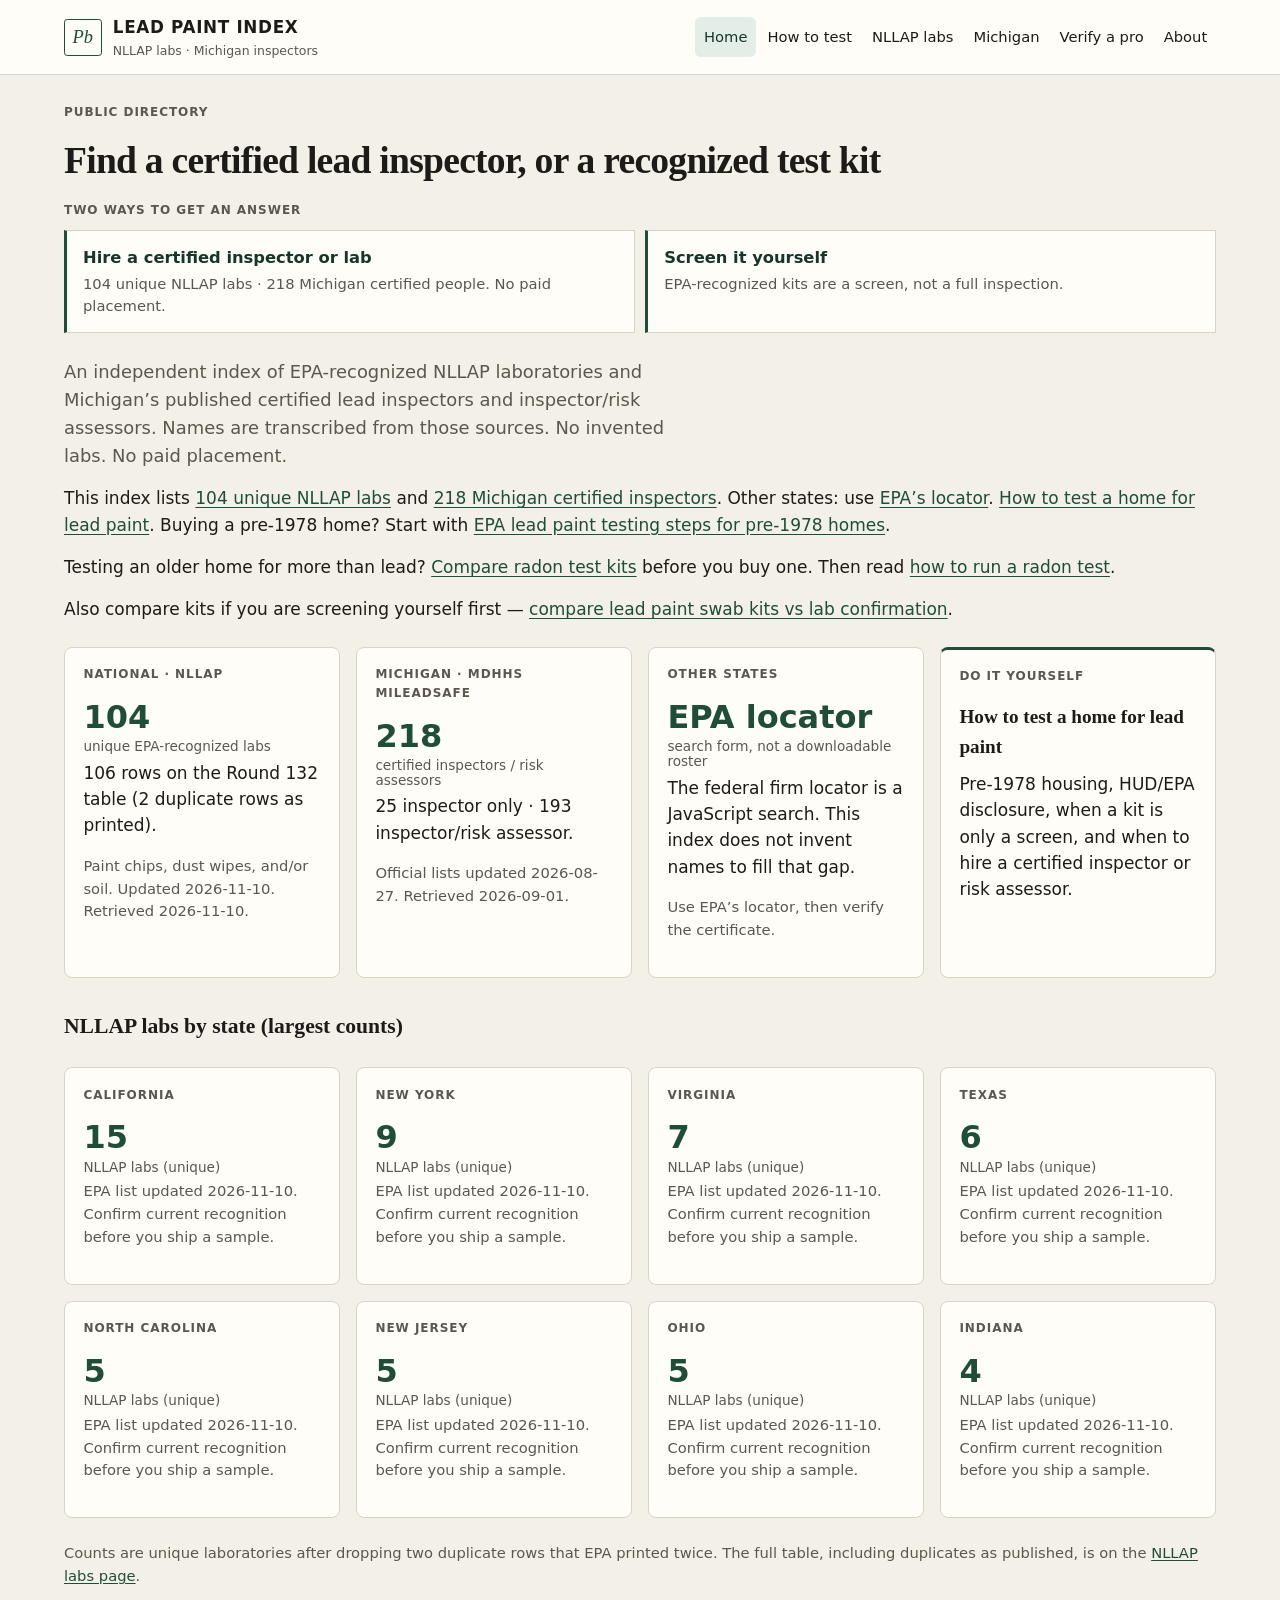
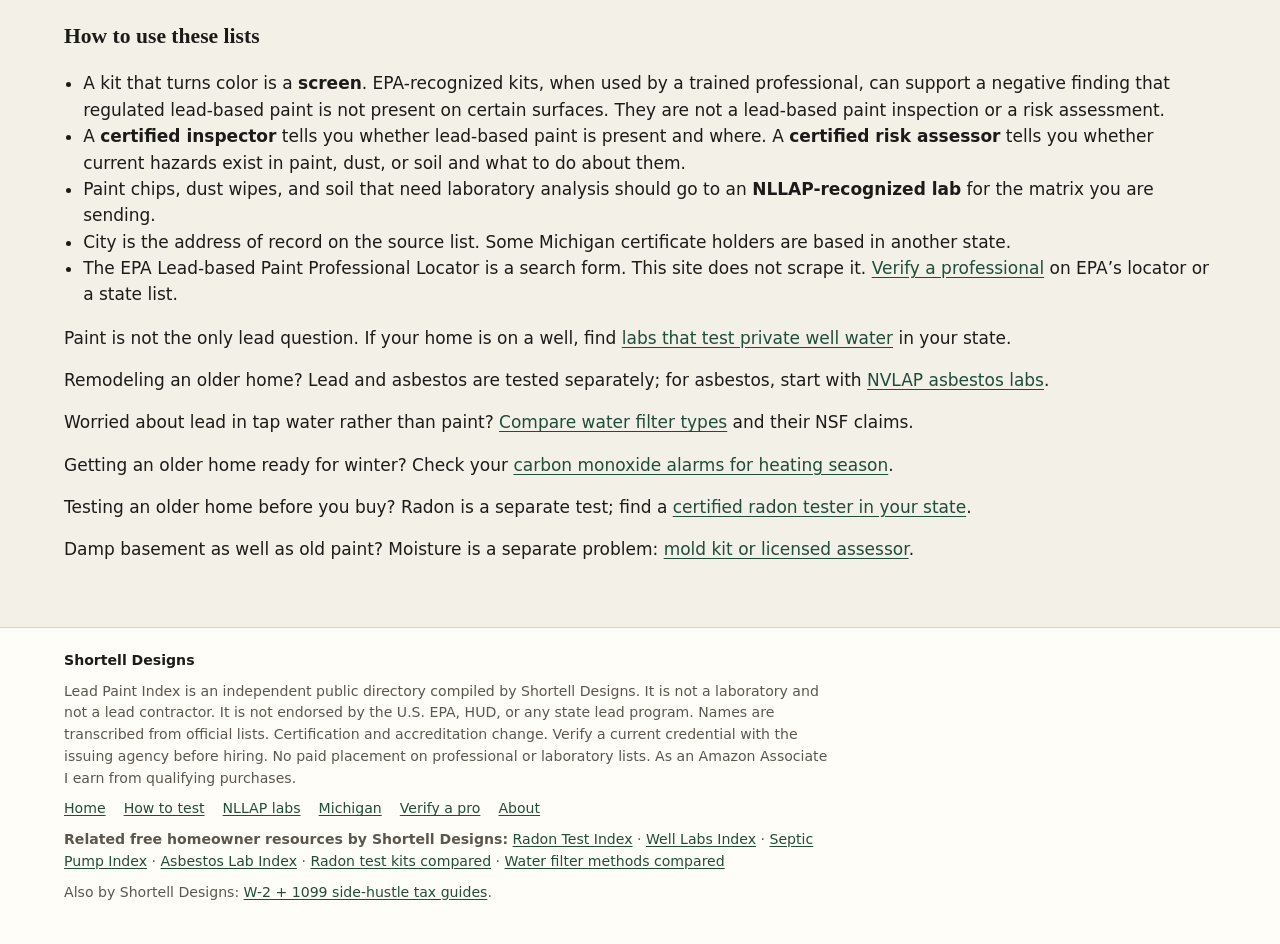
<file: index.html>
<!DOCTYPE html>
<html lang="en">
<head>
  <meta charset="utf-8">
  <meta name="viewport" content="width=device-width, initial-scale=1">
  <title>Find a Certified Lead Inspector or NLLAP Lab</title>
  <meta name="description" content="Independent index of 104 unique EPA NLLAP labs and 218 Michigan certified inspectors. Other states: use EPA’s locator. No invented names. No paid placement.">
  <link rel="canonical" href="https://shortelldesigns.github.io/lead-paint-index/">
  <link rel="stylesheet" href="css/style.css">
</head>
<body>
  <a class="skip" href="#main">Skip to content</a>
  <header class="site-header">
    <div class="header-inner">
      <a class="brand" href="index.html">
        <span class="brand-mark" aria-hidden="true">Pb</span>
        <span class="brand-text">
          <span class="brand-name">Lead Paint Index</span>
          <span class="brand-sub">NLLAP labs · Michigan inspectors</span>
        </span>
      </a>
      <nav aria-label="Primary">
        <a href="index.html" aria-current="page">Home</a>
        <a href="how-to.html">How to test</a>
        <a href="labs.html">NLLAP labs</a>
        <a href="michigan.html">Michigan</a>
        <a href="verify.html">Verify a pro</a>
        <a href="about.html">About</a>
      </nav>
    </div>
  </header>
  <main id="main">
    <div class="wrap">

      <p class="kicker">Public directory</p>
      <h1>Find a certified lead inspector, or a recognized test kit</h1>
<div class="paths">
        <p class="paths-label">Two ways to get an answer</p>
        <a class="path" href="labs.html">
          <strong>Hire a certified inspector or lab</strong>
          <span>104 unique NLLAP labs · 218 Michigan certified people. No paid placement.</span>
        </a>
        <a class="path" href="how-to.html">
          <strong>Screen it yourself</strong>
          <span>EPA-recognized kits are a screen, not a full inspection.</span>
        </a>
      </div>

      <p class="lede">An independent index of EPA-recognized NLLAP laboratories and Michigan’s published certified lead inspectors and inspector/risk assessors. Names are transcribed from those sources. No invented labs. No paid placement.</p>
      <p>This index lists <a href="labs.html">104 unique NLLAP labs</a>
      and <a href="michigan.html">218 Michigan certified inspectors</a>.
      Other states: use <a href="verify.html">EPA’s locator</a>.
      <a href="how-to.html">How to test a home for lead paint</a>.
      Buying a pre-1978 home? Start with <a href="how-to.html">EPA lead paint testing steps for pre-1978 homes</a>.</p>
      <p>Testing an older home for more than lead? <a href="https://shortelldesigns.github.io/diy-kit-index/radon-test-kits.html">Compare radon test kits</a> before you buy one. Then read <a href="https://shortelldesigns.github.io/radon-test-index/how-to-test.html">how to run a radon test</a>.</p>

            <p>Also compare kits if you are screening yourself first — <a href="https://shortelldesigns.github.io/diy-kit-index/lead-paint-test-kits.html">compare lead paint swab kits vs lab confirmation</a>.</p>

      <div class="grid states" id="counts">
        <a class="card" href="labs.html">
          <p class="kicker">National · NLLAP</p>
          <p class="stat">104<small>unique EPA-recognized labs</small></p>
          <p>106 rows on the Round 132 table (2 duplicate rows as printed).</p>
          <p class="meta">Paint chips, dust wipes, and/or soil. Updated 2026-11-10. Retrieved 2026-11-10.</p>
        </a>
        <a class="card" href="michigan.html">
          <p class="kicker">Michigan · MDHHS MiLeadSafe</p>
          <p class="stat">218<small>certified inspectors / risk assessors</small></p>
          <p>25 inspector only · 193 inspector/risk assessor.</p>
          <p class="meta">Official lists updated 2026-08-27. Retrieved 2026-09-01.</p>
        </a>
        <a class="card" href="verify.html">
          <p class="kicker">Other states</p>
          <p class="stat">EPA locator<small>search form, not a downloadable roster</small></p>
          <p>The federal firm locator is a JavaScript search. This index does not invent names to fill that gap.</p>
          <p class="meta">Use EPA’s locator, then verify the certificate.</p>
        </a>
        <a class="card card-howto" href="how-to.html">
          <p class="kicker">Do it yourself</p>
          <h2>How to test a home for lead paint</h2>
          <p>Pre-1978 housing, HUD/EPA disclosure, when a kit is only a screen, and when to hire a certified inspector or risk assessor.</p>
        </a>
      </div>

      <h2>NLLAP labs by state (largest counts)</h2>
      <div class="grid states">
        <a class="card" href="labs.html#st-CA">
          <p class="kicker">California</p>
          <p class="stat">15<small>NLLAP labs (unique)</small></p>
          <p class="meta">EPA list updated 2026-11-10. Confirm current recognition before you ship a sample.</p>
        </a>
        <a class="card" href="labs.html#st-NY">
          <p class="kicker">New York</p>
          <p class="stat">9<small>NLLAP labs (unique)</small></p>
          <p class="meta">EPA list updated 2026-11-10. Confirm current recognition before you ship a sample.</p>
        </a>
        <a class="card" href="labs.html#st-VA">
          <p class="kicker">Virginia</p>
          <p class="stat">7<small>NLLAP labs (unique)</small></p>
          <p class="meta">EPA list updated 2026-11-10. Confirm current recognition before you ship a sample.</p>
        </a>
        <a class="card" href="labs.html#st-TX">
          <p class="kicker">Texas</p>
          <p class="stat">6<small>NLLAP labs (unique)</small></p>
          <p class="meta">EPA list updated 2026-11-10. Confirm current recognition before you ship a sample.</p>
        </a>
        <a class="card" href="labs.html#st-NC">
          <p class="kicker">North Carolina</p>
          <p class="stat">5<small>NLLAP labs (unique)</small></p>
          <p class="meta">EPA list updated 2026-11-10. Confirm current recognition before you ship a sample.</p>
        </a>
        <a class="card" href="labs.html#st-NJ">
          <p class="kicker">New Jersey</p>
          <p class="stat">5<small>NLLAP labs (unique)</small></p>
          <p class="meta">EPA list updated 2026-11-10. Confirm current recognition before you ship a sample.</p>
        </a>
        <a class="card" href="labs.html#st-OH">
          <p class="kicker">Ohio</p>
          <p class="stat">5<small>NLLAP labs (unique)</small></p>
          <p class="meta">EPA list updated 2026-11-10. Confirm current recognition before you ship a sample.</p>
        </a>
        <a class="card" href="labs.html#st-IN">
          <p class="kicker">Indiana</p>
          <p class="stat">4<small>NLLAP labs (unique)</small></p>
          <p class="meta">EPA list updated 2026-11-10. Confirm current recognition before you ship a sample.</p>
        </a>
      </div>
      <p class="meta">Counts are unique laboratories after dropping two duplicate rows that EPA printed twice. The full table, including duplicates as published, is on the <a href="labs.html">NLLAP labs page</a>.</p>

      <h2>How to use these lists</h2>
      <ul class="plain">
        <li>A kit that turns color is a <strong>screen</strong>. EPA-recognized kits, when used by a trained professional, can support a negative finding that regulated lead-based paint is not present on certain surfaces. They are not a lead-based paint inspection or a risk assessment.</li>
        <li>A <strong>certified inspector</strong> tells you whether lead-based paint is present and where. A <strong>certified risk assessor</strong> tells you whether current hazards exist in paint, dust, or soil and what to do about them.</li>
        <li>Paint chips, dust wipes, and soil that need laboratory analysis should go to an <strong>NLLAP-recognized lab</strong> for the matrix you are sending.</li>
        <li>City is the address of record on the source list. Some Michigan certificate holders are based in another state.</li>
        <li>The EPA Lead-based Paint Professional Locator is a search form. This site does not scrape it. <a href="verify.html">Verify a professional</a> on EPA’s locator or a state list.</li>
      </ul>
      <p>Paint is not the only lead question. If your home is on a well, find <a href="https://shortelldesigns.github.io/well-labs-index/">labs that test private well water</a> in your state.</p>
      <p>Remodeling an older home? Lead and asbestos are tested separately; for asbestos, start with <a href="https://shortelldesigns.github.io/asbestos-lab-index/">NVLAP asbestos labs</a>.</p>
      <p>Worried about lead in tap water rather than paint? <a href="https://shortelldesigns.github.io/diy-kit-index/water-filter-methods.html">Compare water filter types</a> and their NSF claims.</p>
      <p>Getting an older home ready for winter? Check your <a href="https://shortelldesigns.github.io/diy-kit-index/carbon-monoxide-alarms.html">carbon monoxide alarms for heating season</a>.</p>
      <p>Testing an older home before you buy? Radon is a separate test; find a <a href="https://shortelldesigns.github.io/radon-test-index/">certified radon tester in your state</a>.</p>
      <p>Damp basement as well as old paint? Moisture is a separate problem: <a href="https://shortelldesigns.github.io/mold-assessor-index/how-to.html">mold kit or licensed assessor</a>.</p>

    </div>
  </main>
  <footer class="site-footer">
    <div class="wrap">
      <p class="byline">Shortell Designs</p>
      <p>Lead Paint Index is an independent public directory compiled by Shortell Designs. It is not a laboratory and not a lead contractor. It is not endorsed by the U.S. EPA, HUD, or any state lead program. Names are transcribed from official lists. Certification and accreditation change. Verify a current credential with the issuing agency before hiring. No paid placement on professional or laboratory lists. As an Amazon Associate I earn from qualifying purchases.</p>
      <p class="foot-nav"><a href="index.html">Home</a> <a href="how-to.html">How to test</a> <a href="labs.html">NLLAP labs</a> <a href="michigan.html">Michigan</a> <a href="verify.html">Verify a pro</a> <a href="about.html">About</a></p>
      <p class="related-sites"><strong>Related free homeowner resources by Shortell Designs:</strong> <a href="https://shortelldesigns.github.io/radon-test-index/">Radon Test Index</a> · <a href="https://shortelldesigns.github.io/well-labs-index/">Well Labs Index</a> · <a href="https://shortelldesigns.github.io/septic-pump-index/">Septic Pump Index</a> · <a href="https://shortelldesigns.github.io/asbestos-lab-index/">Asbestos Lab Index</a> · <a href="https://shortelldesigns.github.io/diy-kit-index/radon-test-kits.html">Radon test kits compared</a> · <a href="https://shortelldesigns.github.io/diy-kit-index/water-filter-methods.html">Water filter methods compared</a></p>
      <p>Also by Shortell Designs: <a href="https://shortelldesigns.github.io/tax-kit-2026/">W-2 + 1099 side-hustle tax guides</a>.</p>
    </div>
</footer>
</body>
</html>
</file>
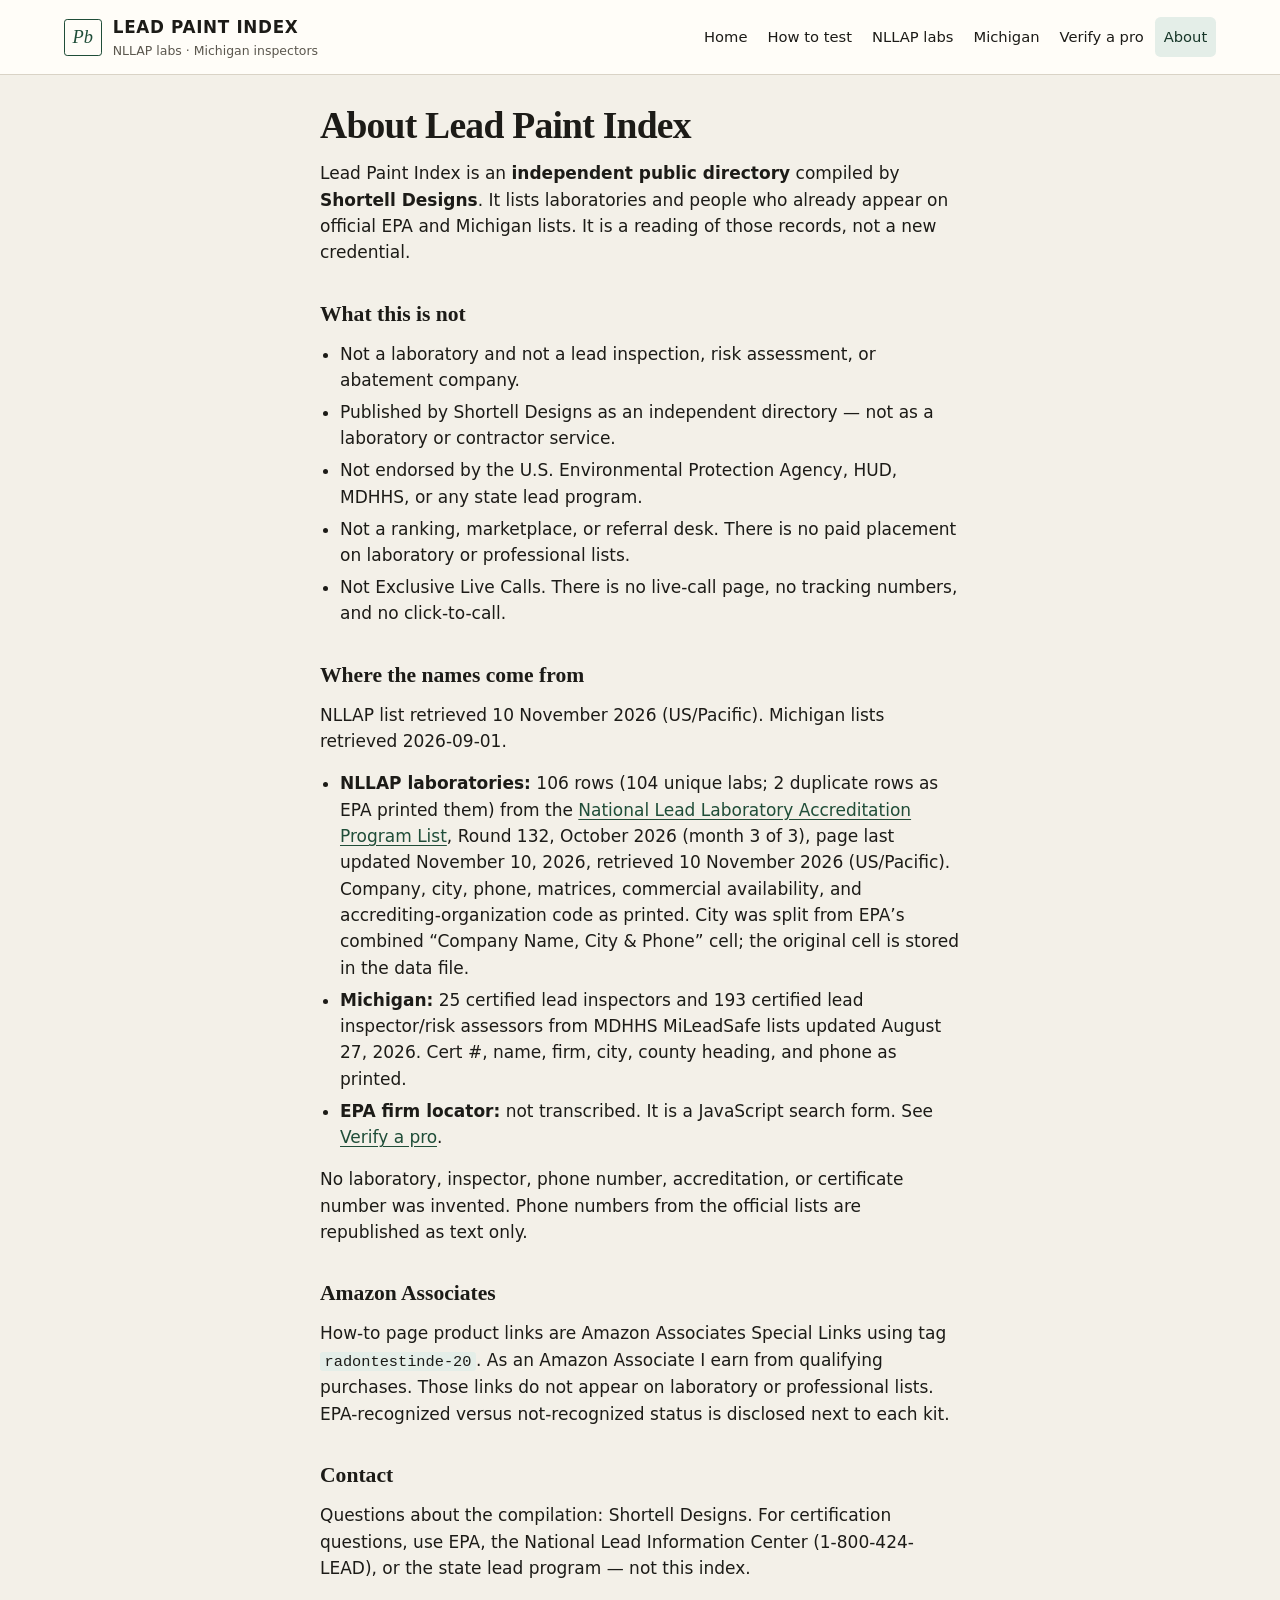
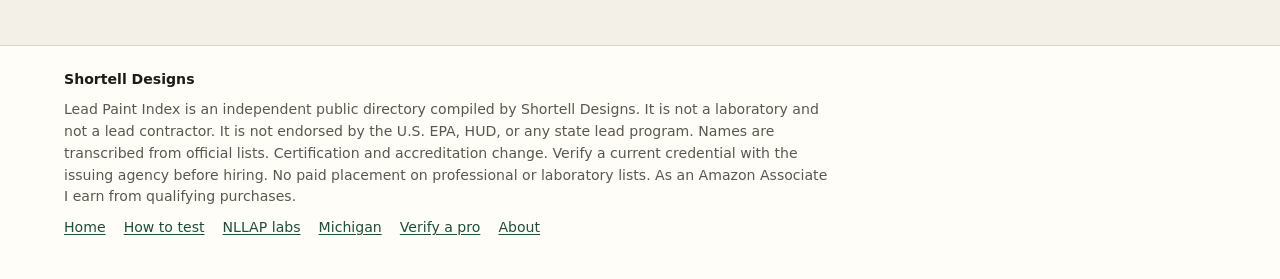
<file: about.html>
<!DOCTYPE html>
<html lang="en">
<head>
  <meta charset="utf-8">
  <meta name="viewport" content="width=device-width, initial-scale=1">
  <title>About Lead Paint Index</title>
  <meta name="description" content="Independent directory compiled by Shortell Designs. Names transcribed from EPA NLLAP Round 132 and Michigan MDHHS lists. Not a lab or contractor. No paid placement.">
  <link rel="canonical" href="https://shortelldesigns.github.io/lead-paint-index/about.html">
  <link rel="stylesheet" href="css/style.css">
</head>
<body>
  <a class="skip" href="#main">Skip to content</a>
  <header class="site-header">
    <div class="header-inner">
      <a class="brand" href="index.html">
        <span class="brand-mark" aria-hidden="true">Pb</span>
        <span class="brand-text">
          <span class="brand-name">Lead Paint Index</span>
          <span class="brand-sub">NLLAP labs · Michigan inspectors</span>
        </span>
      </a>
      <nav aria-label="Primary">
        <a href="index.html">Home</a>
        <a href="how-to.html">How to test</a>
        <a href="labs.html">NLLAP labs</a>
        <a href="michigan.html">Michigan</a>
        <a href="verify.html">Verify a pro</a>
        <a href="about.html" aria-current="page">About</a>
      </nav>
    </div>
  </header>
  <main id="main">
    <article class="wrap-prose prose">

      <h1>About Lead Paint Index</h1>
      <p>Lead Paint Index is an <strong>independent public directory</strong> compiled by <strong>Shortell Designs</strong>. It lists laboratories and people who already appear on official EPA and Michigan lists. It is a reading of those records, not a new credential.</p>
      <h2>What this is not</h2>
      <ul>
        <li>Not a laboratory and not a lead inspection, risk assessment, or abatement company.</li>
        <li>Published by Shortell Designs as an independent directory — not as a laboratory or contractor service.</li>
        <li>Not endorsed by the U.S. Environmental Protection Agency, HUD, MDHHS, or any state lead program.</li>
        <li>Not a ranking, marketplace, or referral desk. There is no paid placement on laboratory or professional lists.</li>
        <li>Not Exclusive Live Calls. There is no live-call page, no tracking numbers, and no click-to-call.</li>
      </ul>
      <h2>Where the names come from</h2>
      <p>NLLAP list retrieved 10 November 2026 (US/Pacific). Michigan lists retrieved 2026-09-01.</p>
      <ul>
        <li><strong>NLLAP laboratories:</strong> 106 rows (104 unique labs; 2 duplicate rows as EPA printed them) from the <a href="https://www.epa.gov/lead/national-lead-laboratory-accreditation-program-list">National Lead Laboratory Accreditation Program List</a>, Round 132, October 2026 (month 3 of 3), page last updated November 10, 2026, retrieved 10 November 2026 (US/Pacific). Company, city, phone, matrices, commercial availability, and accrediting-organization code as printed. City was split from EPA’s combined “Company Name, City &amp; Phone” cell; the original cell is stored in the data file.</li>
        <li><strong>Michigan:</strong> 25 certified lead inspectors and 193 certified lead inspector/risk assessors from MDHHS MiLeadSafe lists updated August 27, 2026. Cert #, name, firm, city, county heading, and phone as printed.</li>
        <li><strong>EPA firm locator:</strong> not transcribed. It is a JavaScript search form. See <a href="verify.html">Verify a pro</a>.</li>
      </ul>
      <p>No laboratory, inspector, phone number, accreditation, or certificate number was invented. Phone numbers from the official lists are republished as text only.</p>
      <h2>Amazon Associates</h2>
      <p>How-to page product links are Amazon Associates Special Links using tag <code>radontestinde-20</code>. As an Amazon Associate I earn from qualifying purchases. Those links do not appear on laboratory or professional lists. EPA-recognized versus not-recognized status is disclosed next to each kit.</p>
      <h2>Contact</h2>
      <p>Questions about the compilation: Shortell Designs. For certification questions, use EPA, the National Lead Information Center (1-800-424-LEAD), or the state lead program — not this index.</p>

    </article>
  </main>
  <footer class="site-footer">
    <div class="wrap">
      <p class="byline">Shortell Designs</p>
      <p>Lead Paint Index is an independent public directory compiled by Shortell Designs. It is not a laboratory and not a lead contractor. It is not endorsed by the U.S. EPA, HUD, or any state lead program. Names are transcribed from official lists. Certification and accreditation change. Verify a current credential with the issuing agency before hiring. No paid placement on professional or laboratory lists. As an Amazon Associate I earn from qualifying purchases.</p>
      <p class="foot-nav"><a href="index.html">Home</a> <a href="how-to.html">How to test</a> <a href="labs.html">NLLAP labs</a> <a href="michigan.html">Michigan</a> <a href="verify.html">Verify a pro</a> <a href="about.html">About</a></p>
    </div>
  </footer>
</body>
</html>
</file>
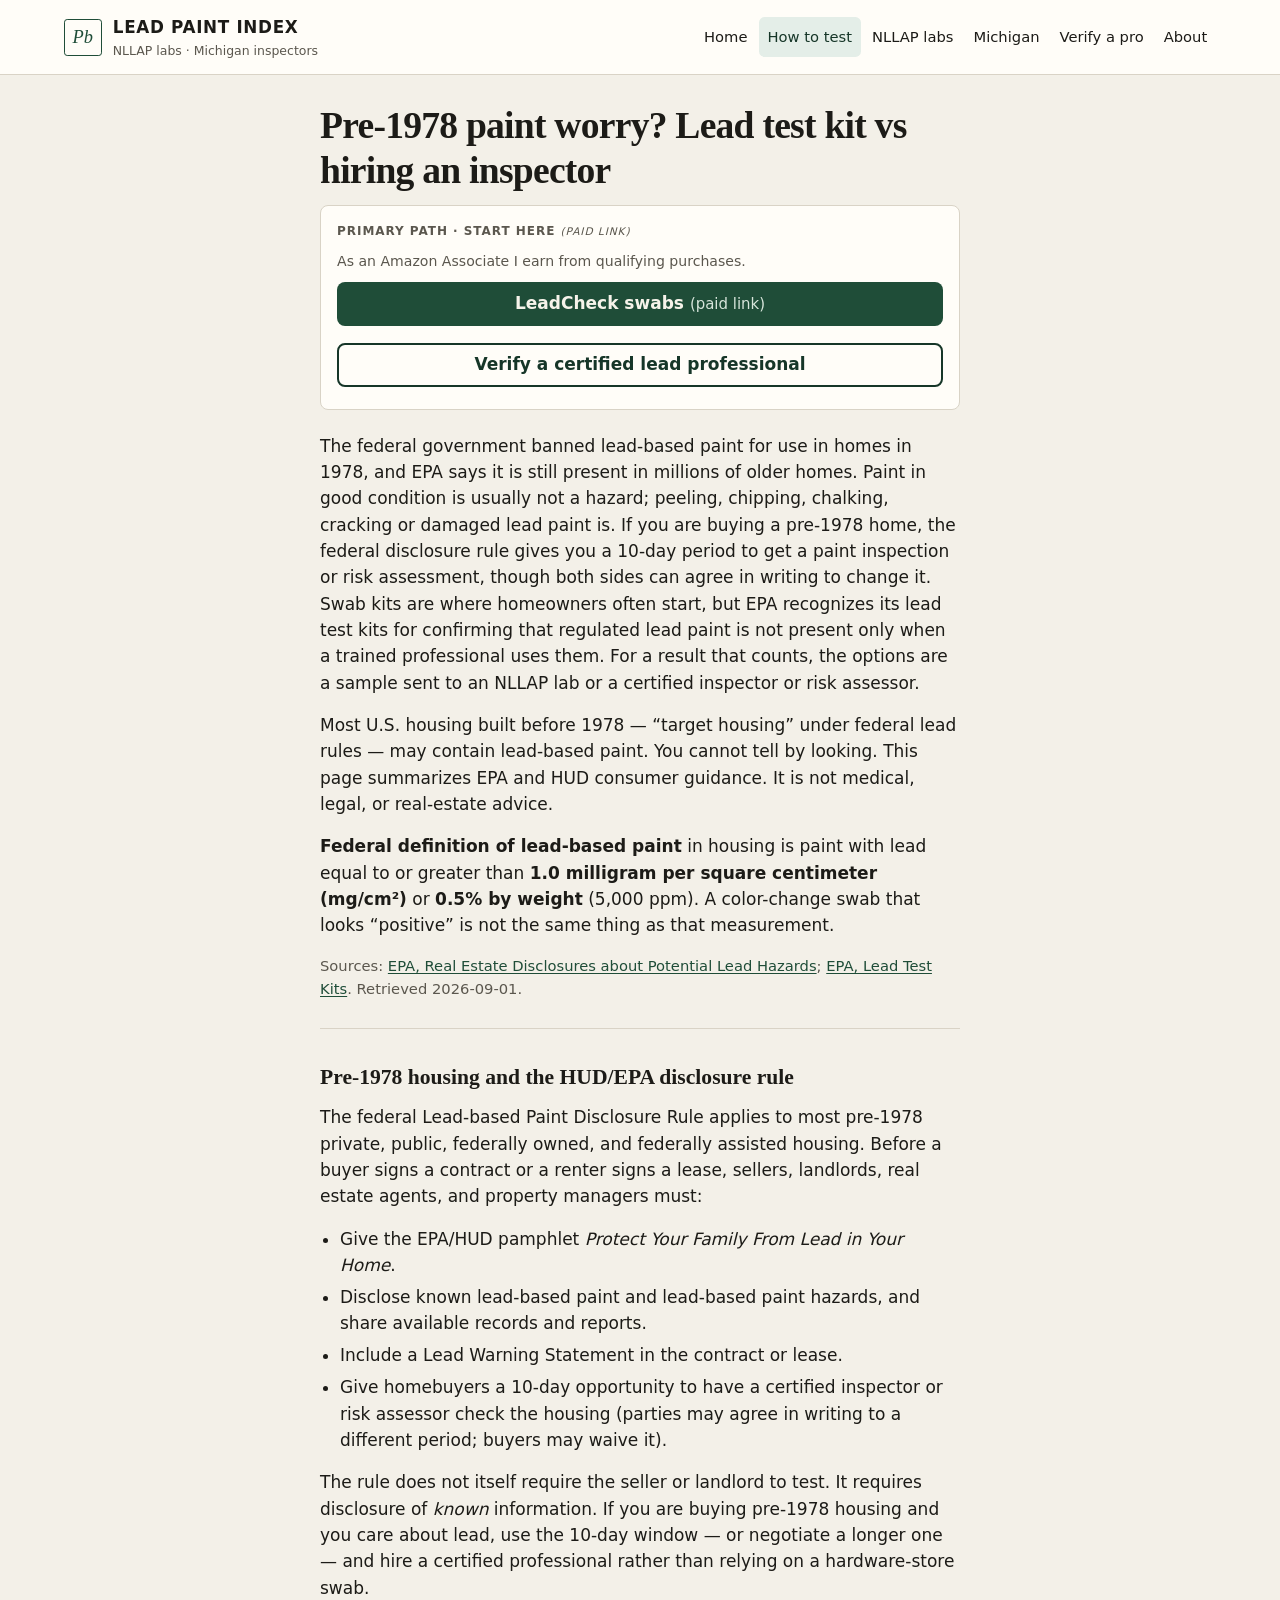
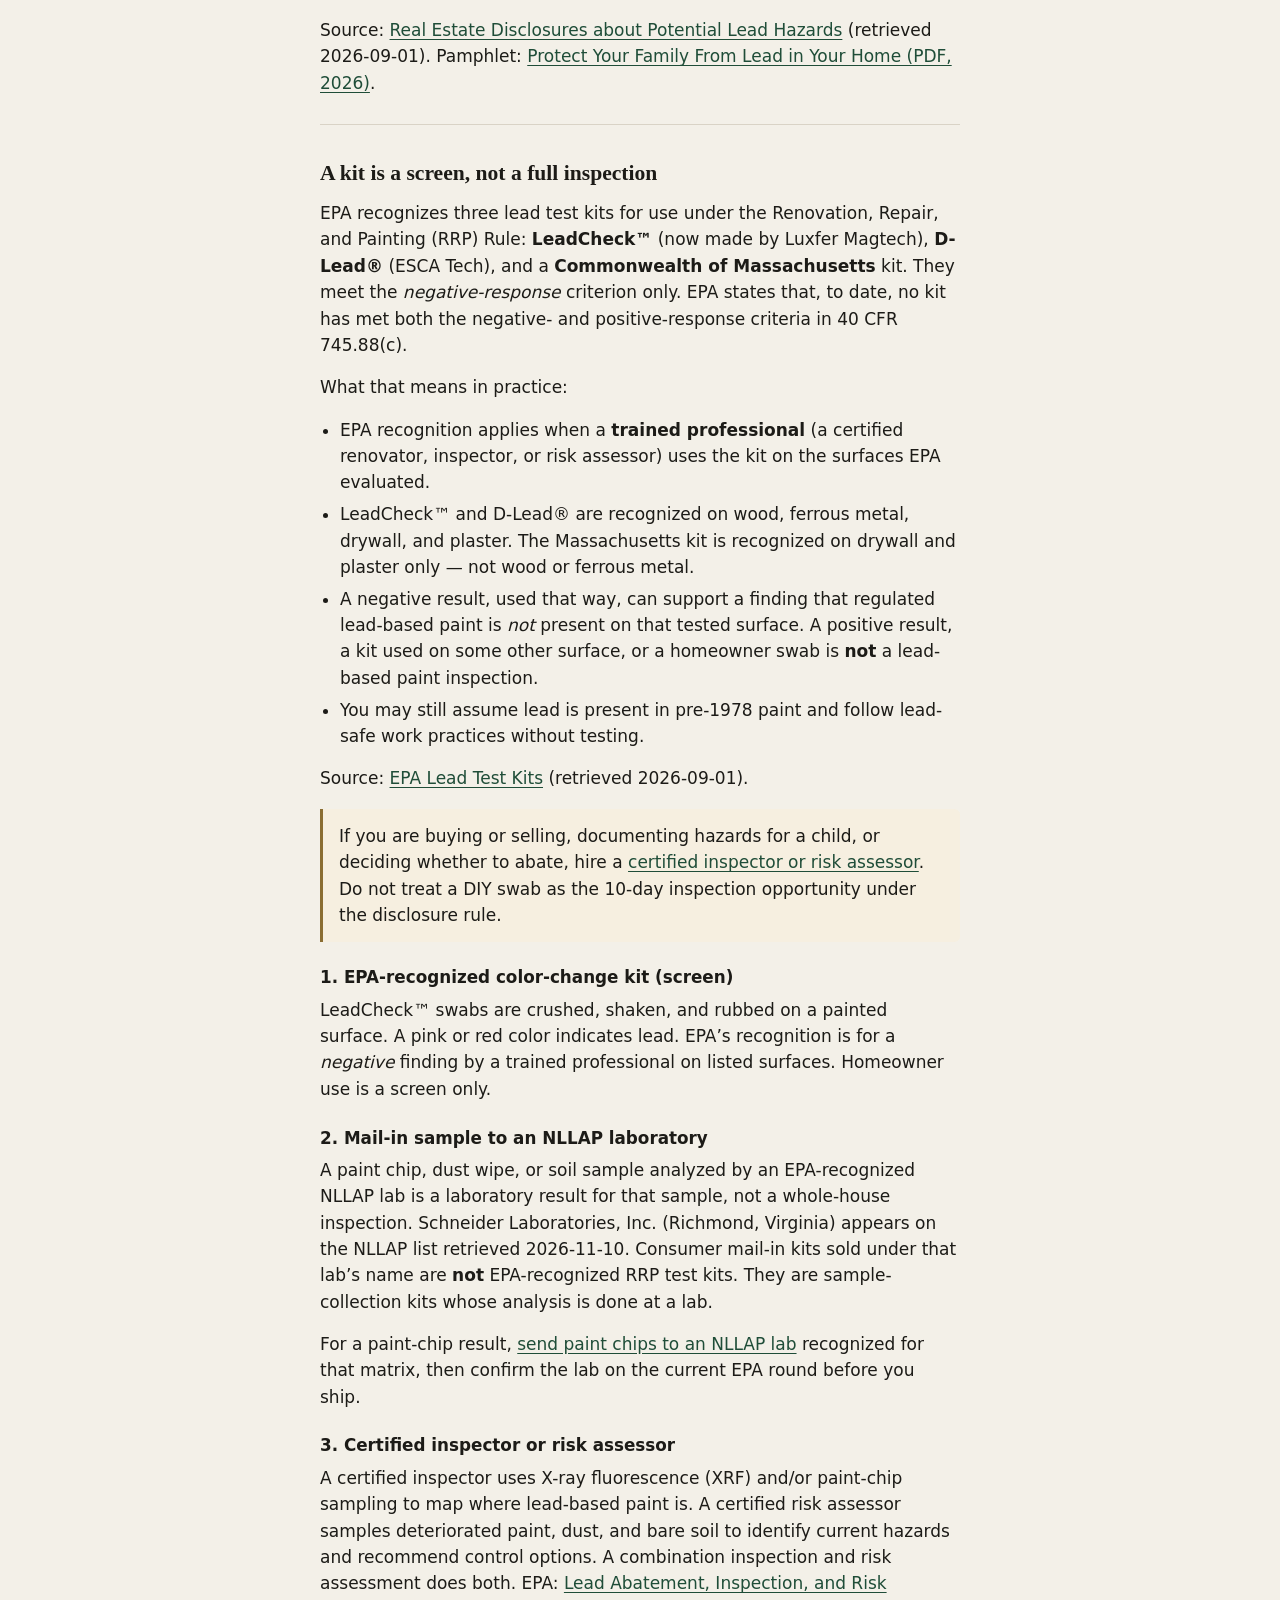
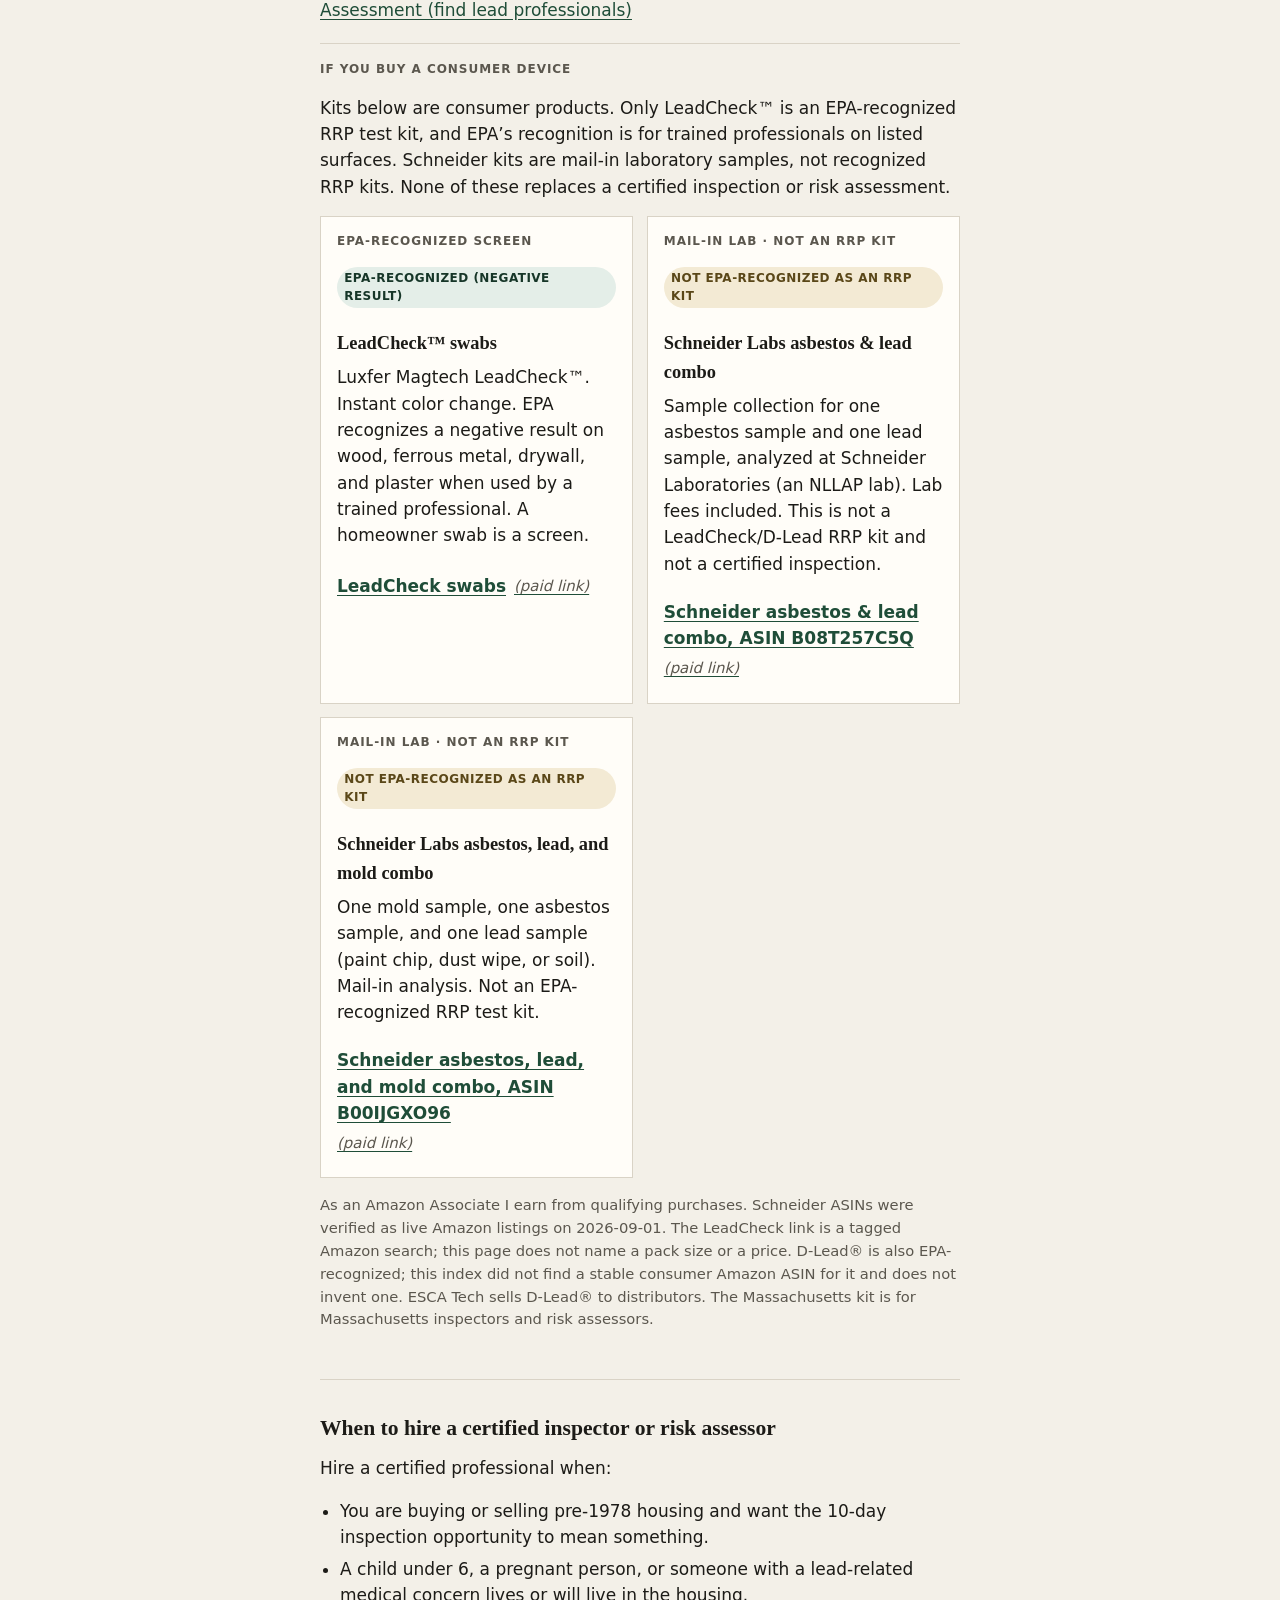
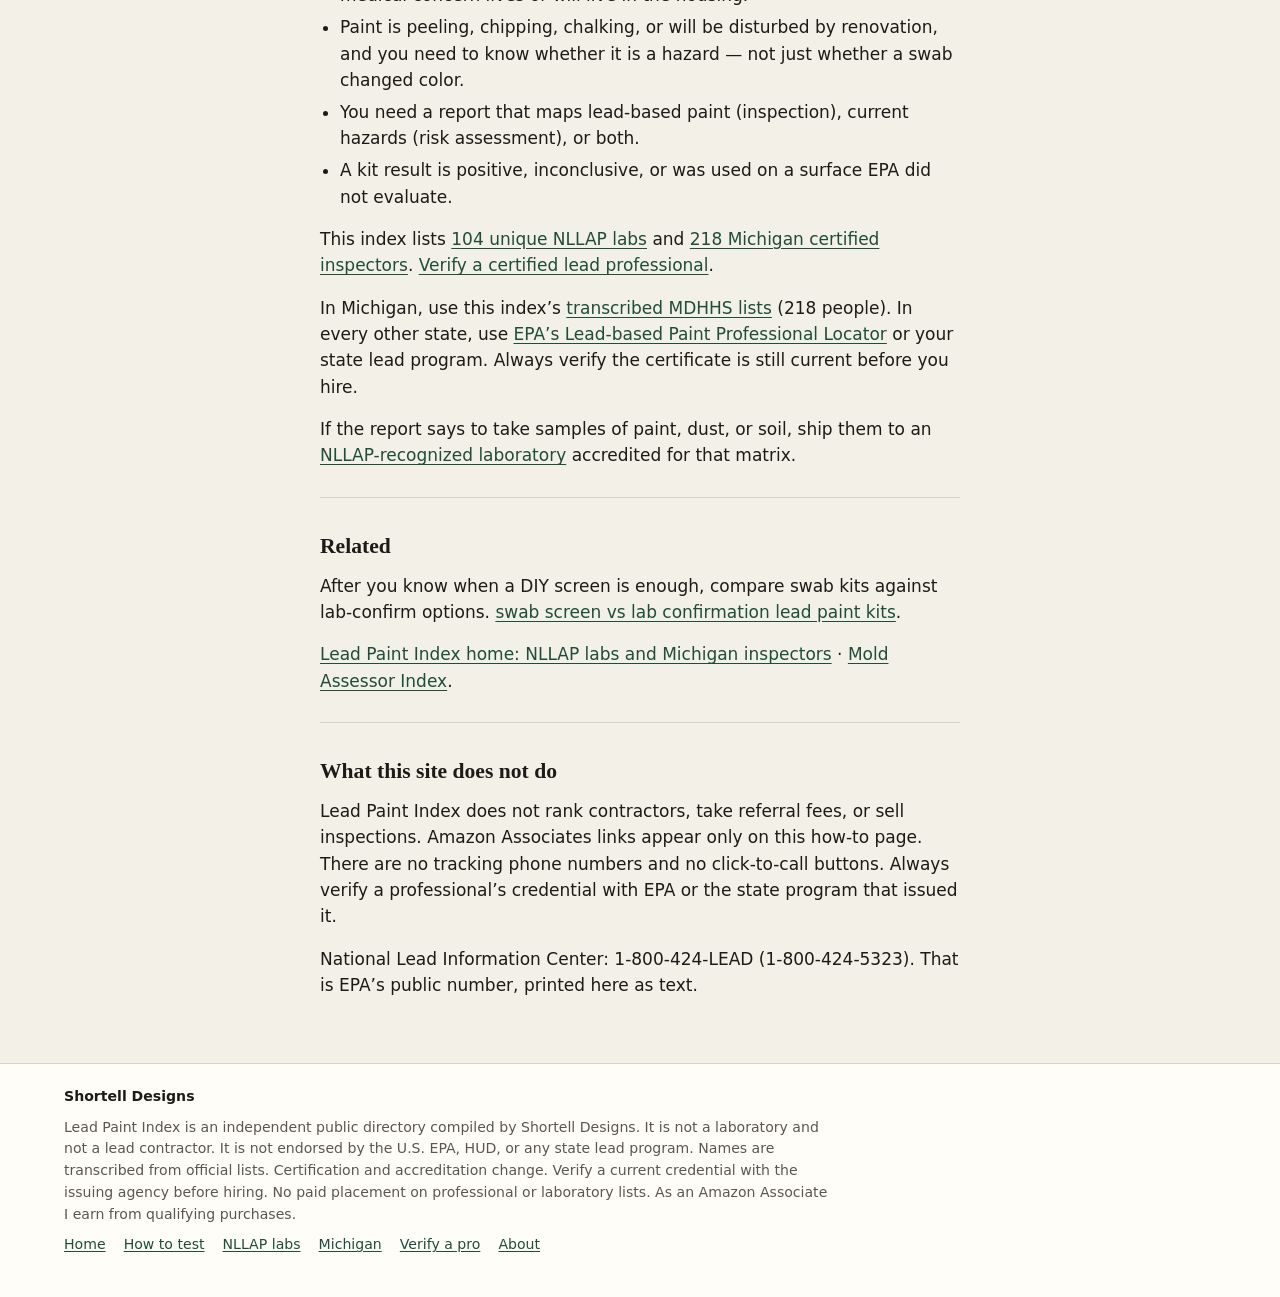
<file: how-to.html>
<!DOCTYPE html>
<html lang="en">
<head>
  <meta charset="utf-8">
  <meta name="viewport" content="width=device-width, initial-scale=1">
  <title>Lead Paint Testing Before 1978: Kit, Lab or Inspector</title>
  <meta name="description" content="EPA: lead paint was banned for homes in 1978 and peeling paint is a hazard. Buyers get a 10-day inspection window. When a kit, NLLAP lab or inspector fits.">
  <link rel="canonical" href="https://shortelldesigns.github.io/lead-paint-index/how-to.html">
  <link rel="stylesheet" href="css/style.css">
</head>
<body>
  <a class="skip" href="#main">Skip to content</a>
  <header class="site-header">
    <div class="header-inner">
      <a class="brand" href="index.html">
        <span class="brand-mark" aria-hidden="true">Pb</span>
        <span class="brand-text">
          <span class="brand-name">Lead Paint Index</span>
          <span class="brand-sub">NLLAP labs · Michigan inspectors</span>
        </span>
      </a>
      <nav aria-label="Primary">
        <a href="index.html">Home</a>
        <a href="how-to.html" aria-current="page">How to test</a>
        <a href="labs.html">NLLAP labs</a>
        <a href="michigan.html">Michigan</a>
        <a href="verify.html">Verify a pro</a>
        <a href="about.html">About</a>
      </nav>
    </div>
  </header>
  <main id="main">
    <article class="wrap-prose prose">

      <h1>Pre-1978 paint worry? Lead test kit vs hiring an inspector</h1>
      <aside class="primary-pick fold-cta" aria-label="Choose a path">
        <p class="kicker">Primary path · start here <span class="paid">(paid link)</span></p>
        <p class="pick-note">As an Amazon Associate I earn from qualifying purchases.</p>
        <ul class="pick-links">
          <li><a rel="sponsored nofollow" class="kit-link" href="https://www.amazon.com/s?k=3M+LeadCheck+swabs&amp;tag=radontestinde-20">LeadCheck swabs <span class="paid">(paid link)</span></a></li>
          <li><a class="btn btn-secondary" href="verify.html">Verify a certified lead professional</a></li>
        </ul>
      </aside>

      <p class="intro">The federal government banned lead-based paint for use in homes in 1978, and EPA says it is still present in millions of older homes. Paint in good condition is usually not a hazard; peeling, chipping, chalking, cracking or damaged lead paint is. If you are buying a pre-1978 home, the federal disclosure rule gives you a 10-day period to get a paint inspection or risk assessment, though both sides can agree in writing to change it. Swab kits are where homeowners often start, but EPA recognizes its lead test kits for confirming that regulated lead paint is not present only when a trained professional uses them. For a result that counts, the options are a sample sent to an NLLAP lab or a certified inspector or risk assessor.</p>
      <p>Most U.S. housing built before 1978 — “target housing” under federal lead rules — may contain lead-based paint. You cannot tell by looking. This page summarizes EPA and HUD consumer guidance. It is not medical, legal, or real-estate advice.</p>
      <p><strong>Federal definition of lead-based paint</strong> in housing is paint with lead equal to or greater than <strong>1.0 milligram per square centimeter (mg/cm²)</strong> or <strong>0.5% by weight</strong> (5,000 ppm). A color-change swab that looks “positive” is not the same thing as that measurement.</p>
      <p class="meta">Sources: <a href="https://www.epa.gov/lead/real-estate-disclosures-about-potential-lead-hazards">EPA, Real Estate Disclosures about Potential Lead Hazards</a>; <a href="https://www.epa.gov/lead/testkits">EPA, Lead Test Kits</a>. Retrieved 2026-09-01.</p>
      <hr>
      <h2>Pre-1978 housing and the HUD/EPA disclosure rule</h2>
      <p>The federal Lead-based Paint Disclosure Rule applies to most pre-1978 private, public, federally owned, and federally assisted housing. Before a buyer signs a contract or a renter signs a lease, sellers, landlords, real estate agents, and property managers must:</p>
      <ul>
        <li>Give the EPA/HUD pamphlet <cite>Protect Your Family From Lead in Your Home</cite>.</li>
        <li>Disclose known lead-based paint and lead-based paint hazards, and share available records and reports.</li>
        <li>Include a Lead Warning Statement in the contract or lease.</li>
        <li>Give homebuyers a 10-day opportunity to have a certified inspector or risk assessor check the housing (parties may agree in writing to a different period; buyers may waive it).</li>
      </ul>
      <p>The rule does not itself require the seller or landlord to test. It requires disclosure of <em>known</em> information. If you are buying pre-1978 housing and you care about lead, use the 10-day window — or negotiate a longer one — and hire a certified professional rather than relying on a hardware-store swab.</p>
      <p>Source: <a href="https://www.epa.gov/lead/real-estate-disclosures-about-potential-lead-hazards">Real Estate Disclosures about Potential Lead Hazards</a> (retrieved 2026-09-01). Pamphlet: <a href="https://www.epa.gov/system/files/documents/2026-02/protectyourfamily_pamphlet_2026_3.pdf">Protect Your Family From Lead in Your Home (PDF, 2026)</a>.</p>
      <hr>
      <h2>A kit is a screen, not a full inspection</h2>
      <p>EPA recognizes three lead test kits for use under the Renovation, Repair, and Painting (RRP) Rule: <strong>LeadCheck™</strong> (now made by Luxfer Magtech), <strong>D-Lead®</strong> (ESCA Tech), and a <strong>Commonwealth of Massachusetts</strong> kit. They meet the <em>negative-response</em> criterion only. EPA states that, to date, no kit has met both the negative- and positive-response criteria in 40 CFR 745.88(c).</p>
      <p>What that means in practice:</p>
      <ul>
        <li>EPA recognition applies when a <strong>trained professional</strong> (a certified renovator, inspector, or risk assessor) uses the kit on the surfaces EPA evaluated.</li>
        <li>LeadCheck™ and D-Lead® are recognized on wood, ferrous metal, drywall, and plaster. The Massachusetts kit is recognized on drywall and plaster only — not wood or ferrous metal.</li>
        <li>A negative result, used that way, can support a finding that regulated lead-based paint is <em>not</em> present on that tested surface. A positive result, a kit used on some other surface, or a homeowner swab is <strong>not</strong> a lead-based paint inspection.</li>
        <li>You may still assume lead is present in pre-1978 paint and follow lead-safe work practices without testing.</li>
      </ul>
      <p>Source: <a href="https://www.epa.gov/lead/testkits">EPA Lead Test Kits</a> (retrieved 2026-09-01).</p>
      <div class="note">
        <p>If you are buying or selling, documenting hazards for a child, or deciding whether to abate, hire a <a href="verify.html">certified inspector or risk assessor</a>. Do not treat a DIY swab as the 10-day inspection opportunity under the disclosure rule.</p>
      </div>
      <h3>1. EPA-recognized color-change kit (screen)</h3>
      <p>LeadCheck™ swabs are crushed, shaken, and rubbed on a painted surface. A pink or red color indicates lead. EPA’s recognition is for a <em>negative</em> finding by a trained professional on listed surfaces. Homeowner use is a screen only.</p>
      <h3>2. Mail-in sample to an NLLAP laboratory</h3>
      <p>A paint chip, dust wipe, or soil sample analyzed by an EPA-recognized NLLAP lab is a laboratory result for that sample, not a whole-house inspection. Schneider Laboratories, Inc. (Richmond, Virginia) appears on the NLLAP list retrieved 2026-11-10. Consumer mail-in kits sold under that lab’s name are <strong>not</strong> EPA-recognized RRP test kits. They are sample-collection kits whose analysis is done at a lab.</p>
      <p>For a paint-chip result, <a href="labs.html">send paint chips to an NLLAP lab</a> recognized for that matrix, then confirm the lab on the current EPA round before you ship.</p>
      <h3>3. Certified inspector or risk assessor</h3>
      <p>A certified inspector uses X-ray fluorescence (XRF) and/or paint-chip sampling to map where lead-based paint is. A certified risk assessor samples deteriorated paint, dust, and bare soil to identify current hazards and recommend control options. A combination inspection and risk assessment does both. EPA: <a href="https://www.epa.gov/lead/lead-abatement-inspection-and-risk-assessment">Lead Abatement, Inspection, and Risk Assessment (find lead professionals)</a></p>

      <div class="kit-block">
        <p class="kicker">If you buy a consumer device</p>
        <p class="kit-lead">Kits below are consumer products. Only LeadCheck™ is an EPA-recognized RRP test kit, and EPA’s recognition is for trained professionals on listed surfaces. Schneider kits are mail-in laboratory samples, not recognized RRP kits. None of these replaces a certified inspection or risk assessment.</p>
        <div class="kits">
          <article class="kit">
            <p class="kicker">EPA-recognized screen</p>
            <p><span class="rec rec-yes">EPA-recognized (negative result)</span></p>
            <h3>LeadCheck™ swabs</h3>
            <p>Luxfer Magtech LeadCheck™. Instant color change. EPA recognizes a negative result on wood, ferrous metal, drywall, and plaster when used by a trained professional. A homeowner swab is a screen.</p>
            <p><a rel="sponsored nofollow" class="kit-link" href="https://www.amazon.com/s?k=3M+LeadCheck+swabs&amp;tag=radontestinde-20">LeadCheck swabs <span class="paid">(paid link)</span></a></p>
          </article>
          <article class="kit">
            <p class="kicker">Mail-in lab · not an RRP kit</p>
            <p><span class="rec rec-no">Not EPA-recognized as an RRP kit</span></p>
            <h3>Schneider Labs asbestos &amp; lead combo</h3>
            <p>Sample collection for one asbestos sample and one lead sample, analyzed at Schneider Laboratories (an NLLAP lab). Lab fees included. This is not a LeadCheck/D-Lead RRP kit and not a certified inspection.</p>
            <p><a rel="sponsored nofollow" class="kit-link" href="https://www.amazon.com/Asbestos-Test-Schneider-Overnight-Shipping/dp/B08T257C5Q/?tag=radontestinde-20">Schneider asbestos &amp; lead combo, ASIN B08T257C5Q <span class="paid">(paid link)</span></a></p>
          </article>
          <article class="kit">
            <p class="kicker">Mail-in lab · not an RRP kit</p>
            <p><span class="rec rec-no">Not EPA-recognized as an RRP kit</span></p>
            <h3>Schneider Labs asbestos, lead, and mold combo</h3>
            <p>One mold sample, one asbestos sample, and one lead sample (paint chip, dust wipe, or soil). Mail-in analysis. Not an EPA-recognized RRP test kit.</p>
            <p><a rel="sponsored nofollow" class="kit-link" href="https://www.amazon.com/dp/B00IJGXO96/?tag=radontestinde-20">Schneider asbestos, lead, and mold combo, ASIN B00IJGXO96 <span class="paid">(paid link)</span></a></p>
          </article>
        </div>
        <p class="meta">As an Amazon Associate I earn from qualifying purchases. Schneider ASINs were verified as live Amazon listings on 2026-09-01. The LeadCheck link is a tagged Amazon search; this page does not name a pack size or a price. D-Lead® is also EPA-recognized; this index did not find a stable consumer Amazon ASIN for it and does not invent one. ESCA Tech sells D-Lead® to distributors. The Massachusetts kit is for Massachusetts inspectors and risk assessors.</p>
      </div>

      <hr>
      <h2>When to hire a certified inspector or risk assessor</h2>
      <p>Hire a certified professional when:</p>
      <ul>
        <li>You are buying or selling pre-1978 housing and want the 10-day inspection opportunity to mean something.</li>
        <li>A child under 6, a pregnant person, or someone with a lead-related medical concern lives or will live in the housing.</li>
        <li>Paint is peeling, chipping, chalking, or will be disturbed by renovation, and you need to know whether it is a hazard — not just whether a swab changed color.</li>
        <li>You need a report that maps lead-based paint (inspection), current hazards (risk assessment), or both.</li>
        <li>A kit result is positive, inconclusive, or was used on a surface EPA did not evaluate.</li>
      </ul>
      <p>This index lists <a href="labs.html">104 unique NLLAP labs</a>
      and <a href="michigan.html">218 Michigan certified inspectors</a>.
      <a href="verify.html">Verify a certified lead professional</a>.</p>
      <p>In Michigan, use this index’s <a href="michigan.html">transcribed MDHHS lists</a> (218 people). In every other state, use <a href="verify.html">EPA’s Lead-based Paint Professional Locator</a> or your state lead program. Always verify the certificate is still current before you hire.</p>
      <p>If the report says to take samples of paint, dust, or soil, ship them to an <a href="labs.html">NLLAP-recognized laboratory</a> accredited for that matrix.</p>
      <hr>
      <h2>Related</h2>
      <p>After you know when a DIY screen is enough, compare swab kits against lab-confirm options. <a href="https://shortelldesigns.github.io/diy-kit-index/lead-paint-test-kits.html">swab screen vs lab confirmation lead paint kits</a>.</p>
      <p><a href="./">Lead Paint Index home: NLLAP labs and Michigan inspectors</a> · <a href="https://shortelldesigns.github.io/mold-assessor-index/">Mold Assessor Index</a>.</p>
      <hr>
      <h2>What this site does not do</h2>
      <p>Lead Paint Index does not rank contractors, take referral fees, or sell inspections. Amazon Associates links appear only on this how-to page. There are no tracking phone numbers and no click-to-call buttons. Always verify a professional’s credential with EPA or the state program that issued it.</p>
      <p>National Lead Information Center: 1-800-424-LEAD (1-800-424-5323). That is EPA’s public number, printed here as text.</p>

    </article>
  </main>
  <footer class="site-footer">
    <div class="wrap">
      <p class="byline">Shortell Designs</p>
      <p>Lead Paint Index is an independent public directory compiled by Shortell Designs. It is not a laboratory and not a lead contractor. It is not endorsed by the U.S. EPA, HUD, or any state lead program. Names are transcribed from official lists. Certification and accreditation change. Verify a current credential with the issuing agency before hiring. No paid placement on professional or laboratory lists. As an Amazon Associate I earn from qualifying purchases.</p>
      <p class="foot-nav"><a href="index.html">Home</a> <a href="how-to.html">How to test</a> <a href="labs.html">NLLAP labs</a> <a href="michigan.html">Michigan</a> <a href="verify.html">Verify a pro</a> <a href="about.html">About</a></p>
    </div>
  </footer>
</body>
</html>
</file>
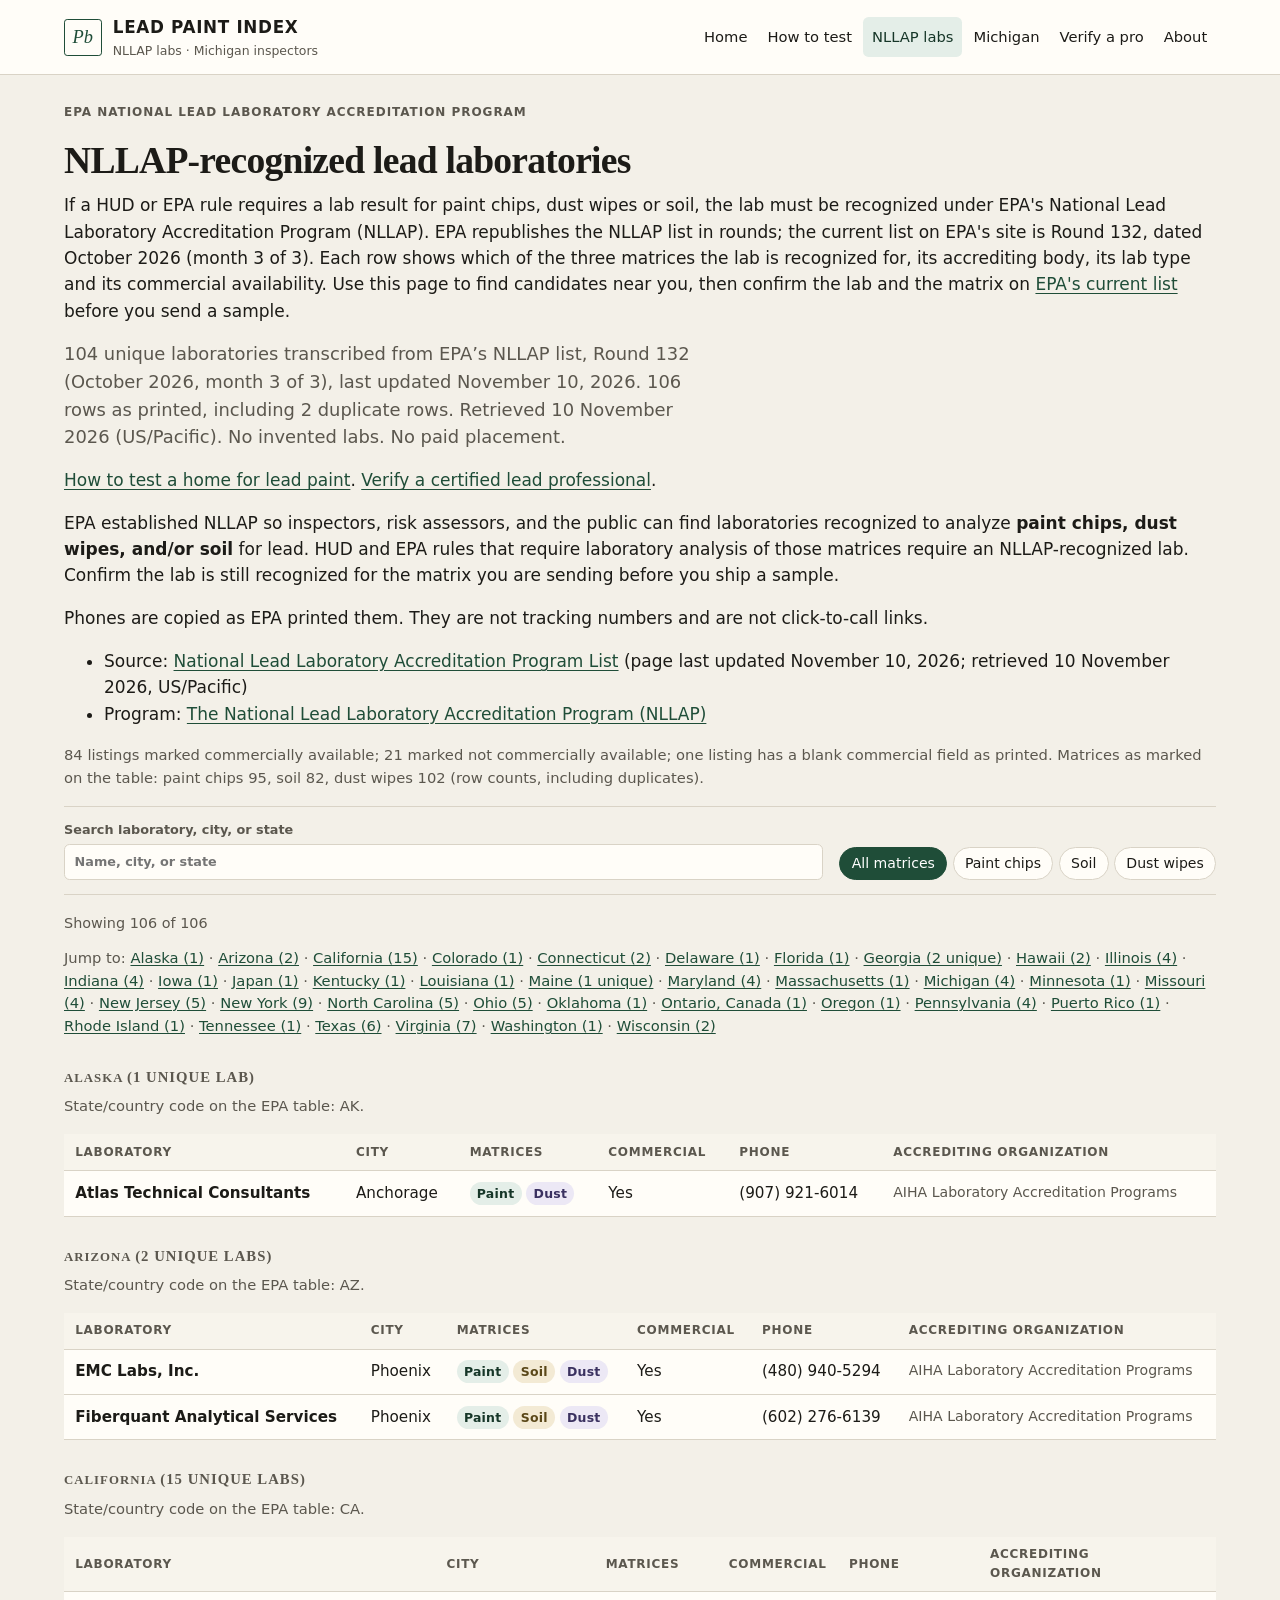
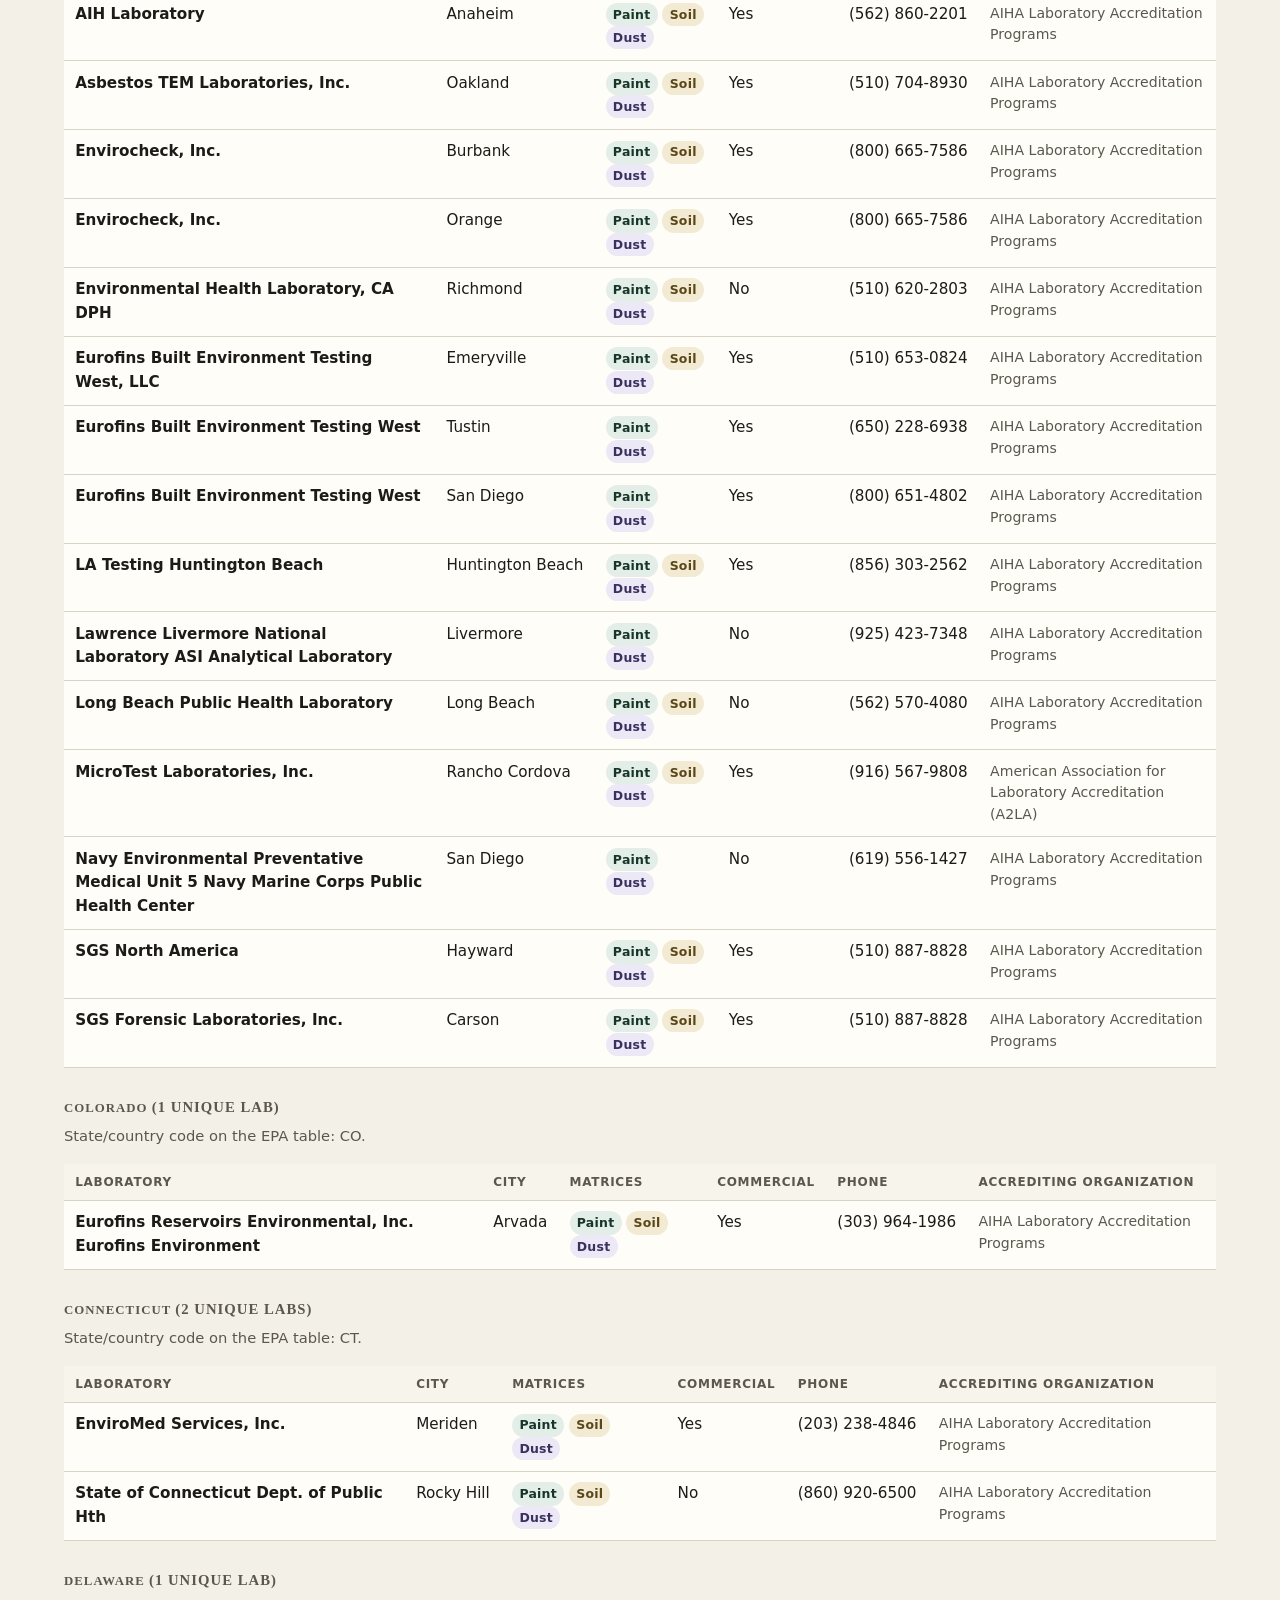
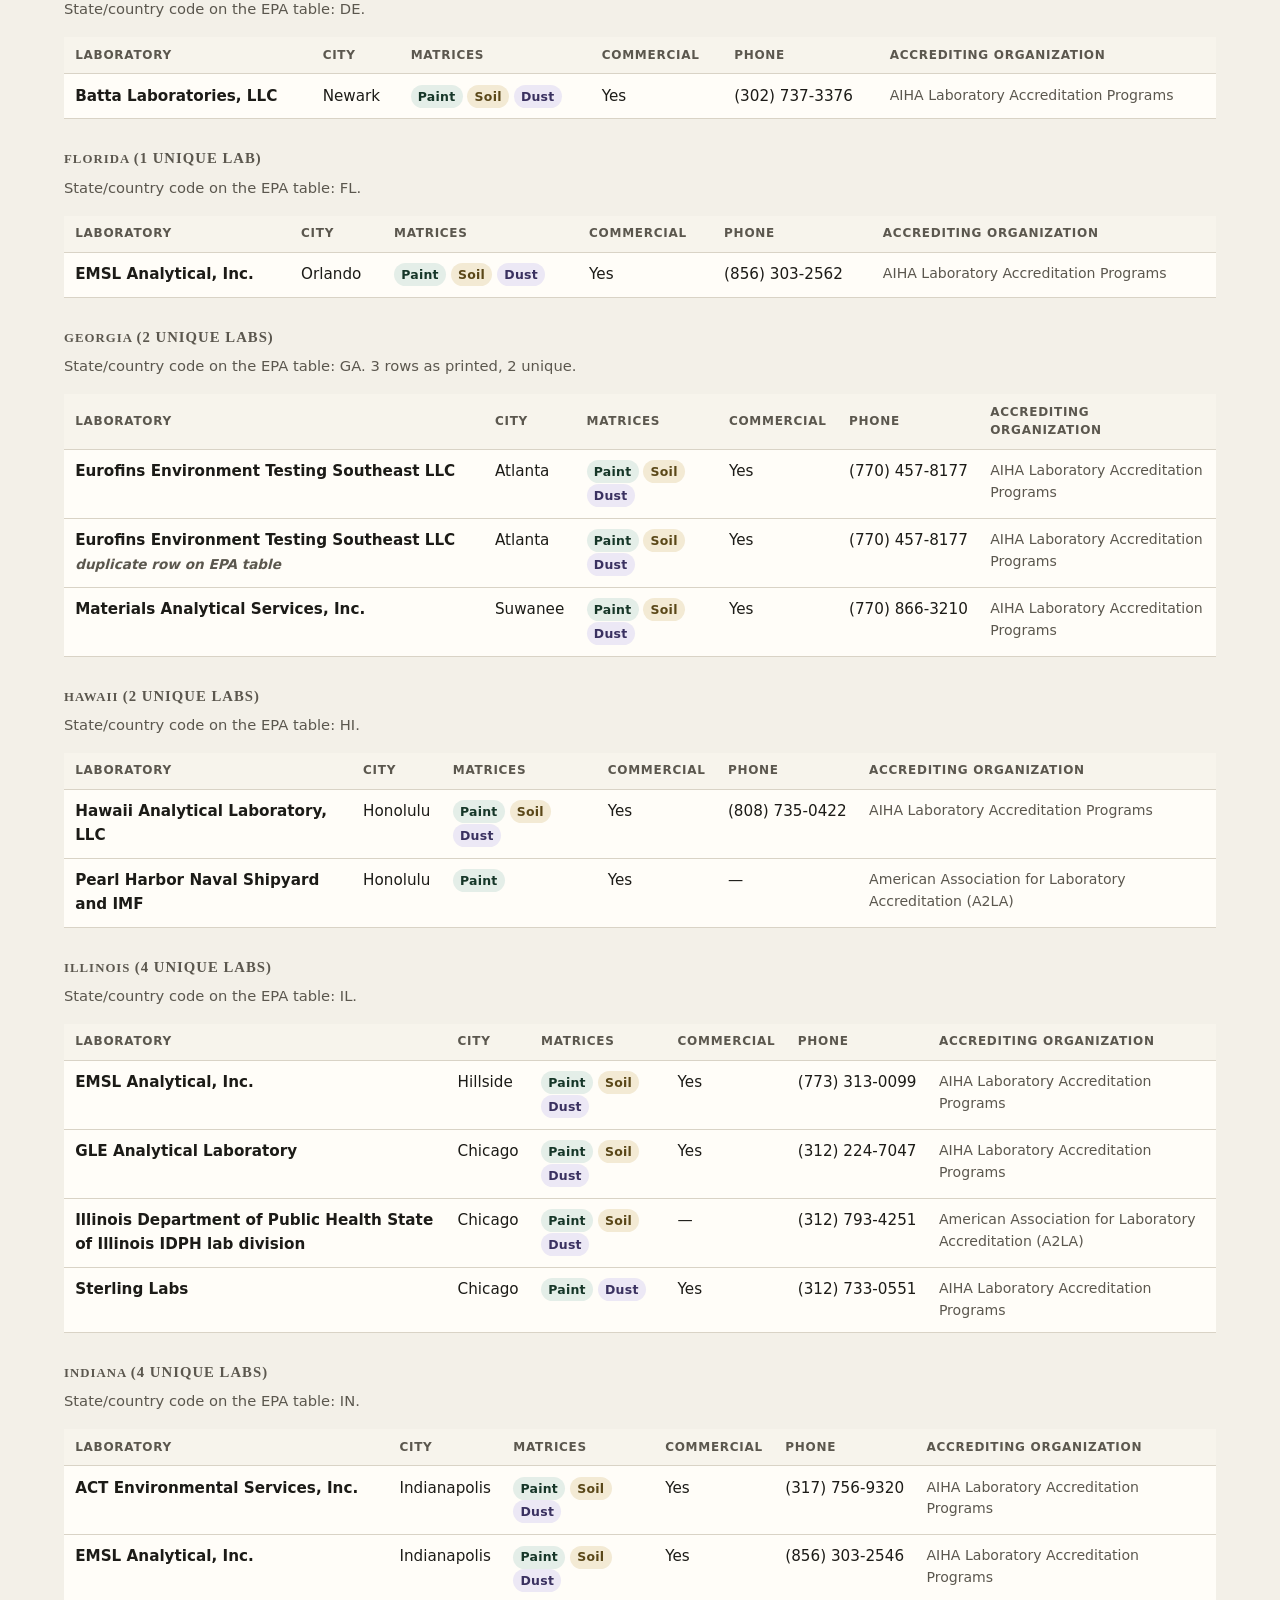
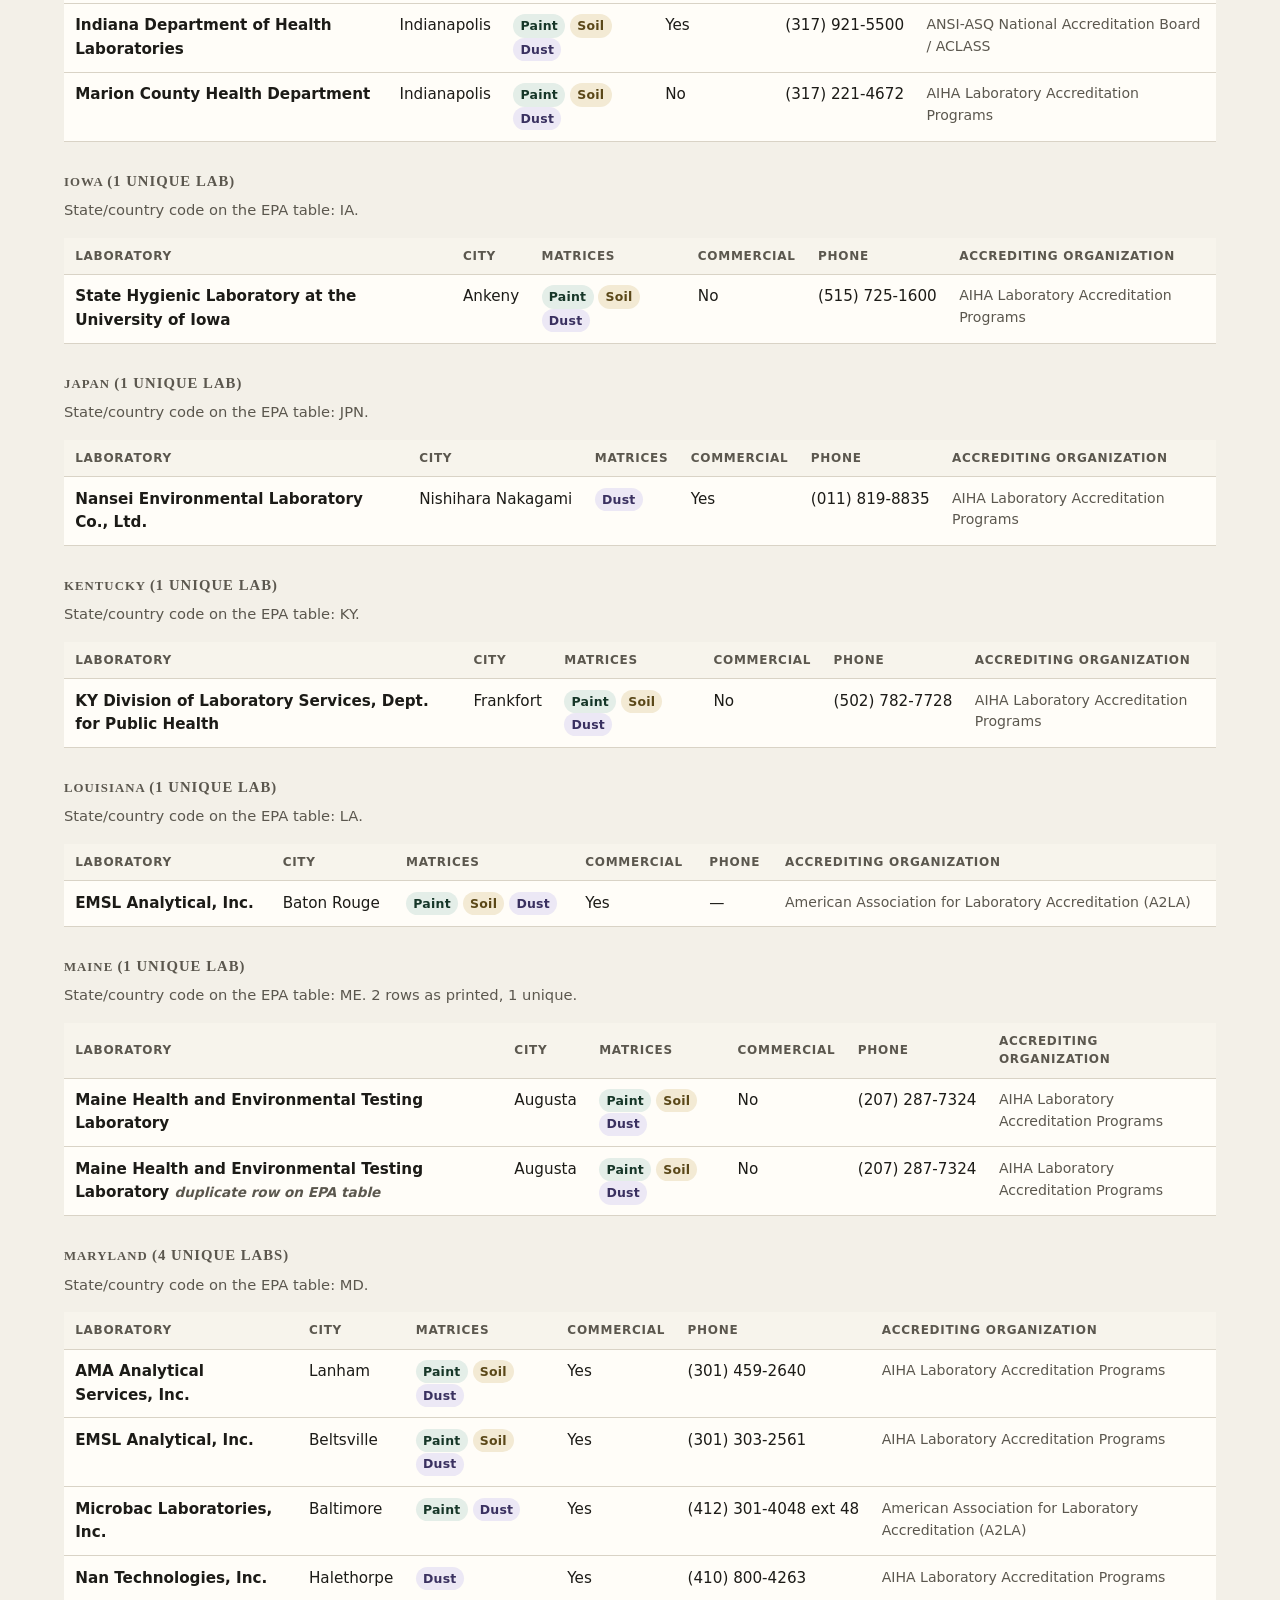
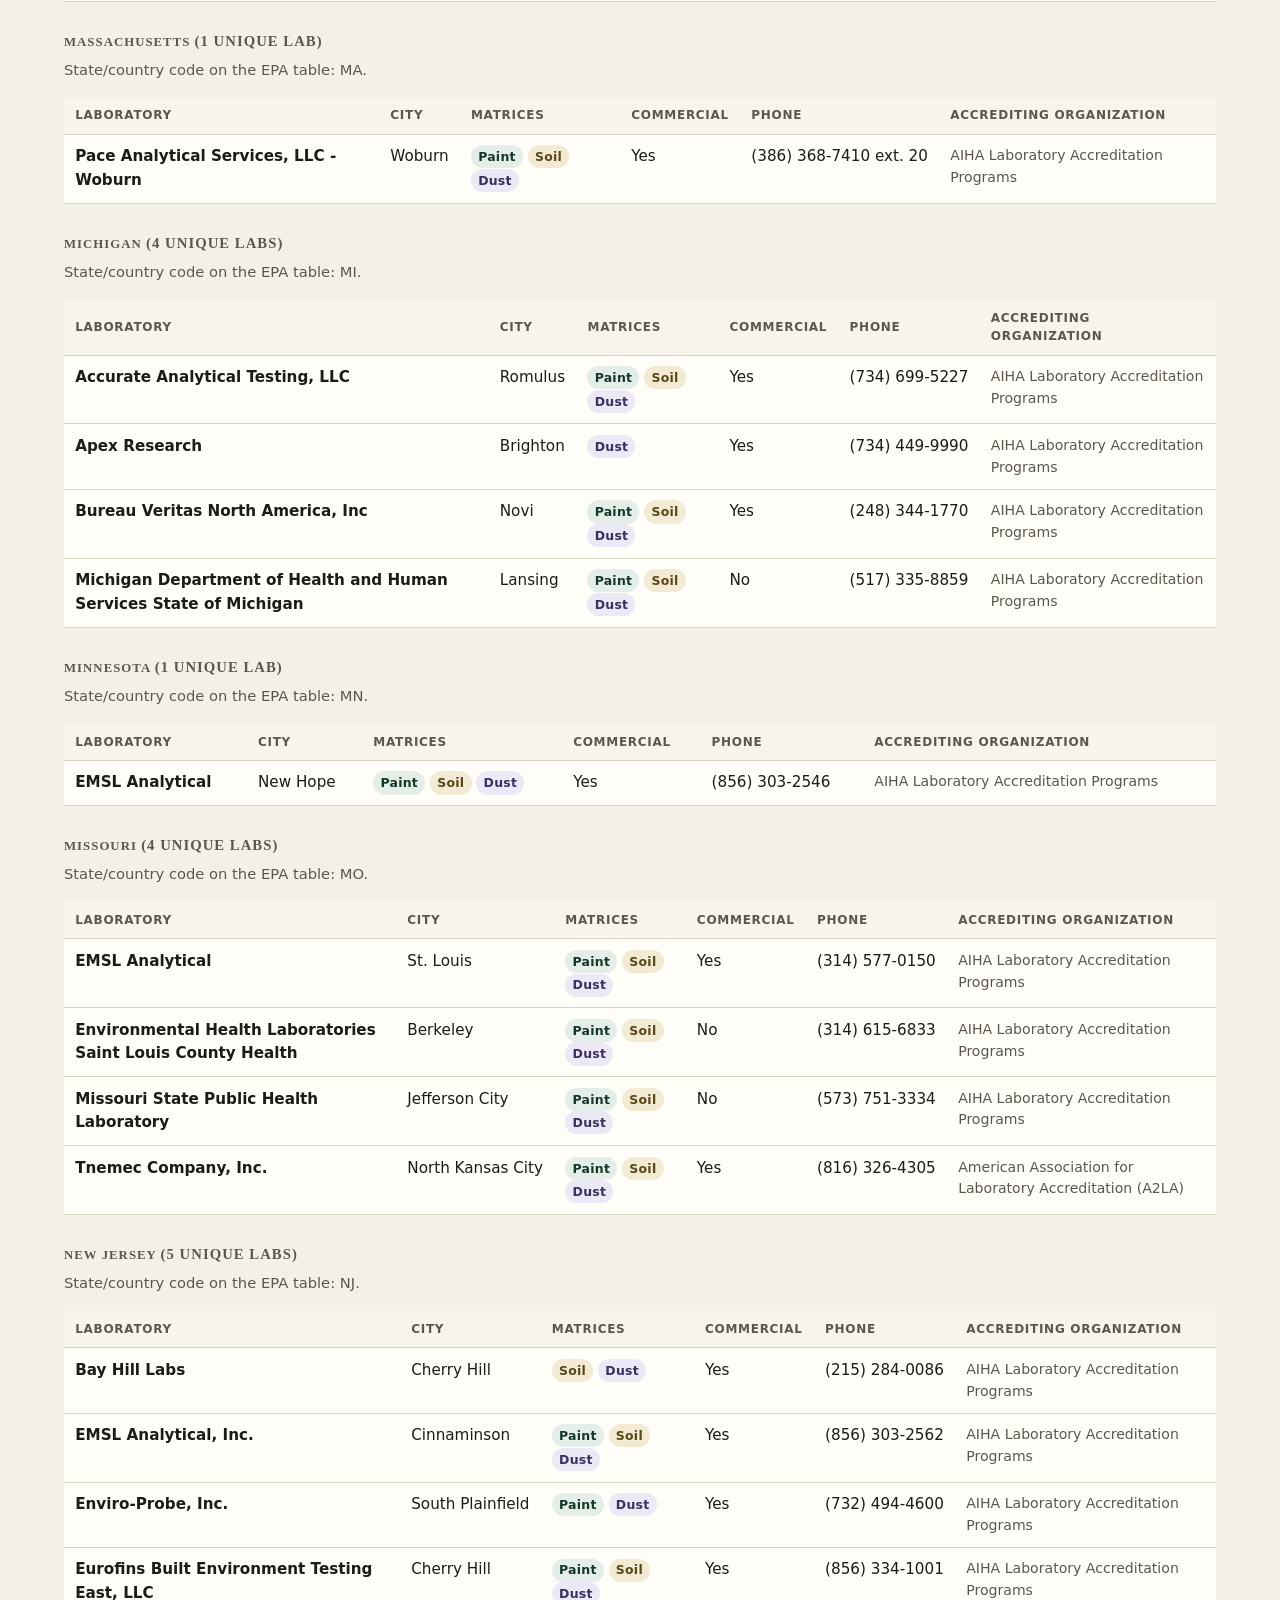
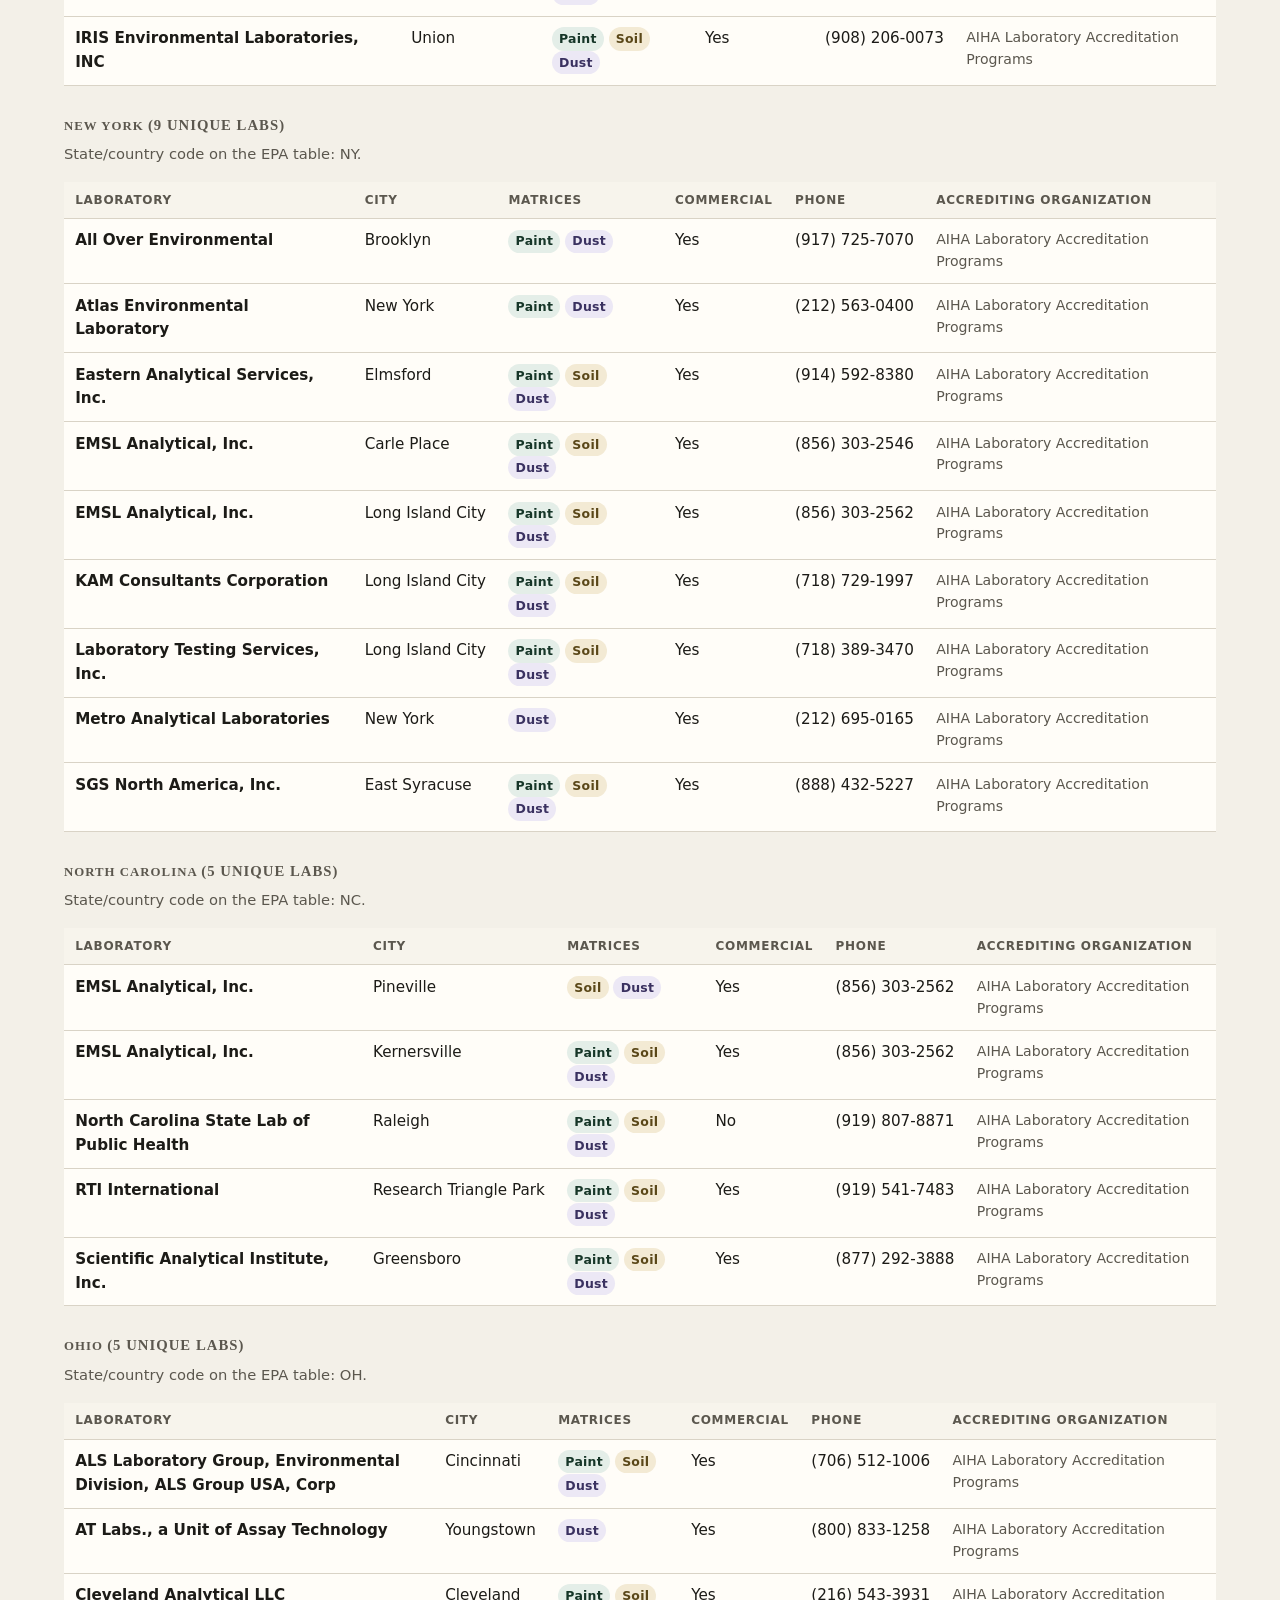
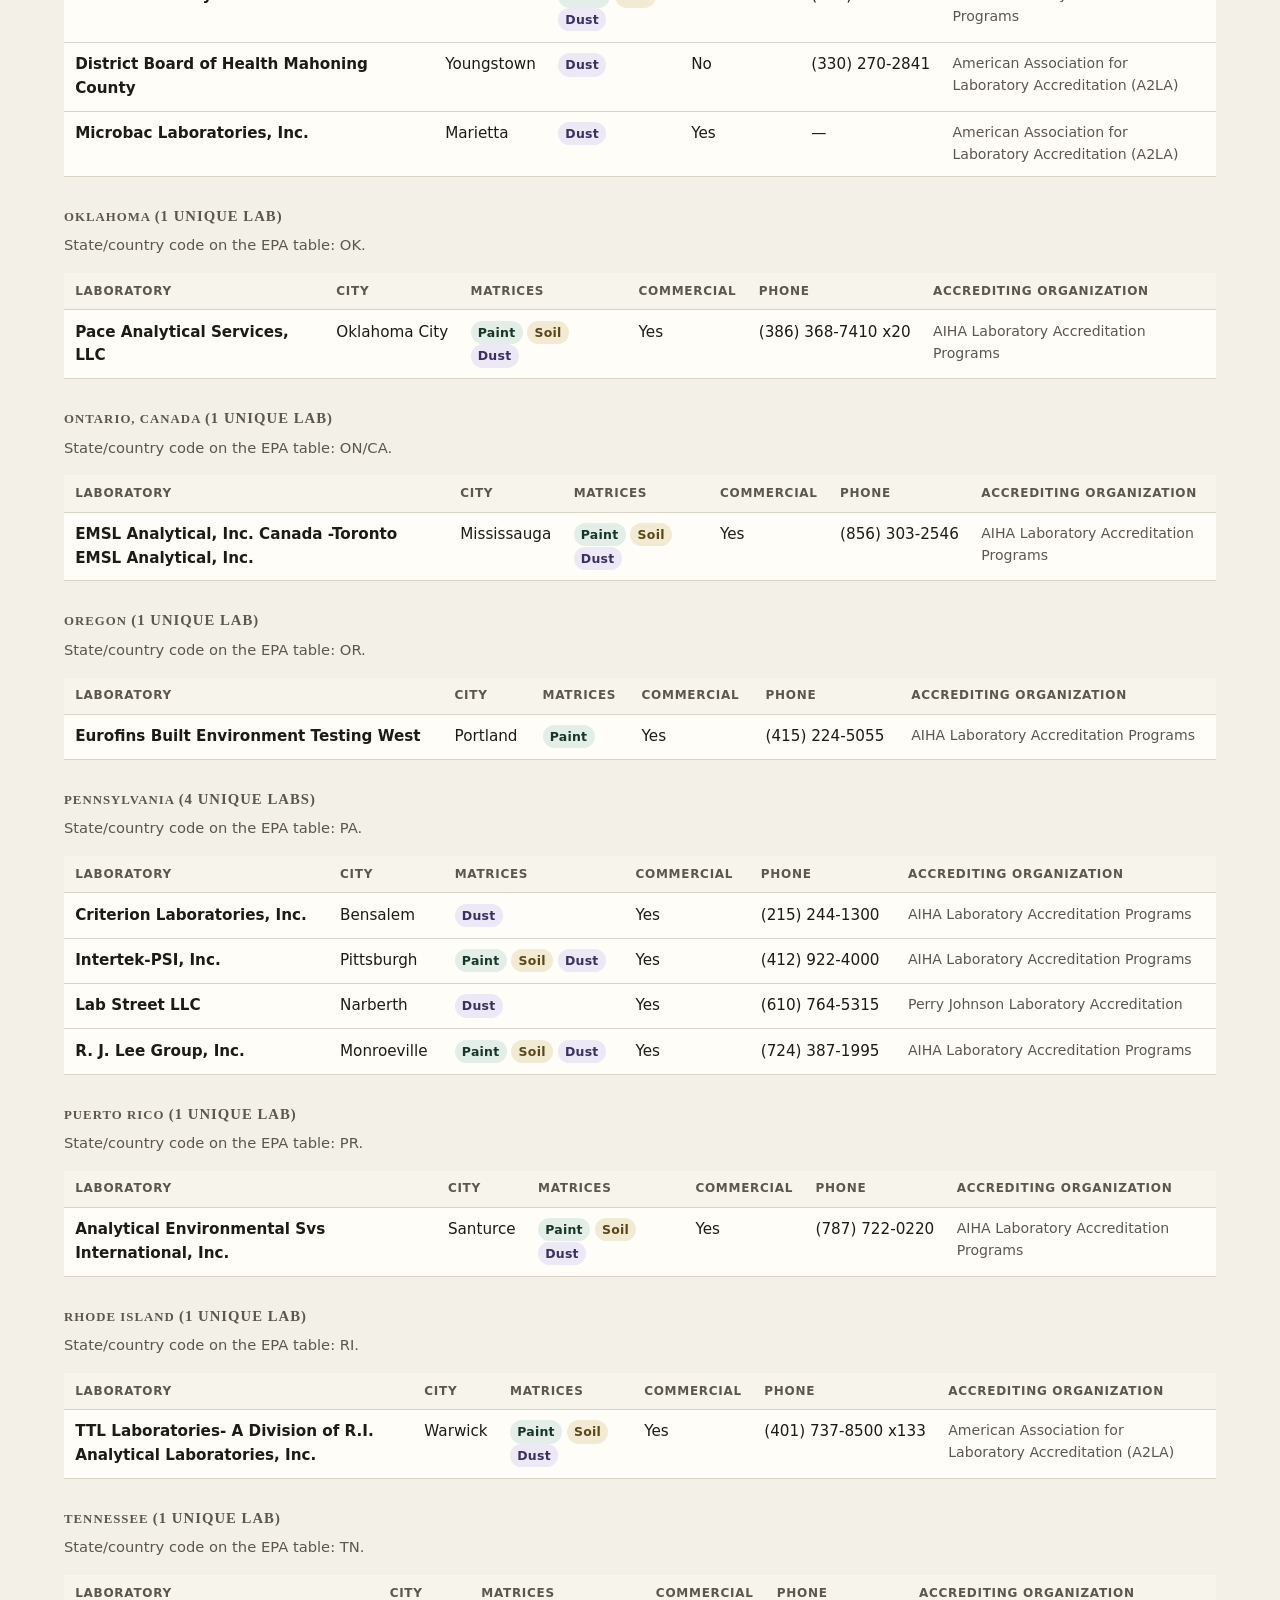
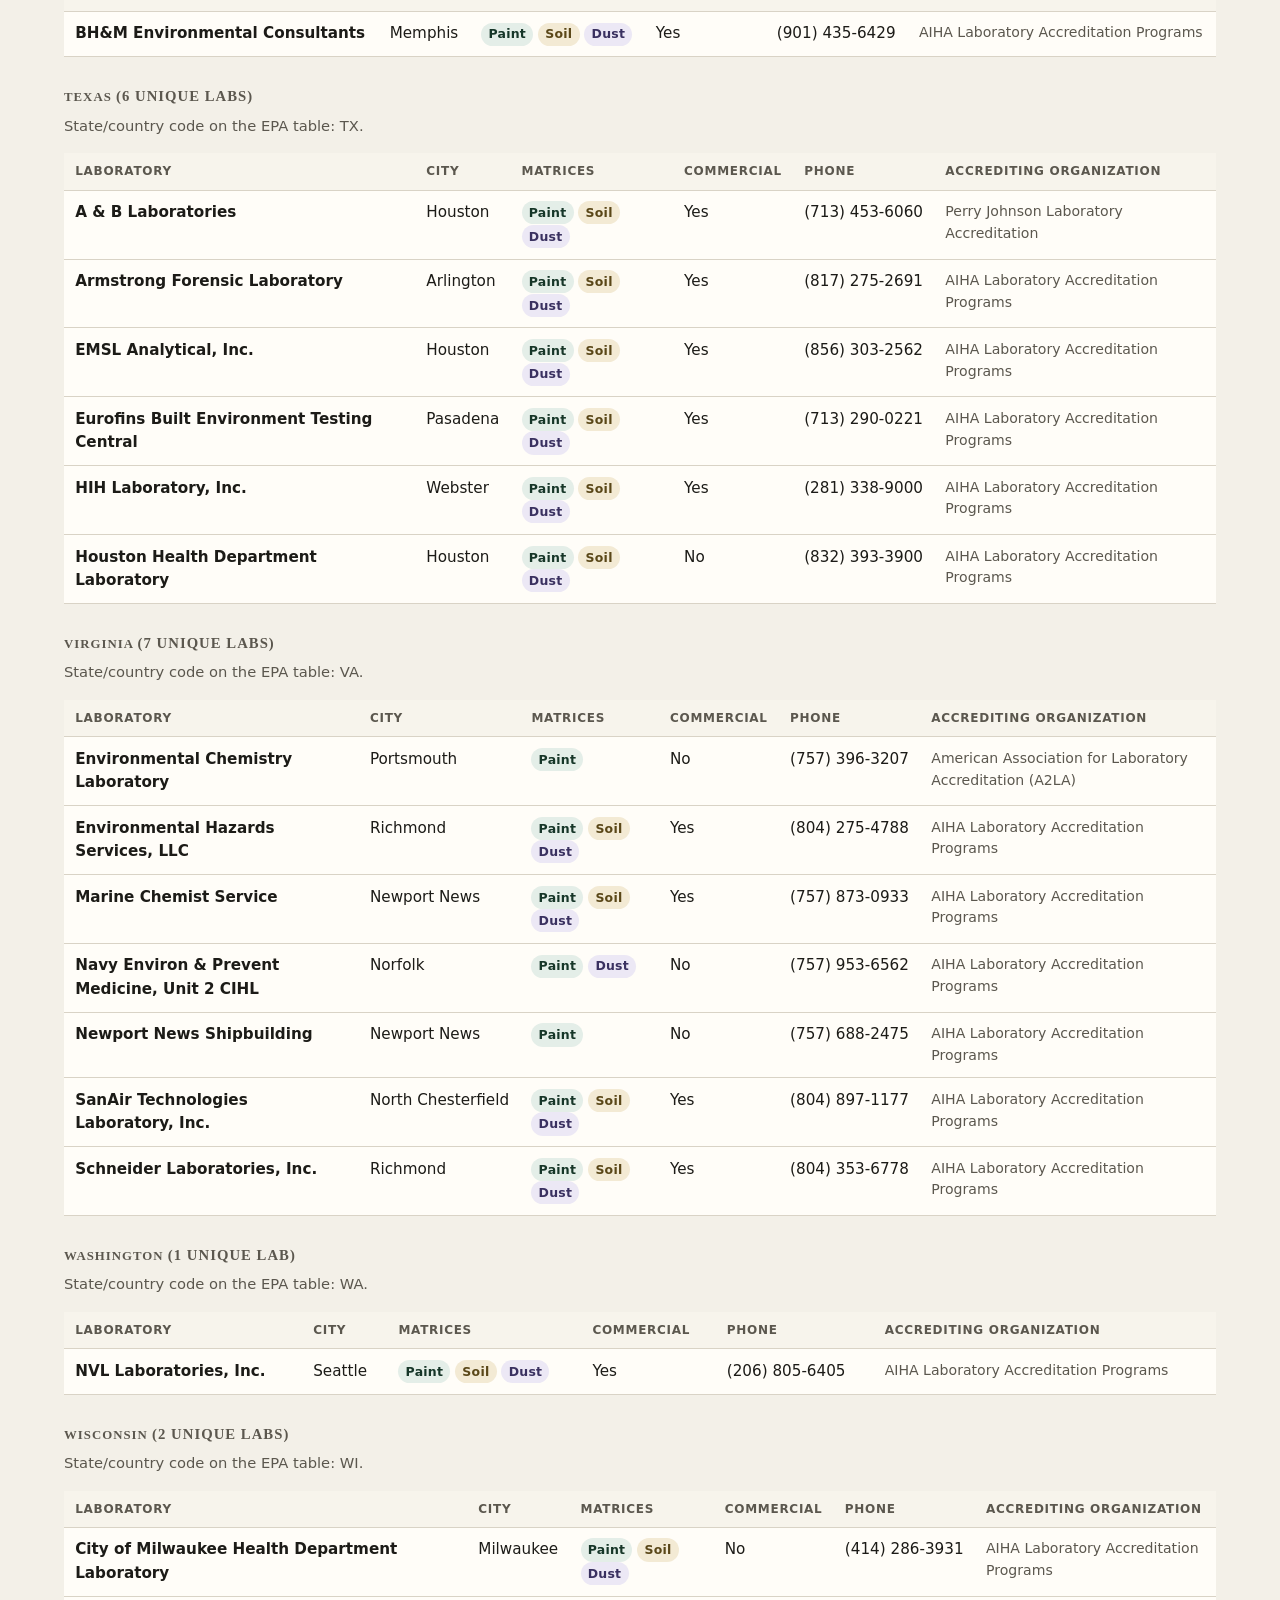
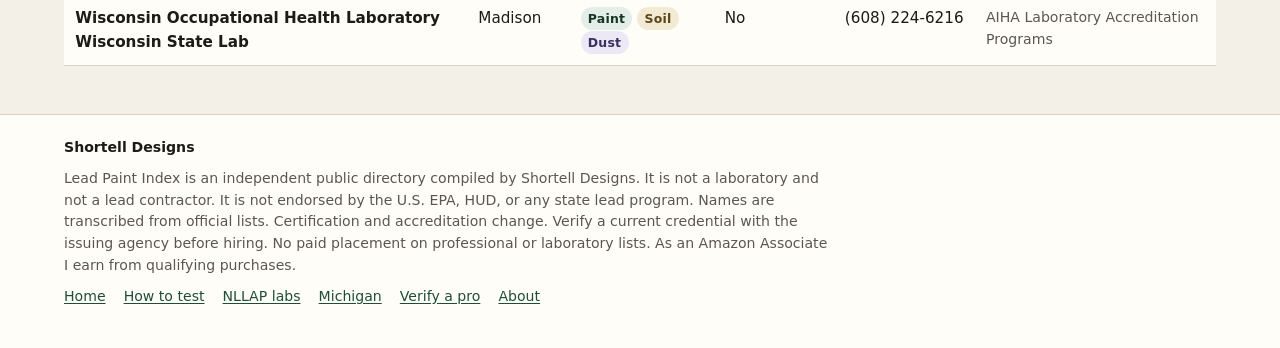
<file: labs.html>
<!DOCTYPE html>
<html lang="en">
<head>
  <meta charset="utf-8">
  <meta name="viewport" content="width=device-width, initial-scale=1">
  <title>EPA NLLAP Lead Labs: Paint, Dust and Soil Testing</title>
  <meta name="description" content="Labs EPA recognizes under NLLAP to analyze paint chips, dust wipes and soil for lead. Check the lab and matrix on the current EPA round before you ship.">
  <link rel="canonical" href="https://shortelldesigns.github.io/lead-paint-index/labs.html">
  <link rel="stylesheet" href="css/style.css">
</head>
<body>
  <a class="skip" href="#main">Skip to content</a>
  <header class="site-header">
    <div class="header-inner">
      <a class="brand" href="index.html">
        <span class="brand-mark" aria-hidden="true">Pb</span>
        <span class="brand-text">
          <span class="brand-name">Lead Paint Index</span>
          <span class="brand-sub">NLLAP labs · Michigan inspectors</span>
        </span>
      </a>
      <nav aria-label="Primary">
        <a href="index.html">Home</a>
        <a href="how-to.html">How to test</a>
        <a href="labs.html" aria-current="page">NLLAP labs</a>
        <a href="michigan.html">Michigan</a>
        <a href="verify.html">Verify a pro</a>
        <a href="about.html">About</a>
      </nav>
    </div>
  </header>
  <main id="main">
    <div class="wrap">

      <p class="kicker">EPA National Lead Laboratory Accreditation Program</p>
      <h1>NLLAP-recognized lead laboratories</h1>
      <p class="intro">If a HUD or EPA rule requires a lab result for paint chips, dust wipes or soil, the lab must be recognized under EPA's National Lead Laboratory Accreditation Program (NLLAP). EPA republishes the NLLAP list in rounds; the current list on EPA's site is Round 132, dated October 2026 (month 3 of 3). Each row shows which of the three matrices the lab is recognized for, its accrediting body, its lab type and its commercial availability. Use this page to find candidates near you, then confirm the lab and the matrix on <a href="https://www.epa.gov/lead/national-lead-laboratory-accreditation-program-list">EPA's current list</a> before you send a sample.</p>
      <p class="lede">104 unique laboratories transcribed from EPA’s NLLAP list, Round 132 (October 2026, month 3 of 3), last updated November 10, 2026. 106 rows as printed, including 2 duplicate rows. Retrieved 10 November 2026 (US/Pacific). No invented labs. No paid placement.</p>
      <p><a href="how-to.html">How to test a home for lead paint</a>.
      <a href="verify.html">Verify a certified lead professional</a>.</p>
      <p>EPA established NLLAP so inspectors, risk assessors, and the public can find laboratories recognized to analyze <strong>paint chips, dust wipes, and/or soil</strong> for lead. HUD and EPA rules that require laboratory analysis of those matrices require an NLLAP-recognized lab. Confirm the lab is still recognized for the matrix you are sending before you ship a sample.</p>
      <p>Phones are copied as EPA printed them. They are not tracking numbers and are not click-to-call links.</p>
      <ul>
        <li>Source: <a href="https://www.epa.gov/lead/national-lead-laboratory-accreditation-program-list">National Lead Laboratory Accreditation Program List</a> (page last updated November 10, 2026; retrieved 10 November 2026, US/Pacific)</li>
        <li>Program: <a href="https://www.epa.gov/lead/nllap">The National Lead Laboratory Accreditation Program (NLLAP)</a></li>
      </ul>
      <p class="meta">84 listings marked commercially available; 21 marked not commercially available; one listing has a blank commercial field as printed. Matrices as marked on the table: paint chips 95, soil 82, dust wipes 102 (row counts, including duplicates).</p>

      <div class="filters" role="search">
        <label class="field">Search laboratory, city, or state
          <input type="search" id="q" placeholder="Name, city, or state" autocomplete="off">
        </label>
        <div class="pills" role="radiogroup" aria-label="Filter by matrix">
          <label><input type="radio" name="mx" value="all" checked> <span>All matrices</span></label>
          <label><input type="radio" name="mx" value="paint"> <span>Paint chips</span></label>
          <label><input type="radio" name="mx" value="soil"> <span>Soil</span></label>
          <label><input type="radio" name="mx" value="dust"> <span>Dust wipes</span></label>
        </div>
      </div>
      <p class="shown" id="shown" aria-live="polite">Showing 106 of 106</p>
      <p class="meta">Jump to: <a href="#st-AK">Alaska (1)</a> · <a href="#st-AZ">Arizona (2)</a> · <a href="#st-CA">California (15)</a> · <a href="#st-CO">Colorado (1)</a> · <a href="#st-CT">Connecticut (2)</a> · <a href="#st-DE">Delaware (1)</a> · <a href="#st-FL">Florida (1)</a> · <a href="#st-GA">Georgia (2 unique)</a> · <a href="#st-HI">Hawaii (2)</a> · <a href="#st-IL">Illinois (4)</a> · <a href="#st-IN">Indiana (4)</a> · <a href="#st-IA">Iowa (1)</a> · <a href="#st-JPN">Japan (1)</a> · <a href="#st-KY">Kentucky (1)</a> · <a href="#st-LA">Louisiana (1)</a> · <a href="#st-ME">Maine (1 unique)</a> · <a href="#st-MD">Maryland (4)</a> · <a href="#st-MA">Massachusetts (1)</a> · <a href="#st-MI">Michigan (4)</a> · <a href="#st-MN">Minnesota (1)</a> · <a href="#st-MO">Missouri (4)</a> · <a href="#st-NJ">New Jersey (5)</a> · <a href="#st-NY">New York (9)</a> · <a href="#st-NC">North Carolina (5)</a> · <a href="#st-OH">Ohio (5)</a> · <a href="#st-OK">Oklahoma (1)</a> · <a href="#st-ON/CA">Ontario, Canada (1)</a> · <a href="#st-OR">Oregon (1)</a> · <a href="#st-PA">Pennsylvania (4)</a> · <a href="#st-PR">Puerto Rico (1)</a> · <a href="#st-RI">Rhode Island (1)</a> · <a href="#st-TN">Tennessee (1)</a> · <a href="#st-TX">Texas (6)</a> · <a href="#st-VA">Virginia (7)</a> · <a href="#st-WA">Washington (1)</a> · <a href="#st-WI">Wisconsin (2)</a></p>

      <h2 class="county" id="st-AK">Alaska <span class="meta">(1 unique lab)</span></h2>
      <p class="meta">State/country code on the EPA table: AK.</p>
      <div class="table-scroll">
        <table class="dir">
          <thead>
            <tr>
              <th>Laboratory</th>
              <th>City</th>
              <th>Matrices</th>
              <th>Commercial</th>
              <th>Phone</th>
              <th>Accrediting organization</th>
            </tr>
          </thead>
          <tbody>
            <tr class="pro" data-hay="atlas technical consultants anchorage ak alaska atlas technical consultants anchorage (907) 921-6014" data-paint="1" data-soil="0" data-dust="1" data-comm="Yes"><td class="name name-cell" data-label="Laboratory">Atlas Technical Consultants</td><td class="city" data-label="City">Anchorage</td><td data-label="Matrices"><span class="svc svc-m">Paint</span> <span class="svc svc-x">Dust</span></td><td data-label="Commercial">Yes</td><td class="phone" data-label="Phone">(907) 921-6014</td><td class="src" data-label="Accrediting">AIHA Laboratory Accreditation Programs</td></tr>
          </tbody>
        </table>
      </div>
      <h2 class="county" id="st-AZ">Arizona <span class="meta">(2 unique labs)</span></h2>
      <p class="meta">State/country code on the EPA table: AZ.</p>
      <div class="table-scroll">
        <table class="dir">
          <thead>
            <tr>
              <th>Laboratory</th>
              <th>City</th>
              <th>Matrices</th>
              <th>Commercial</th>
              <th>Phone</th>
              <th>Accrediting organization</th>
            </tr>
          </thead>
          <tbody>
            <tr class="pro" data-hay="emc labs, inc. phoenix az arizona emc labs, inc. phoenix (480) 940-5294" data-paint="1" data-soil="1" data-dust="1" data-comm="Yes"><td class="name name-cell" data-label="Laboratory">EMC Labs, Inc.</td><td class="city" data-label="City">Phoenix</td><td data-label="Matrices"><span class="svc svc-m">Paint</span> <span class="svc svc-b">Soil</span> <span class="svc svc-x">Dust</span></td><td data-label="Commercial">Yes</td><td class="phone" data-label="Phone">(480) 940-5294</td><td class="src" data-label="Accrediting">AIHA Laboratory Accreditation Programs</td></tr><tr class="pro" data-hay="fiberquant analytical services phoenix az arizona fiberquant analytical services phoenix (602) 276-6139" data-paint="1" data-soil="1" data-dust="1" data-comm="Yes"><td class="name name-cell" data-label="Laboratory">Fiberquant Analytical Services</td><td class="city" data-label="City">Phoenix</td><td data-label="Matrices"><span class="svc svc-m">Paint</span> <span class="svc svc-b">Soil</span> <span class="svc svc-x">Dust</span></td><td data-label="Commercial">Yes</td><td class="phone" data-label="Phone">(602) 276-6139</td><td class="src" data-label="Accrediting">AIHA Laboratory Accreditation Programs</td></tr>
          </tbody>
        </table>
      </div>
      <h2 class="county" id="st-CA">California <span class="meta">(15 unique labs)</span></h2>
      <p class="meta">State/country code on the EPA table: CA.</p>
      <div class="table-scroll">
        <table class="dir">
          <thead>
            <tr>
              <th>Laboratory</th>
              <th>City</th>
              <th>Matrices</th>
              <th>Commercial</th>
              <th>Phone</th>
              <th>Accrediting organization</th>
            </tr>
          </thead>
          <tbody>
            <tr class="pro" data-hay="aih laboratory anaheim ca california aih laboratory anaheim (562) 860-2201" data-paint="1" data-soil="1" data-dust="1" data-comm="Yes"><td class="name name-cell" data-label="Laboratory">AIH Laboratory</td><td class="city" data-label="City">Anaheim</td><td data-label="Matrices"><span class="svc svc-m">Paint</span> <span class="svc svc-b">Soil</span> <span class="svc svc-x">Dust</span></td><td data-label="Commercial">Yes</td><td class="phone" data-label="Phone">(562) 860-2201</td><td class="src" data-label="Accrediting">AIHA Laboratory Accreditation Programs</td></tr><tr class="pro" data-hay="asbestos tem laboratories, inc. oakland ca california asbestos tem laboratories, inc. oakland (510) 704-8930" data-paint="1" data-soil="1" data-dust="1" data-comm="Yes"><td class="name name-cell" data-label="Laboratory">Asbestos TEM Laboratories, Inc.</td><td class="city" data-label="City">Oakland</td><td data-label="Matrices"><span class="svc svc-m">Paint</span> <span class="svc svc-b">Soil</span> <span class="svc svc-x">Dust</span></td><td data-label="Commercial">Yes</td><td class="phone" data-label="Phone">(510) 704-8930</td><td class="src" data-label="Accrediting">AIHA Laboratory Accreditation Programs</td></tr><tr class="pro" data-hay="envirocheck, inc. burbank ca california envirocheck, inc. burbank (800) 665-7586" data-paint="1" data-soil="1" data-dust="1" data-comm="Yes"><td class="name name-cell" data-label="Laboratory">Envirocheck, Inc.</td><td class="city" data-label="City">Burbank</td><td data-label="Matrices"><span class="svc svc-m">Paint</span> <span class="svc svc-b">Soil</span> <span class="svc svc-x">Dust</span></td><td data-label="Commercial">Yes</td><td class="phone" data-label="Phone">(800) 665-7586</td><td class="src" data-label="Accrediting">AIHA Laboratory Accreditation Programs</td></tr><tr class="pro" data-hay="envirocheck, inc. orange ca california envirocheck, inc. orange (800) 665-7586" data-paint="1" data-soil="1" data-dust="1" data-comm="Yes"><td class="name name-cell" data-label="Laboratory">Envirocheck, Inc.</td><td class="city" data-label="City">Orange</td><td data-label="Matrices"><span class="svc svc-m">Paint</span> <span class="svc svc-b">Soil</span> <span class="svc svc-x">Dust</span></td><td data-label="Commercial">Yes</td><td class="phone" data-label="Phone">(800) 665-7586</td><td class="src" data-label="Accrediting">AIHA Laboratory Accreditation Programs</td></tr><tr class="pro" data-hay="environmental health laboratory, ca dph richmond ca california environmental health laboratory, ca dph richmond (510) 620-2803" data-paint="1" data-soil="1" data-dust="1" data-comm="No"><td class="name name-cell" data-label="Laboratory">Environmental Health Laboratory, CA DPH</td><td class="city" data-label="City">Richmond</td><td data-label="Matrices"><span class="svc svc-m">Paint</span> <span class="svc svc-b">Soil</span> <span class="svc svc-x">Dust</span></td><td data-label="Commercial">No</td><td class="phone" data-label="Phone">(510) 620-2803</td><td class="src" data-label="Accrediting">AIHA Laboratory Accreditation Programs</td></tr><tr class="pro" data-hay="eurofins built environment testing west, llc emeryville ca california eurofins built environment testing west, llc emeryville (510) 653-0824" data-paint="1" data-soil="1" data-dust="1" data-comm="Yes"><td class="name name-cell" data-label="Laboratory">Eurofins Built Environment Testing West, LLC</td><td class="city" data-label="City">Emeryville</td><td data-label="Matrices"><span class="svc svc-m">Paint</span> <span class="svc svc-b">Soil</span> <span class="svc svc-x">Dust</span></td><td data-label="Commercial">Yes</td><td class="phone" data-label="Phone">(510) 653-0824</td><td class="src" data-label="Accrediting">AIHA Laboratory Accreditation Programs</td></tr><tr class="pro" data-hay="eurofins built environment testing west tustin ca california eurofins built environment testing west tustin (650) 228-6938" data-paint="1" data-soil="0" data-dust="1" data-comm="Yes"><td class="name name-cell" data-label="Laboratory">Eurofins Built Environment Testing West</td><td class="city" data-label="City">Tustin</td><td data-label="Matrices"><span class="svc svc-m">Paint</span> <span class="svc svc-x">Dust</span></td><td data-label="Commercial">Yes</td><td class="phone" data-label="Phone">(650) 228-6938</td><td class="src" data-label="Accrediting">AIHA Laboratory Accreditation Programs</td></tr><tr class="pro" data-hay="eurofins built environment testing west san diego ca california eurofins built environment testing west san diego, ca (800) 651-4802" data-paint="1" data-soil="0" data-dust="1" data-comm="Yes"><td class="name name-cell" data-label="Laboratory">Eurofins Built Environment Testing West</td><td class="city" data-label="City">San Diego</td><td data-label="Matrices"><span class="svc svc-m">Paint</span> <span class="svc svc-x">Dust</span></td><td data-label="Commercial">Yes</td><td class="phone" data-label="Phone">(800) 651-4802</td><td class="src" data-label="Accrediting">AIHA Laboratory Accreditation Programs</td></tr><tr class="pro" data-hay="la testing huntington beach huntington beach ca california la testing huntington beach huntington beach (856) 303-2562" data-paint="1" data-soil="1" data-dust="1" data-comm="Yes"><td class="name name-cell" data-label="Laboratory">LA Testing Huntington Beach</td><td class="city" data-label="City">Huntington Beach</td><td data-label="Matrices"><span class="svc svc-m">Paint</span> <span class="svc svc-b">Soil</span> <span class="svc svc-x">Dust</span></td><td data-label="Commercial">Yes</td><td class="phone" data-label="Phone">(856) 303-2562</td><td class="src" data-label="Accrediting">AIHA Laboratory Accreditation Programs</td></tr><tr class="pro" data-hay="lawrence livermore national laboratory asi analytical laboratory livermore ca california lawrence livermore national laboratory asi analytical laboratory livermore (925) 423-7348" data-paint="1" data-soil="0" data-dust="1" data-comm="No"><td class="name name-cell" data-label="Laboratory">Lawrence Livermore National Laboratory ASI Analytical Laboratory</td><td class="city" data-label="City">Livermore</td><td data-label="Matrices"><span class="svc svc-m">Paint</span> <span class="svc svc-x">Dust</span></td><td data-label="Commercial">No</td><td class="phone" data-label="Phone">(925) 423-7348</td><td class="src" data-label="Accrediting">AIHA Laboratory Accreditation Programs</td></tr><tr class="pro" data-hay="long beach public health laboratory long beach ca california long beach public health laboratory long beach (562) 570-4080" data-paint="1" data-soil="1" data-dust="1" data-comm="No"><td class="name name-cell" data-label="Laboratory">Long Beach Public Health Laboratory</td><td class="city" data-label="City">Long Beach</td><td data-label="Matrices"><span class="svc svc-m">Paint</span> <span class="svc svc-b">Soil</span> <span class="svc svc-x">Dust</span></td><td data-label="Commercial">No</td><td class="phone" data-label="Phone">(562) 570-4080</td><td class="src" data-label="Accrediting">AIHA Laboratory Accreditation Programs</td></tr><tr class="pro" data-hay="microtest laboratories, inc. rancho cordova ca california microtest laboratories, inc. rancho cordova (916) 567-9808" data-paint="1" data-soil="1" data-dust="1" data-comm="Yes"><td class="name name-cell" data-label="Laboratory">MicroTest Laboratories, Inc.</td><td class="city" data-label="City">Rancho Cordova</td><td data-label="Matrices"><span class="svc svc-m">Paint</span> <span class="svc svc-b">Soil</span> <span class="svc svc-x">Dust</span></td><td data-label="Commercial">Yes</td><td class="phone" data-label="Phone">(916) 567-9808</td><td class="src" data-label="Accrediting">American Association for Laboratory Accreditation (A2LA)</td></tr><tr class="pro" data-hay="navy environmental preventative medical unit 5 navy marine corps public health center san diego ca california navy environmental preventative medical unit 5 navy marine corps public health center san diego (619) 556-1427" data-paint="1" data-soil="0" data-dust="1" data-comm="No"><td class="name name-cell" data-label="Laboratory">Navy Environmental Preventative Medical Unit 5 Navy Marine Corps Public Health Center</td><td class="city" data-label="City">San Diego</td><td data-label="Matrices"><span class="svc svc-m">Paint</span> <span class="svc svc-x">Dust</span></td><td data-label="Commercial">No</td><td class="phone" data-label="Phone">(619) 556-1427</td><td class="src" data-label="Accrediting">AIHA Laboratory Accreditation Programs</td></tr><tr class="pro" data-hay="sgs north america hayward ca california sgs north america hayward (510) 887-8828" data-paint="1" data-soil="1" data-dust="1" data-comm="Yes"><td class="name name-cell" data-label="Laboratory">SGS North America</td><td class="city" data-label="City">Hayward</td><td data-label="Matrices"><span class="svc svc-m">Paint</span> <span class="svc svc-b">Soil</span> <span class="svc svc-x">Dust</span></td><td data-label="Commercial">Yes</td><td class="phone" data-label="Phone">(510) 887-8828</td><td class="src" data-label="Accrediting">AIHA Laboratory Accreditation Programs</td></tr><tr class="pro" data-hay="sgs forensic laboratories, inc. carson ca california sgs forensic laboratories, inc. carson (510) 887-8828" data-paint="1" data-soil="1" data-dust="1" data-comm="Yes"><td class="name name-cell" data-label="Laboratory">SGS Forensic Laboratories, Inc.</td><td class="city" data-label="City">Carson</td><td data-label="Matrices"><span class="svc svc-m">Paint</span> <span class="svc svc-b">Soil</span> <span class="svc svc-x">Dust</span></td><td data-label="Commercial">Yes</td><td class="phone" data-label="Phone">(510) 887-8828</td><td class="src" data-label="Accrediting">AIHA Laboratory Accreditation Programs</td></tr>
          </tbody>
        </table>
      </div>
      <h2 class="county" id="st-CO">Colorado <span class="meta">(1 unique lab)</span></h2>
      <p class="meta">State/country code on the EPA table: CO.</p>
      <div class="table-scroll">
        <table class="dir">
          <thead>
            <tr>
              <th>Laboratory</th>
              <th>City</th>
              <th>Matrices</th>
              <th>Commercial</th>
              <th>Phone</th>
              <th>Accrediting organization</th>
            </tr>
          </thead>
          <tbody>
            <tr class="pro" data-hay="eurofins reservoirs environmental, inc. eurofins environment arvada co colorado eurofins reservoirs environmental, inc. eurofins environment arvada (303) 964-1986" data-paint="1" data-soil="1" data-dust="1" data-comm="Yes"><td class="name name-cell" data-label="Laboratory">Eurofins Reservoirs Environmental, Inc. Eurofins Environment</td><td class="city" data-label="City">Arvada</td><td data-label="Matrices"><span class="svc svc-m">Paint</span> <span class="svc svc-b">Soil</span> <span class="svc svc-x">Dust</span></td><td data-label="Commercial">Yes</td><td class="phone" data-label="Phone">(303) 964-1986</td><td class="src" data-label="Accrediting">AIHA Laboratory Accreditation Programs</td></tr>
          </tbody>
        </table>
      </div>
      <h2 class="county" id="st-CT">Connecticut <span class="meta">(2 unique labs)</span></h2>
      <p class="meta">State/country code on the EPA table: CT.</p>
      <div class="table-scroll">
        <table class="dir">
          <thead>
            <tr>
              <th>Laboratory</th>
              <th>City</th>
              <th>Matrices</th>
              <th>Commercial</th>
              <th>Phone</th>
              <th>Accrediting organization</th>
            </tr>
          </thead>
          <tbody>
            <tr class="pro" data-hay="enviromed services, inc. meriden ct connecticut enviromed services, inc. meriden (203) 238-4846" data-paint="1" data-soil="1" data-dust="1" data-comm="Yes"><td class="name name-cell" data-label="Laboratory">EnviroMed Services, Inc.</td><td class="city" data-label="City">Meriden</td><td data-label="Matrices"><span class="svc svc-m">Paint</span> <span class="svc svc-b">Soil</span> <span class="svc svc-x">Dust</span></td><td data-label="Commercial">Yes</td><td class="phone" data-label="Phone">(203) 238-4846</td><td class="src" data-label="Accrediting">AIHA Laboratory Accreditation Programs</td></tr><tr class="pro" data-hay="state of connecticut dept. of public hth rocky hill ct connecticut state of connecticut dept. of public hth rocky hill (860) 920-6500" data-paint="1" data-soil="1" data-dust="1" data-comm="No"><td class="name name-cell" data-label="Laboratory">State of Connecticut Dept. of Public Hth</td><td class="city" data-label="City">Rocky Hill</td><td data-label="Matrices"><span class="svc svc-m">Paint</span> <span class="svc svc-b">Soil</span> <span class="svc svc-x">Dust</span></td><td data-label="Commercial">No</td><td class="phone" data-label="Phone">(860) 920-6500</td><td class="src" data-label="Accrediting">AIHA Laboratory Accreditation Programs</td></tr>
          </tbody>
        </table>
      </div>
      <h2 class="county" id="st-DE">Delaware <span class="meta">(1 unique lab)</span></h2>
      <p class="meta">State/country code on the EPA table: DE.</p>
      <div class="table-scroll">
        <table class="dir">
          <thead>
            <tr>
              <th>Laboratory</th>
              <th>City</th>
              <th>Matrices</th>
              <th>Commercial</th>
              <th>Phone</th>
              <th>Accrediting organization</th>
            </tr>
          </thead>
          <tbody>
            <tr class="pro" data-hay="batta laboratories, llc newark de delaware batta laboratories, llc newark (302) 737-3376" data-paint="1" data-soil="1" data-dust="1" data-comm="Yes"><td class="name name-cell" data-label="Laboratory">Batta Laboratories, LLC</td><td class="city" data-label="City">Newark</td><td data-label="Matrices"><span class="svc svc-m">Paint</span> <span class="svc svc-b">Soil</span> <span class="svc svc-x">Dust</span></td><td data-label="Commercial">Yes</td><td class="phone" data-label="Phone">(302) 737-3376</td><td class="src" data-label="Accrediting">AIHA Laboratory Accreditation Programs</td></tr>
          </tbody>
        </table>
      </div>
      <h2 class="county" id="st-FL">Florida <span class="meta">(1 unique lab)</span></h2>
      <p class="meta">State/country code on the EPA table: FL.</p>
      <div class="table-scroll">
        <table class="dir">
          <thead>
            <tr>
              <th>Laboratory</th>
              <th>City</th>
              <th>Matrices</th>
              <th>Commercial</th>
              <th>Phone</th>
              <th>Accrediting organization</th>
            </tr>
          </thead>
          <tbody>
            <tr class="pro" data-hay="emsl analytical, inc. orlando fl florida emsl analytical, inc. orlando (856) 303-2562" data-paint="1" data-soil="1" data-dust="1" data-comm="Yes"><td class="name name-cell" data-label="Laboratory">EMSL Analytical, Inc.</td><td class="city" data-label="City">Orlando</td><td data-label="Matrices"><span class="svc svc-m">Paint</span> <span class="svc svc-b">Soil</span> <span class="svc svc-x">Dust</span></td><td data-label="Commercial">Yes</td><td class="phone" data-label="Phone">(856) 303-2562</td><td class="src" data-label="Accrediting">AIHA Laboratory Accreditation Programs</td></tr>
          </tbody>
        </table>
      </div>
      <h2 class="county" id="st-GA">Georgia <span class="meta">(2 unique labs)</span></h2>
      <p class="meta">State/country code on the EPA table: GA. 3 rows as printed, 2 unique.</p>
      <div class="table-scroll">
        <table class="dir">
          <thead>
            <tr>
              <th>Laboratory</th>
              <th>City</th>
              <th>Matrices</th>
              <th>Commercial</th>
              <th>Phone</th>
              <th>Accrediting organization</th>
            </tr>
          </thead>
          <tbody>
            <tr class="pro" data-hay="eurofins environment testing southeast llc atlanta ga georgia eurofins environment testing southeast llc atlanta (770) 457-8177" data-paint="1" data-soil="1" data-dust="1" data-comm="Yes"><td class="name name-cell" data-label="Laboratory">Eurofins Environment Testing Southeast LLC</td><td class="city" data-label="City">Atlanta</td><td data-label="Matrices"><span class="svc svc-m">Paint</span> <span class="svc svc-b">Soil</span> <span class="svc svc-x">Dust</span></td><td data-label="Commercial">Yes</td><td class="phone" data-label="Phone">(770) 457-8177</td><td class="src" data-label="Accrediting">AIHA Laboratory Accreditation Programs</td></tr><tr class="pro" data-hay="eurofins environment testing southeast llc atlanta ga georgia eurofins environment testing southeast llc atlanta (770) 457-8177" data-paint="1" data-soil="1" data-dust="1" data-comm="Yes"><td class="name name-cell" data-label="Laboratory">Eurofins Environment Testing Southeast LLC <span class="dup">duplicate row on EPA table</span></td><td class="city" data-label="City">Atlanta</td><td data-label="Matrices"><span class="svc svc-m">Paint</span> <span class="svc svc-b">Soil</span> <span class="svc svc-x">Dust</span></td><td data-label="Commercial">Yes</td><td class="phone" data-label="Phone">(770) 457-8177</td><td class="src" data-label="Accrediting">AIHA Laboratory Accreditation Programs</td></tr><tr class="pro" data-hay="materials analytical services, inc. suwanee ga georgia materials analytical services, inc. suwanee (770) 866-3210" data-paint="1" data-soil="1" data-dust="1" data-comm="Yes"><td class="name name-cell" data-label="Laboratory">Materials Analytical Services, Inc.</td><td class="city" data-label="City">Suwanee</td><td data-label="Matrices"><span class="svc svc-m">Paint</span> <span class="svc svc-b">Soil</span> <span class="svc svc-x">Dust</span></td><td data-label="Commercial">Yes</td><td class="phone" data-label="Phone">(770) 866-3210</td><td class="src" data-label="Accrediting">AIHA Laboratory Accreditation Programs</td></tr>
          </tbody>
        </table>
      </div>
      <h2 class="county" id="st-HI">Hawaii <span class="meta">(2 unique labs)</span></h2>
      <p class="meta">State/country code on the EPA table: HI.</p>
      <div class="table-scroll">
        <table class="dir">
          <thead>
            <tr>
              <th>Laboratory</th>
              <th>City</th>
              <th>Matrices</th>
              <th>Commercial</th>
              <th>Phone</th>
              <th>Accrediting organization</th>
            </tr>
          </thead>
          <tbody>
            <tr class="pro" data-hay="hawaii analytical laboratory, llc honolulu hi hawaii hawaii analytical laboratory, llc honolulu (808) 735-0422" data-paint="1" data-soil="1" data-dust="1" data-comm="Yes"><td class="name name-cell" data-label="Laboratory">Hawaii Analytical Laboratory, LLC</td><td class="city" data-label="City">Honolulu</td><td data-label="Matrices"><span class="svc svc-m">Paint</span> <span class="svc svc-b">Soil</span> <span class="svc svc-x">Dust</span></td><td data-label="Commercial">Yes</td><td class="phone" data-label="Phone">(808) 735-0422</td><td class="src" data-label="Accrediting">AIHA Laboratory Accreditation Programs</td></tr><tr class="pro" data-hay="pearl harbor naval shipyard and imf honolulu hi hawaii pearl harbor naval shipyard and imf honolulu, hi" data-paint="1" data-soil="0" data-dust="0" data-comm="Yes"><td class="name name-cell" data-label="Laboratory">Pearl Harbor Naval Shipyard and IMF</td><td class="city" data-label="City">Honolulu</td><td data-label="Matrices"><span class="svc svc-m">Paint</span></td><td data-label="Commercial">Yes</td><td class="phone" data-label="Phone">—</td><td class="src" data-label="Accrediting">American Association for Laboratory Accreditation (A2LA)</td></tr>
          </tbody>
        </table>
      </div>
      <h2 class="county" id="st-IL">Illinois <span class="meta">(4 unique labs)</span></h2>
      <p class="meta">State/country code on the EPA table: IL.</p>
      <div class="table-scroll">
        <table class="dir">
          <thead>
            <tr>
              <th>Laboratory</th>
              <th>City</th>
              <th>Matrices</th>
              <th>Commercial</th>
              <th>Phone</th>
              <th>Accrediting organization</th>
            </tr>
          </thead>
          <tbody>
            <tr class="pro" data-hay="emsl analytical, inc. hillside il illinois emsl analytical, inc. hillside (773) 313-0099" data-paint="1" data-soil="1" data-dust="1" data-comm="Yes"><td class="name name-cell" data-label="Laboratory">EMSL Analytical, Inc.</td><td class="city" data-label="City">Hillside</td><td data-label="Matrices"><span class="svc svc-m">Paint</span> <span class="svc svc-b">Soil</span> <span class="svc svc-x">Dust</span></td><td data-label="Commercial">Yes</td><td class="phone" data-label="Phone">(773) 313-0099</td><td class="src" data-label="Accrediting">AIHA Laboratory Accreditation Programs</td></tr><tr class="pro" data-hay="gle analytical laboratory chicago il illinois gle analytical laboratory chicago (312) 224-7047" data-paint="1" data-soil="1" data-dust="1" data-comm="Yes"><td class="name name-cell" data-label="Laboratory">GLE Analytical Laboratory</td><td class="city" data-label="City">Chicago</td><td data-label="Matrices"><span class="svc svc-m">Paint</span> <span class="svc svc-b">Soil</span> <span class="svc svc-x">Dust</span></td><td data-label="Commercial">Yes</td><td class="phone" data-label="Phone">(312) 224-7047</td><td class="src" data-label="Accrediting">AIHA Laboratory Accreditation Programs</td></tr><tr class="pro" data-hay="illinois department of public health state of illinois idph lab division chicago il illinois illinois department of public health state of illinois idph lab division chicago (312) 793-4251" data-paint="1" data-soil="1" data-dust="1" data-comm=""><td class="name name-cell" data-label="Laboratory">Illinois Department of Public Health State of Illinois IDPH lab division</td><td class="city" data-label="City">Chicago</td><td data-label="Matrices"><span class="svc svc-m">Paint</span> <span class="svc svc-b">Soil</span> <span class="svc svc-x">Dust</span></td><td data-label="Commercial">—</td><td class="phone" data-label="Phone">(312) 793-4251</td><td class="src" data-label="Accrediting">American Association for Laboratory Accreditation (A2LA)</td></tr><tr class="pro" data-hay="sterling labs chicago il illinois sterling labs chicago (312) 733-0551" data-paint="1" data-soil="0" data-dust="1" data-comm="Yes"><td class="name name-cell" data-label="Laboratory">Sterling Labs</td><td class="city" data-label="City">Chicago</td><td data-label="Matrices"><span class="svc svc-m">Paint</span> <span class="svc svc-x">Dust</span></td><td data-label="Commercial">Yes</td><td class="phone" data-label="Phone">(312) 733-0551</td><td class="src" data-label="Accrediting">AIHA Laboratory Accreditation Programs</td></tr>
          </tbody>
        </table>
      </div>
      <h2 class="county" id="st-IN">Indiana <span class="meta">(4 unique labs)</span></h2>
      <p class="meta">State/country code on the EPA table: IN.</p>
      <div class="table-scroll">
        <table class="dir">
          <thead>
            <tr>
              <th>Laboratory</th>
              <th>City</th>
              <th>Matrices</th>
              <th>Commercial</th>
              <th>Phone</th>
              <th>Accrediting organization</th>
            </tr>
          </thead>
          <tbody>
            <tr class="pro" data-hay="act environmental services, inc. indianapolis in indiana act environmental services, inc. indianapolis (317) 756-9320" data-paint="1" data-soil="1" data-dust="1" data-comm="Yes"><td class="name name-cell" data-label="Laboratory">ACT Environmental Services, Inc.</td><td class="city" data-label="City">Indianapolis</td><td data-label="Matrices"><span class="svc svc-m">Paint</span> <span class="svc svc-b">Soil</span> <span class="svc svc-x">Dust</span></td><td data-label="Commercial">Yes</td><td class="phone" data-label="Phone">(317) 756-9320</td><td class="src" data-label="Accrediting">AIHA Laboratory Accreditation Programs</td></tr><tr class="pro" data-hay="emsl analytical, inc. indianapolis in indiana emsl analytical, inc. indianapolis (856) 303-2546" data-paint="1" data-soil="1" data-dust="1" data-comm="Yes"><td class="name name-cell" data-label="Laboratory">EMSL Analytical, Inc.</td><td class="city" data-label="City">Indianapolis</td><td data-label="Matrices"><span class="svc svc-m">Paint</span> <span class="svc svc-b">Soil</span> <span class="svc svc-x">Dust</span></td><td data-label="Commercial">Yes</td><td class="phone" data-label="Phone">(856) 303-2546</td><td class="src" data-label="Accrediting">AIHA Laboratory Accreditation Programs</td></tr><tr class="pro" data-hay="indiana department of health laboratories indianapolis in indiana indiana department of health laboratories indianapolis (317) 921-5500" data-paint="1" data-soil="1" data-dust="1" data-comm="Yes"><td class="name name-cell" data-label="Laboratory">Indiana Department of Health Laboratories</td><td class="city" data-label="City">Indianapolis</td><td data-label="Matrices"><span class="svc svc-m">Paint</span> <span class="svc svc-b">Soil</span> <span class="svc svc-x">Dust</span></td><td data-label="Commercial">Yes</td><td class="phone" data-label="Phone">(317) 921-5500</td><td class="src" data-label="Accrediting">ANSI-ASQ National Accreditation Board / ACLASS</td></tr><tr class="pro" data-hay="marion county health department indianapolis in indiana marion county health department indianapolis (317) 221-4672" data-paint="1" data-soil="1" data-dust="1" data-comm="No"><td class="name name-cell" data-label="Laboratory">Marion County Health Department</td><td class="city" data-label="City">Indianapolis</td><td data-label="Matrices"><span class="svc svc-m">Paint</span> <span class="svc svc-b">Soil</span> <span class="svc svc-x">Dust</span></td><td data-label="Commercial">No</td><td class="phone" data-label="Phone">(317) 221-4672</td><td class="src" data-label="Accrediting">AIHA Laboratory Accreditation Programs</td></tr>
          </tbody>
        </table>
      </div>
      <h2 class="county" id="st-IA">Iowa <span class="meta">(1 unique lab)</span></h2>
      <p class="meta">State/country code on the EPA table: IA.</p>
      <div class="table-scroll">
        <table class="dir">
          <thead>
            <tr>
              <th>Laboratory</th>
              <th>City</th>
              <th>Matrices</th>
              <th>Commercial</th>
              <th>Phone</th>
              <th>Accrediting organization</th>
            </tr>
          </thead>
          <tbody>
            <tr class="pro" data-hay="state hygienic laboratory at the university of iowa ankeny ia iowa state hygienic laboratory at the university of iowa ankeny (515) 725-1600" data-paint="1" data-soil="1" data-dust="1" data-comm="No"><td class="name name-cell" data-label="Laboratory">State Hygienic Laboratory at the University of Iowa</td><td class="city" data-label="City">Ankeny</td><td data-label="Matrices"><span class="svc svc-m">Paint</span> <span class="svc svc-b">Soil</span> <span class="svc svc-x">Dust</span></td><td data-label="Commercial">No</td><td class="phone" data-label="Phone">(515) 725-1600</td><td class="src" data-label="Accrediting">AIHA Laboratory Accreditation Programs</td></tr>
          </tbody>
        </table>
      </div>
      <h2 class="county" id="st-JPN">Japan <span class="meta">(1 unique lab)</span></h2>
      <p class="meta">State/country code on the EPA table: JPN.</p>
      <div class="table-scroll">
        <table class="dir">
          <thead>
            <tr>
              <th>Laboratory</th>
              <th>City</th>
              <th>Matrices</th>
              <th>Commercial</th>
              <th>Phone</th>
              <th>Accrediting organization</th>
            </tr>
          </thead>
          <tbody>
            <tr class="pro" data-hay="nansei environmental laboratory co., ltd. nishihara nakagami jpn japan nansei environmental laboratory co., ltd. nishihara nakagami (011) 819-8835" data-paint="0" data-soil="0" data-dust="1" data-comm="Yes"><td class="name name-cell" data-label="Laboratory">Nansei Environmental Laboratory Co., Ltd.</td><td class="city" data-label="City">Nishihara Nakagami</td><td data-label="Matrices"><span class="svc svc-x">Dust</span></td><td data-label="Commercial">Yes</td><td class="phone" data-label="Phone">(011) 819-8835</td><td class="src" data-label="Accrediting">AIHA Laboratory Accreditation Programs</td></tr>
          </tbody>
        </table>
      </div>
      <h2 class="county" id="st-KY">Kentucky <span class="meta">(1 unique lab)</span></h2>
      <p class="meta">State/country code on the EPA table: KY.</p>
      <div class="table-scroll">
        <table class="dir">
          <thead>
            <tr>
              <th>Laboratory</th>
              <th>City</th>
              <th>Matrices</th>
              <th>Commercial</th>
              <th>Phone</th>
              <th>Accrediting organization</th>
            </tr>
          </thead>
          <tbody>
            <tr class="pro" data-hay="ky division of laboratory services, dept. for public health frankfort ky kentucky ky division of laboratory services, dept. for public health frankfort (502) 782-7728" data-paint="1" data-soil="1" data-dust="1" data-comm="No"><td class="name name-cell" data-label="Laboratory">KY Division of Laboratory Services, Dept. for Public Health</td><td class="city" data-label="City">Frankfort</td><td data-label="Matrices"><span class="svc svc-m">Paint</span> <span class="svc svc-b">Soil</span> <span class="svc svc-x">Dust</span></td><td data-label="Commercial">No</td><td class="phone" data-label="Phone">(502) 782-7728</td><td class="src" data-label="Accrediting">AIHA Laboratory Accreditation Programs</td></tr>
          </tbody>
        </table>
      </div>
      <h2 class="county" id="st-LA">Louisiana <span class="meta">(1 unique lab)</span></h2>
      <p class="meta">State/country code on the EPA table: LA.</p>
      <div class="table-scroll">
        <table class="dir">
          <thead>
            <tr>
              <th>Laboratory</th>
              <th>City</th>
              <th>Matrices</th>
              <th>Commercial</th>
              <th>Phone</th>
              <th>Accrediting organization</th>
            </tr>
          </thead>
          <tbody>
            <tr class="pro" data-hay="emsl analytical, inc. baton rouge la louisiana emsl analytical, inc. baton rouge, la" data-paint="1" data-soil="1" data-dust="1" data-comm="Yes"><td class="name name-cell" data-label="Laboratory">EMSL Analytical, Inc.</td><td class="city" data-label="City">Baton Rouge</td><td data-label="Matrices"><span class="svc svc-m">Paint</span> <span class="svc svc-b">Soil</span> <span class="svc svc-x">Dust</span></td><td data-label="Commercial">Yes</td><td class="phone" data-label="Phone">—</td><td class="src" data-label="Accrediting">American Association for Laboratory Accreditation (A2LA)</td></tr>
          </tbody>
        </table>
      </div>
      <h2 class="county" id="st-ME">Maine <span class="meta">(1 unique lab)</span></h2>
      <p class="meta">State/country code on the EPA table: ME. 2 rows as printed, 1 unique.</p>
      <div class="table-scroll">
        <table class="dir">
          <thead>
            <tr>
              <th>Laboratory</th>
              <th>City</th>
              <th>Matrices</th>
              <th>Commercial</th>
              <th>Phone</th>
              <th>Accrediting organization</th>
            </tr>
          </thead>
          <tbody>
            <tr class="pro" data-hay="maine health and environmental testing laboratory augusta me maine maine health and environmental testing laboratory augusta (207) 287-7324" data-paint="1" data-soil="1" data-dust="1" data-comm="No"><td class="name name-cell" data-label="Laboratory">Maine Health and Environmental Testing Laboratory</td><td class="city" data-label="City">Augusta</td><td data-label="Matrices"><span class="svc svc-m">Paint</span> <span class="svc svc-b">Soil</span> <span class="svc svc-x">Dust</span></td><td data-label="Commercial">No</td><td class="phone" data-label="Phone">(207) 287-7324</td><td class="src" data-label="Accrediting">AIHA Laboratory Accreditation Programs</td></tr><tr class="pro" data-hay="maine health and environmental testing laboratory augusta me maine maine health and environmental testing laboratory augusta (207) 287-7324" data-paint="1" data-soil="1" data-dust="1" data-comm="No"><td class="name name-cell" data-label="Laboratory">Maine Health and Environmental Testing Laboratory <span class="dup">duplicate row on EPA table</span></td><td class="city" data-label="City">Augusta</td><td data-label="Matrices"><span class="svc svc-m">Paint</span> <span class="svc svc-b">Soil</span> <span class="svc svc-x">Dust</span></td><td data-label="Commercial">No</td><td class="phone" data-label="Phone">(207) 287-7324</td><td class="src" data-label="Accrediting">AIHA Laboratory Accreditation Programs</td></tr>
          </tbody>
        </table>
      </div>
      <h2 class="county" id="st-MD">Maryland <span class="meta">(4 unique labs)</span></h2>
      <p class="meta">State/country code on the EPA table: MD.</p>
      <div class="table-scroll">
        <table class="dir">
          <thead>
            <tr>
              <th>Laboratory</th>
              <th>City</th>
              <th>Matrices</th>
              <th>Commercial</th>
              <th>Phone</th>
              <th>Accrediting organization</th>
            </tr>
          </thead>
          <tbody>
            <tr class="pro" data-hay="ama analytical services, inc. lanham md maryland ama analytical services, inc. lanham (301) 459-2640" data-paint="1" data-soil="1" data-dust="1" data-comm="Yes"><td class="name name-cell" data-label="Laboratory">AMA Analytical Services, Inc.</td><td class="city" data-label="City">Lanham</td><td data-label="Matrices"><span class="svc svc-m">Paint</span> <span class="svc svc-b">Soil</span> <span class="svc svc-x">Dust</span></td><td data-label="Commercial">Yes</td><td class="phone" data-label="Phone">(301) 459-2640</td><td class="src" data-label="Accrediting">AIHA Laboratory Accreditation Programs</td></tr><tr class="pro" data-hay="emsl analytical, inc. beltsville md maryland emsl analytical, inc. beltsville (301) 303-2561" data-paint="1" data-soil="1" data-dust="1" data-comm="Yes"><td class="name name-cell" data-label="Laboratory">EMSL Analytical, Inc.</td><td class="city" data-label="City">Beltsville</td><td data-label="Matrices"><span class="svc svc-m">Paint</span> <span class="svc svc-b">Soil</span> <span class="svc svc-x">Dust</span></td><td data-label="Commercial">Yes</td><td class="phone" data-label="Phone">(301) 303-2561</td><td class="src" data-label="Accrediting">AIHA Laboratory Accreditation Programs</td></tr><tr class="pro" data-hay="microbac laboratories, inc. baltimore md maryland microbac laboratories, inc. baltimore (412) 301-4048 ext 48" data-paint="1" data-soil="0" data-dust="1" data-comm="Yes"><td class="name name-cell" data-label="Laboratory">Microbac Laboratories, Inc.</td><td class="city" data-label="City">Baltimore</td><td data-label="Matrices"><span class="svc svc-m">Paint</span> <span class="svc svc-x">Dust</span></td><td data-label="Commercial">Yes</td><td class="phone" data-label="Phone">(412) 301-4048 ext 48</td><td class="src" data-label="Accrediting">American Association for Laboratory Accreditation (A2LA)</td></tr><tr class="pro" data-hay="nan technologies, inc. halethorpe md maryland nan technologies, inc. halethorpe (410) 800-4263" data-paint="0" data-soil="0" data-dust="1" data-comm="Yes"><td class="name name-cell" data-label="Laboratory">Nan Technologies, Inc.</td><td class="city" data-label="City">Halethorpe</td><td data-label="Matrices"><span class="svc svc-x">Dust</span></td><td data-label="Commercial">Yes</td><td class="phone" data-label="Phone">(410) 800-4263</td><td class="src" data-label="Accrediting">AIHA Laboratory Accreditation Programs</td></tr>
          </tbody>
        </table>
      </div>
      <h2 class="county" id="st-MA">Massachusetts <span class="meta">(1 unique lab)</span></h2>
      <p class="meta">State/country code on the EPA table: MA.</p>
      <div class="table-scroll">
        <table class="dir">
          <thead>
            <tr>
              <th>Laboratory</th>
              <th>City</th>
              <th>Matrices</th>
              <th>Commercial</th>
              <th>Phone</th>
              <th>Accrediting organization</th>
            </tr>
          </thead>
          <tbody>
            <tr class="pro" data-hay="pace analytical services, llc - woburn woburn ma massachusetts pace analytical services, llc - woburn woburn (386) 368-7410 ext. 20" data-paint="1" data-soil="1" data-dust="1" data-comm="Yes"><td class="name name-cell" data-label="Laboratory">Pace Analytical Services, LLC - Woburn</td><td class="city" data-label="City">Woburn</td><td data-label="Matrices"><span class="svc svc-m">Paint</span> <span class="svc svc-b">Soil</span> <span class="svc svc-x">Dust</span></td><td data-label="Commercial">Yes</td><td class="phone" data-label="Phone">(386) 368-7410 ext. 20</td><td class="src" data-label="Accrediting">AIHA Laboratory Accreditation Programs</td></tr>
          </tbody>
        </table>
      </div>
      <h2 class="county" id="st-MI">Michigan <span class="meta">(4 unique labs)</span></h2>
      <p class="meta">State/country code on the EPA table: MI.</p>
      <div class="table-scroll">
        <table class="dir">
          <thead>
            <tr>
              <th>Laboratory</th>
              <th>City</th>
              <th>Matrices</th>
              <th>Commercial</th>
              <th>Phone</th>
              <th>Accrediting organization</th>
            </tr>
          </thead>
          <tbody>
            <tr class="pro" data-hay="accurate analytical testing, llc romulus mi michigan accurate analytical testing, llc romulus (734) 699-5227" data-paint="1" data-soil="1" data-dust="1" data-comm="Yes"><td class="name name-cell" data-label="Laboratory">Accurate Analytical Testing, LLC</td><td class="city" data-label="City">Romulus</td><td data-label="Matrices"><span class="svc svc-m">Paint</span> <span class="svc svc-b">Soil</span> <span class="svc svc-x">Dust</span></td><td data-label="Commercial">Yes</td><td class="phone" data-label="Phone">(734) 699-5227</td><td class="src" data-label="Accrediting">AIHA Laboratory Accreditation Programs</td></tr><tr class="pro" data-hay="apex research brighton mi michigan apex research brighton (734) 449-9990" data-paint="0" data-soil="0" data-dust="1" data-comm="Yes"><td class="name name-cell" data-label="Laboratory">Apex Research</td><td class="city" data-label="City">Brighton</td><td data-label="Matrices"><span class="svc svc-x">Dust</span></td><td data-label="Commercial">Yes</td><td class="phone" data-label="Phone">(734) 449-9990</td><td class="src" data-label="Accrediting">AIHA Laboratory Accreditation Programs</td></tr><tr class="pro" data-hay="bureau veritas north america, inc novi mi michigan bureau veritas north america, inc novi (248) 344-1770" data-paint="1" data-soil="1" data-dust="1" data-comm="Yes"><td class="name name-cell" data-label="Laboratory">Bureau Veritas North America, Inc</td><td class="city" data-label="City">Novi</td><td data-label="Matrices"><span class="svc svc-m">Paint</span> <span class="svc svc-b">Soil</span> <span class="svc svc-x">Dust</span></td><td data-label="Commercial">Yes</td><td class="phone" data-label="Phone">(248) 344-1770</td><td class="src" data-label="Accrediting">AIHA Laboratory Accreditation Programs</td></tr><tr class="pro" data-hay="michigan department of health and human services state of michigan lansing mi michigan michigan department of health and human services state of michigan lansing (517) 335-8859" data-paint="1" data-soil="1" data-dust="1" data-comm="No"><td class="name name-cell" data-label="Laboratory">Michigan Department of Health and Human Services State of Michigan</td><td class="city" data-label="City">Lansing</td><td data-label="Matrices"><span class="svc svc-m">Paint</span> <span class="svc svc-b">Soil</span> <span class="svc svc-x">Dust</span></td><td data-label="Commercial">No</td><td class="phone" data-label="Phone">(517) 335-8859</td><td class="src" data-label="Accrediting">AIHA Laboratory Accreditation Programs</td></tr>
          </tbody>
        </table>
      </div>
      <h2 class="county" id="st-MN">Minnesota <span class="meta">(1 unique lab)</span></h2>
      <p class="meta">State/country code on the EPA table: MN.</p>
      <div class="table-scroll">
        <table class="dir">
          <thead>
            <tr>
              <th>Laboratory</th>
              <th>City</th>
              <th>Matrices</th>
              <th>Commercial</th>
              <th>Phone</th>
              <th>Accrediting organization</th>
            </tr>
          </thead>
          <tbody>
            <tr class="pro" data-hay="emsl analytical new hope mn minnesota emsl analytical new hope (856) 303-2546" data-paint="1" data-soil="1" data-dust="1" data-comm="Yes"><td class="name name-cell" data-label="Laboratory">EMSL Analytical</td><td class="city" data-label="City">New Hope</td><td data-label="Matrices"><span class="svc svc-m">Paint</span> <span class="svc svc-b">Soil</span> <span class="svc svc-x">Dust</span></td><td data-label="Commercial">Yes</td><td class="phone" data-label="Phone">(856) 303-2546</td><td class="src" data-label="Accrediting">AIHA Laboratory Accreditation Programs</td></tr>
          </tbody>
        </table>
      </div>
      <h2 class="county" id="st-MO">Missouri <span class="meta">(4 unique labs)</span></h2>
      <p class="meta">State/country code on the EPA table: MO.</p>
      <div class="table-scroll">
        <table class="dir">
          <thead>
            <tr>
              <th>Laboratory</th>
              <th>City</th>
              <th>Matrices</th>
              <th>Commercial</th>
              <th>Phone</th>
              <th>Accrediting organization</th>
            </tr>
          </thead>
          <tbody>
            <tr class="pro" data-hay="emsl analytical st. louis mo missouri emsl analytical st. louis (314) 577-0150" data-paint="1" data-soil="1" data-dust="1" data-comm="Yes"><td class="name name-cell" data-label="Laboratory">EMSL Analytical</td><td class="city" data-label="City">St. Louis</td><td data-label="Matrices"><span class="svc svc-m">Paint</span> <span class="svc svc-b">Soil</span> <span class="svc svc-x">Dust</span></td><td data-label="Commercial">Yes</td><td class="phone" data-label="Phone">(314) 577-0150</td><td class="src" data-label="Accrediting">AIHA Laboratory Accreditation Programs</td></tr><tr class="pro" data-hay="environmental health laboratories saint louis county health berkeley mo missouri environmental health laboratories saint louis county health berkeley (314) 615-6833" data-paint="1" data-soil="1" data-dust="1" data-comm="No"><td class="name name-cell" data-label="Laboratory">Environmental Health Laboratories Saint Louis County Health</td><td class="city" data-label="City">Berkeley</td><td data-label="Matrices"><span class="svc svc-m">Paint</span> <span class="svc svc-b">Soil</span> <span class="svc svc-x">Dust</span></td><td data-label="Commercial">No</td><td class="phone" data-label="Phone">(314) 615-6833</td><td class="src" data-label="Accrediting">AIHA Laboratory Accreditation Programs</td></tr><tr class="pro" data-hay="missouri state public health laboratory jefferson city mo missouri missouri state public health laboratory jefferson city (573) 751-3334" data-paint="1" data-soil="1" data-dust="1" data-comm="No"><td class="name name-cell" data-label="Laboratory">Missouri State Public Health Laboratory</td><td class="city" data-label="City">Jefferson City</td><td data-label="Matrices"><span class="svc svc-m">Paint</span> <span class="svc svc-b">Soil</span> <span class="svc svc-x">Dust</span></td><td data-label="Commercial">No</td><td class="phone" data-label="Phone">(573) 751-3334</td><td class="src" data-label="Accrediting">AIHA Laboratory Accreditation Programs</td></tr><tr class="pro" data-hay="tnemec company, inc. north kansas city mo missouri tnemec company, inc. north kansas city (816) 326-4305" data-paint="1" data-soil="1" data-dust="1" data-comm="Yes"><td class="name name-cell" data-label="Laboratory">Tnemec Company, Inc.</td><td class="city" data-label="City">North Kansas City</td><td data-label="Matrices"><span class="svc svc-m">Paint</span> <span class="svc svc-b">Soil</span> <span class="svc svc-x">Dust</span></td><td data-label="Commercial">Yes</td><td class="phone" data-label="Phone">(816) 326-4305</td><td class="src" data-label="Accrediting">American Association for Laboratory Accreditation (A2LA)</td></tr>
          </tbody>
        </table>
      </div>
      <h2 class="county" id="st-NJ">New Jersey <span class="meta">(5 unique labs)</span></h2>
      <p class="meta">State/country code on the EPA table: NJ.</p>
      <div class="table-scroll">
        <table class="dir">
          <thead>
            <tr>
              <th>Laboratory</th>
              <th>City</th>
              <th>Matrices</th>
              <th>Commercial</th>
              <th>Phone</th>
              <th>Accrediting organization</th>
            </tr>
          </thead>
          <tbody>
            <tr class="pro" data-hay="bay hill labs cherry hill nj new jersey bay hill labs cherry hill (215) 284-0086" data-paint="0" data-soil="1" data-dust="1" data-comm="Yes"><td class="name name-cell" data-label="Laboratory">Bay Hill Labs</td><td class="city" data-label="City">Cherry Hill</td><td data-label="Matrices"><span class="svc svc-b">Soil</span> <span class="svc svc-x">Dust</span></td><td data-label="Commercial">Yes</td><td class="phone" data-label="Phone">(215) 284-0086</td><td class="src" data-label="Accrediting">AIHA Laboratory Accreditation Programs</td></tr><tr class="pro" data-hay="emsl analytical, inc. cinnaminson nj new jersey emsl analytical, inc. cinnaminson (856) 303-2562" data-paint="1" data-soil="1" data-dust="1" data-comm="Yes"><td class="name name-cell" data-label="Laboratory">EMSL Analytical, Inc.</td><td class="city" data-label="City">Cinnaminson</td><td data-label="Matrices"><span class="svc svc-m">Paint</span> <span class="svc svc-b">Soil</span> <span class="svc svc-x">Dust</span></td><td data-label="Commercial">Yes</td><td class="phone" data-label="Phone">(856) 303-2562</td><td class="src" data-label="Accrediting">AIHA Laboratory Accreditation Programs</td></tr><tr class="pro" data-hay="enviro-probe, inc. south plainfield nj new jersey enviro-probe, inc. south plainfield (732) 494-4600" data-paint="1" data-soil="0" data-dust="1" data-comm="Yes"><td class="name name-cell" data-label="Laboratory">Enviro-Probe, Inc.</td><td class="city" data-label="City">South Plainfield</td><td data-label="Matrices"><span class="svc svc-m">Paint</span> <span class="svc svc-x">Dust</span></td><td data-label="Commercial">Yes</td><td class="phone" data-label="Phone">(732) 494-4600</td><td class="src" data-label="Accrediting">AIHA Laboratory Accreditation Programs</td></tr><tr class="pro" data-hay="eurofins built environment testing east, llc cherry hill nj new jersey eurofins built environment testing east, llc cherry hill (856) 334-1001" data-paint="1" data-soil="1" data-dust="1" data-comm="Yes"><td class="name name-cell" data-label="Laboratory">Eurofins Built Environment Testing East, LLC</td><td class="city" data-label="City">Cherry Hill</td><td data-label="Matrices"><span class="svc svc-m">Paint</span> <span class="svc svc-b">Soil</span> <span class="svc svc-x">Dust</span></td><td data-label="Commercial">Yes</td><td class="phone" data-label="Phone">(856) 334-1001</td><td class="src" data-label="Accrediting">AIHA Laboratory Accreditation Programs</td></tr><tr class="pro" data-hay="iris environmental laboratories, inc union nj new jersey iris environmental laboratories, inc union (908) 206-0073" data-paint="1" data-soil="1" data-dust="1" data-comm="Yes"><td class="name name-cell" data-label="Laboratory">IRIS Environmental Laboratories, INC</td><td class="city" data-label="City">Union</td><td data-label="Matrices"><span class="svc svc-m">Paint</span> <span class="svc svc-b">Soil</span> <span class="svc svc-x">Dust</span></td><td data-label="Commercial">Yes</td><td class="phone" data-label="Phone">(908) 206-0073</td><td class="src" data-label="Accrediting">AIHA Laboratory Accreditation Programs</td></tr>
          </tbody>
        </table>
      </div>
      <h2 class="county" id="st-NY">New York <span class="meta">(9 unique labs)</span></h2>
      <p class="meta">State/country code on the EPA table: NY.</p>
      <div class="table-scroll">
        <table class="dir">
          <thead>
            <tr>
              <th>Laboratory</th>
              <th>City</th>
              <th>Matrices</th>
              <th>Commercial</th>
              <th>Phone</th>
              <th>Accrediting organization</th>
            </tr>
          </thead>
          <tbody>
            <tr class="pro" data-hay="all over environmental brooklyn ny new york all over environmental brooklyn (917) 725-7070" data-paint="1" data-soil="0" data-dust="1" data-comm="Yes"><td class="name name-cell" data-label="Laboratory">All Over Environmental</td><td class="city" data-label="City">Brooklyn</td><td data-label="Matrices"><span class="svc svc-m">Paint</span> <span class="svc svc-x">Dust</span></td><td data-label="Commercial">Yes</td><td class="phone" data-label="Phone">(917) 725-7070</td><td class="src" data-label="Accrediting">AIHA Laboratory Accreditation Programs</td></tr><tr class="pro" data-hay="atlas environmental laboratory new york ny new york atlas environmental laboratory new york (212) 563-0400" data-paint="1" data-soil="0" data-dust="1" data-comm="Yes"><td class="name name-cell" data-label="Laboratory">Atlas Environmental Laboratory</td><td class="city" data-label="City">New York</td><td data-label="Matrices"><span class="svc svc-m">Paint</span> <span class="svc svc-x">Dust</span></td><td data-label="Commercial">Yes</td><td class="phone" data-label="Phone">(212) 563-0400</td><td class="src" data-label="Accrediting">AIHA Laboratory Accreditation Programs</td></tr><tr class="pro" data-hay="eastern analytical services, inc. elmsford ny new york eastern analytical services, inc. elmsford (914) 592-8380" data-paint="1" data-soil="1" data-dust="1" data-comm="Yes"><td class="name name-cell" data-label="Laboratory">Eastern Analytical Services, Inc.</td><td class="city" data-label="City">Elmsford</td><td data-label="Matrices"><span class="svc svc-m">Paint</span> <span class="svc svc-b">Soil</span> <span class="svc svc-x">Dust</span></td><td data-label="Commercial">Yes</td><td class="phone" data-label="Phone">(914) 592-8380</td><td class="src" data-label="Accrediting">AIHA Laboratory Accreditation Programs</td></tr><tr class="pro" data-hay="emsl analytical, inc. carle place ny new york emsl analytical, inc. carle place (856) 303-2546" data-paint="1" data-soil="1" data-dust="1" data-comm="Yes"><td class="name name-cell" data-label="Laboratory">EMSL Analytical, Inc.</td><td class="city" data-label="City">Carle Place</td><td data-label="Matrices"><span class="svc svc-m">Paint</span> <span class="svc svc-b">Soil</span> <span class="svc svc-x">Dust</span></td><td data-label="Commercial">Yes</td><td class="phone" data-label="Phone">(856) 303-2546</td><td class="src" data-label="Accrediting">AIHA Laboratory Accreditation Programs</td></tr><tr class="pro" data-hay="emsl analytical, inc. long island city ny new york emsl analytical, inc. long island city (856) 303-2562" data-paint="1" data-soil="1" data-dust="1" data-comm="Yes"><td class="name name-cell" data-label="Laboratory">EMSL Analytical, Inc.</td><td class="city" data-label="City">Long Island City</td><td data-label="Matrices"><span class="svc svc-m">Paint</span> <span class="svc svc-b">Soil</span> <span class="svc svc-x">Dust</span></td><td data-label="Commercial">Yes</td><td class="phone" data-label="Phone">(856) 303-2562</td><td class="src" data-label="Accrediting">AIHA Laboratory Accreditation Programs</td></tr><tr class="pro" data-hay="kam consultants corporation long island city ny new york kam consultants corporation long island city (718) 729-1997" data-paint="1" data-soil="1" data-dust="1" data-comm="Yes"><td class="name name-cell" data-label="Laboratory">KAM Consultants Corporation</td><td class="city" data-label="City">Long Island City</td><td data-label="Matrices"><span class="svc svc-m">Paint</span> <span class="svc svc-b">Soil</span> <span class="svc svc-x">Dust</span></td><td data-label="Commercial">Yes</td><td class="phone" data-label="Phone">(718) 729-1997</td><td class="src" data-label="Accrediting">AIHA Laboratory Accreditation Programs</td></tr><tr class="pro" data-hay="laboratory testing services, inc. long island city ny new york laboratory testing services, inc. long island city (718) 389-3470" data-paint="1" data-soil="1" data-dust="1" data-comm="Yes"><td class="name name-cell" data-label="Laboratory">Laboratory Testing Services, Inc.</td><td class="city" data-label="City">Long Island City</td><td data-label="Matrices"><span class="svc svc-m">Paint</span> <span class="svc svc-b">Soil</span> <span class="svc svc-x">Dust</span></td><td data-label="Commercial">Yes</td><td class="phone" data-label="Phone">(718) 389-3470</td><td class="src" data-label="Accrediting">AIHA Laboratory Accreditation Programs</td></tr><tr class="pro" data-hay="metro analytical laboratories new york ny new york metro analytical laboratories new york (212) 695-0165" data-paint="0" data-soil="0" data-dust="1" data-comm="Yes"><td class="name name-cell" data-label="Laboratory">Metro Analytical Laboratories</td><td class="city" data-label="City">New York</td><td data-label="Matrices"><span class="svc svc-x">Dust</span></td><td data-label="Commercial">Yes</td><td class="phone" data-label="Phone">(212) 695-0165</td><td class="src" data-label="Accrediting">AIHA Laboratory Accreditation Programs</td></tr><tr class="pro" data-hay="sgs north america, inc. east syracuse ny new york sgs north america, inc. east syracuse (888) 432-5227" data-paint="1" data-soil="1" data-dust="1" data-comm="Yes"><td class="name name-cell" data-label="Laboratory">SGS North America, Inc.</td><td class="city" data-label="City">East Syracuse</td><td data-label="Matrices"><span class="svc svc-m">Paint</span> <span class="svc svc-b">Soil</span> <span class="svc svc-x">Dust</span></td><td data-label="Commercial">Yes</td><td class="phone" data-label="Phone">(888) 432-5227</td><td class="src" data-label="Accrediting">AIHA Laboratory Accreditation Programs</td></tr>
          </tbody>
        </table>
      </div>
      <h2 class="county" id="st-NC">North Carolina <span class="meta">(5 unique labs)</span></h2>
      <p class="meta">State/country code on the EPA table: NC.</p>
      <div class="table-scroll">
        <table class="dir">
          <thead>
            <tr>
              <th>Laboratory</th>
              <th>City</th>
              <th>Matrices</th>
              <th>Commercial</th>
              <th>Phone</th>
              <th>Accrediting organization</th>
            </tr>
          </thead>
          <tbody>
            <tr class="pro" data-hay="emsl analytical, inc. pineville nc north carolina emsl analytical, inc. pineville (856) 303-2562" data-paint="0" data-soil="1" data-dust="1" data-comm="Yes"><td class="name name-cell" data-label="Laboratory">EMSL Analytical, Inc.</td><td class="city" data-label="City">Pineville</td><td data-label="Matrices"><span class="svc svc-b">Soil</span> <span class="svc svc-x">Dust</span></td><td data-label="Commercial">Yes</td><td class="phone" data-label="Phone">(856) 303-2562</td><td class="src" data-label="Accrediting">AIHA Laboratory Accreditation Programs</td></tr><tr class="pro" data-hay="emsl analytical, inc. kernersville nc north carolina emsl analytical, inc. kernersville (856) 303-2562" data-paint="1" data-soil="1" data-dust="1" data-comm="Yes"><td class="name name-cell" data-label="Laboratory">EMSL Analytical, Inc.</td><td class="city" data-label="City">Kernersville</td><td data-label="Matrices"><span class="svc svc-m">Paint</span> <span class="svc svc-b">Soil</span> <span class="svc svc-x">Dust</span></td><td data-label="Commercial">Yes</td><td class="phone" data-label="Phone">(856) 303-2562</td><td class="src" data-label="Accrediting">AIHA Laboratory Accreditation Programs</td></tr><tr class="pro" data-hay="north carolina state lab of public health raleigh nc north carolina north carolina state lab of public health raleigh (919) 807-8871" data-paint="1" data-soil="1" data-dust="1" data-comm="No"><td class="name name-cell" data-label="Laboratory">North Carolina State Lab of Public Health</td><td class="city" data-label="City">Raleigh</td><td data-label="Matrices"><span class="svc svc-m">Paint</span> <span class="svc svc-b">Soil</span> <span class="svc svc-x">Dust</span></td><td data-label="Commercial">No</td><td class="phone" data-label="Phone">(919) 807-8871</td><td class="src" data-label="Accrediting">AIHA Laboratory Accreditation Programs</td></tr><tr class="pro" data-hay="rti international research triangle park nc north carolina rti international research triangle park (919) 541-7483" data-paint="1" data-soil="1" data-dust="1" data-comm="Yes"><td class="name name-cell" data-label="Laboratory">RTI International</td><td class="city" data-label="City">Research Triangle Park</td><td data-label="Matrices"><span class="svc svc-m">Paint</span> <span class="svc svc-b">Soil</span> <span class="svc svc-x">Dust</span></td><td data-label="Commercial">Yes</td><td class="phone" data-label="Phone">(919) 541-7483</td><td class="src" data-label="Accrediting">AIHA Laboratory Accreditation Programs</td></tr><tr class="pro" data-hay="scientific analytical institute, inc. greensboro nc north carolina scientific analytical institute, inc. greensboro (877) 292-3888" data-paint="1" data-soil="1" data-dust="1" data-comm="Yes"><td class="name name-cell" data-label="Laboratory">Scientific Analytical Institute, Inc.</td><td class="city" data-label="City">Greensboro</td><td data-label="Matrices"><span class="svc svc-m">Paint</span> <span class="svc svc-b">Soil</span> <span class="svc svc-x">Dust</span></td><td data-label="Commercial">Yes</td><td class="phone" data-label="Phone">(877) 292-3888</td><td class="src" data-label="Accrediting">AIHA Laboratory Accreditation Programs</td></tr>
          </tbody>
        </table>
      </div>
      <h2 class="county" id="st-OH">Ohio <span class="meta">(5 unique labs)</span></h2>
      <p class="meta">State/country code on the EPA table: OH.</p>
      <div class="table-scroll">
        <table class="dir">
          <thead>
            <tr>
              <th>Laboratory</th>
              <th>City</th>
              <th>Matrices</th>
              <th>Commercial</th>
              <th>Phone</th>
              <th>Accrediting organization</th>
            </tr>
          </thead>
          <tbody>
            <tr class="pro" data-hay="als laboratory group, environmental division, als group usa, corp cincinnati oh ohio als laboratory group, environmental division, als group usa, corp cincinnati (706) 512-1006" data-paint="1" data-soil="1" data-dust="1" data-comm="Yes"><td class="name name-cell" data-label="Laboratory">ALS Laboratory Group, Environmental Division, ALS Group USA, Corp</td><td class="city" data-label="City">Cincinnati</td><td data-label="Matrices"><span class="svc svc-m">Paint</span> <span class="svc svc-b">Soil</span> <span class="svc svc-x">Dust</span></td><td data-label="Commercial">Yes</td><td class="phone" data-label="Phone">(706) 512-1006</td><td class="src" data-label="Accrediting">AIHA Laboratory Accreditation Programs</td></tr><tr class="pro" data-hay="at labs., a unit of assay technology youngstown oh ohio at labs., a unit of assay technology youngstown (800) 833-1258" data-paint="0" data-soil="0" data-dust="1" data-comm="Yes"><td class="name name-cell" data-label="Laboratory">AT Labs., a Unit of Assay Technology</td><td class="city" data-label="City">Youngstown</td><td data-label="Matrices"><span class="svc svc-x">Dust</span></td><td data-label="Commercial">Yes</td><td class="phone" data-label="Phone">(800) 833-1258</td><td class="src" data-label="Accrediting">AIHA Laboratory Accreditation Programs</td></tr><tr class="pro" data-hay="cleveland analytical llc cleveland oh ohio cleveland analytical llc cleveland (216) 543-3931" data-paint="1" data-soil="1" data-dust="1" data-comm="Yes"><td class="name name-cell" data-label="Laboratory">Cleveland Analytical LLC</td><td class="city" data-label="City">Cleveland</td><td data-label="Matrices"><span class="svc svc-m">Paint</span> <span class="svc svc-b">Soil</span> <span class="svc svc-x">Dust</span></td><td data-label="Commercial">Yes</td><td class="phone" data-label="Phone">(216) 543-3931</td><td class="src" data-label="Accrediting">AIHA Laboratory Accreditation Programs</td></tr><tr class="pro" data-hay="district board of health mahoning county youngstown oh ohio district board of health mahoning county youngstown (330) 270-2841" data-paint="0" data-soil="0" data-dust="1" data-comm="No"><td class="name name-cell" data-label="Laboratory">District Board of Health Mahoning County</td><td class="city" data-label="City">Youngstown</td><td data-label="Matrices"><span class="svc svc-x">Dust</span></td><td data-label="Commercial">No</td><td class="phone" data-label="Phone">(330) 270-2841</td><td class="src" data-label="Accrediting">American Association for Laboratory Accreditation (A2LA)</td></tr><tr class="pro" data-hay="microbac laboratories, inc. marietta oh ohio microbac laboratories, inc. marietta" data-paint="0" data-soil="0" data-dust="1" data-comm="Yes"><td class="name name-cell" data-label="Laboratory">Microbac Laboratories, Inc.</td><td class="city" data-label="City">Marietta</td><td data-label="Matrices"><span class="svc svc-x">Dust</span></td><td data-label="Commercial">Yes</td><td class="phone" data-label="Phone">—</td><td class="src" data-label="Accrediting">American Association for Laboratory Accreditation (A2LA)</td></tr>
          </tbody>
        </table>
      </div>
      <h2 class="county" id="st-OK">Oklahoma <span class="meta">(1 unique lab)</span></h2>
      <p class="meta">State/country code on the EPA table: OK.</p>
      <div class="table-scroll">
        <table class="dir">
          <thead>
            <tr>
              <th>Laboratory</th>
              <th>City</th>
              <th>Matrices</th>
              <th>Commercial</th>
              <th>Phone</th>
              <th>Accrediting organization</th>
            </tr>
          </thead>
          <tbody>
            <tr class="pro" data-hay="pace analytical services, llc oklahoma city ok oklahoma pace analytical services, llc oklahoma city (386) 368-7410 x20" data-paint="1" data-soil="1" data-dust="1" data-comm="Yes"><td class="name name-cell" data-label="Laboratory">Pace Analytical Services, LLC</td><td class="city" data-label="City">Oklahoma City</td><td data-label="Matrices"><span class="svc svc-m">Paint</span> <span class="svc svc-b">Soil</span> <span class="svc svc-x">Dust</span></td><td data-label="Commercial">Yes</td><td class="phone" data-label="Phone">(386) 368-7410 x20</td><td class="src" data-label="Accrediting">AIHA Laboratory Accreditation Programs</td></tr>
          </tbody>
        </table>
      </div>
      <h2 class="county" id="st-ON/CA">Ontario, Canada <span class="meta">(1 unique lab)</span></h2>
      <p class="meta">State/country code on the EPA table: ON/CA.</p>
      <div class="table-scroll">
        <table class="dir">
          <thead>
            <tr>
              <th>Laboratory</th>
              <th>City</th>
              <th>Matrices</th>
              <th>Commercial</th>
              <th>Phone</th>
              <th>Accrediting organization</th>
            </tr>
          </thead>
          <tbody>
            <tr class="pro" data-hay="emsl analytical, inc. canada -toronto emsl analytical, inc. mississauga on/ca ontario, canada emsl analytical, inc. canada -toronto emsl analytical, inc. mississauga, on (856) 303-2546" data-paint="1" data-soil="1" data-dust="1" data-comm="Yes"><td class="name name-cell" data-label="Laboratory">EMSL Analytical, Inc. Canada -Toronto EMSL Analytical, Inc.</td><td class="city" data-label="City">Mississauga</td><td data-label="Matrices"><span class="svc svc-m">Paint</span> <span class="svc svc-b">Soil</span> <span class="svc svc-x">Dust</span></td><td data-label="Commercial">Yes</td><td class="phone" data-label="Phone">(856) 303-2546</td><td class="src" data-label="Accrediting">AIHA Laboratory Accreditation Programs</td></tr>
          </tbody>
        </table>
      </div>
      <h2 class="county" id="st-OR">Oregon <span class="meta">(1 unique lab)</span></h2>
      <p class="meta">State/country code on the EPA table: OR.</p>
      <div class="table-scroll">
        <table class="dir">
          <thead>
            <tr>
              <th>Laboratory</th>
              <th>City</th>
              <th>Matrices</th>
              <th>Commercial</th>
              <th>Phone</th>
              <th>Accrediting organization</th>
            </tr>
          </thead>
          <tbody>
            <tr class="pro" data-hay="eurofins built environment testing west portland or oregon eurofins built environment testing west portland (415) 224-5055" data-paint="1" data-soil="0" data-dust="0" data-comm="Yes"><td class="name name-cell" data-label="Laboratory">Eurofins Built Environment Testing West</td><td class="city" data-label="City">Portland</td><td data-label="Matrices"><span class="svc svc-m">Paint</span></td><td data-label="Commercial">Yes</td><td class="phone" data-label="Phone">(415) 224-5055</td><td class="src" data-label="Accrediting">AIHA Laboratory Accreditation Programs</td></tr>
          </tbody>
        </table>
      </div>
      <h2 class="county" id="st-PA">Pennsylvania <span class="meta">(4 unique labs)</span></h2>
      <p class="meta">State/country code on the EPA table: PA.</p>
      <div class="table-scroll">
        <table class="dir">
          <thead>
            <tr>
              <th>Laboratory</th>
              <th>City</th>
              <th>Matrices</th>
              <th>Commercial</th>
              <th>Phone</th>
              <th>Accrediting organization</th>
            </tr>
          </thead>
          <tbody>
            <tr class="pro" data-hay="criterion laboratories, inc. bensalem pa pennsylvania criterion laboratories, inc. bensalem (215) 244-1300" data-paint="0" data-soil="0" data-dust="1" data-comm="Yes"><td class="name name-cell" data-label="Laboratory">Criterion Laboratories, Inc.</td><td class="city" data-label="City">Bensalem</td><td data-label="Matrices"><span class="svc svc-x">Dust</span></td><td data-label="Commercial">Yes</td><td class="phone" data-label="Phone">(215) 244-1300</td><td class="src" data-label="Accrediting">AIHA Laboratory Accreditation Programs</td></tr><tr class="pro" data-hay="intertek-psi, inc. pittsburgh pa pennsylvania intertek-psi, inc. pittsburgh (412) 922-4000" data-paint="1" data-soil="1" data-dust="1" data-comm="Yes"><td class="name name-cell" data-label="Laboratory">Intertek-PSI, Inc.</td><td class="city" data-label="City">Pittsburgh</td><td data-label="Matrices"><span class="svc svc-m">Paint</span> <span class="svc svc-b">Soil</span> <span class="svc svc-x">Dust</span></td><td data-label="Commercial">Yes</td><td class="phone" data-label="Phone">(412) 922-4000</td><td class="src" data-label="Accrediting">AIHA Laboratory Accreditation Programs</td></tr><tr class="pro" data-hay="lab street llc narberth pa pennsylvania lab street llc narberth (610) 764-5315" data-paint="0" data-soil="0" data-dust="1" data-comm="Yes"><td class="name name-cell" data-label="Laboratory">Lab Street LLC</td><td class="city" data-label="City">Narberth</td><td data-label="Matrices"><span class="svc svc-x">Dust</span></td><td data-label="Commercial">Yes</td><td class="phone" data-label="Phone">(610) 764-5315</td><td class="src" data-label="Accrediting">Perry Johnson Laboratory Accreditation</td></tr><tr class="pro" data-hay="r. j. lee group, inc. monroeville pa pennsylvania r. j. lee group, inc. monroeville (724) 387-1995" data-paint="1" data-soil="1" data-dust="1" data-comm="Yes"><td class="name name-cell" data-label="Laboratory">R. J. Lee Group, Inc.</td><td class="city" data-label="City">Monroeville</td><td data-label="Matrices"><span class="svc svc-m">Paint</span> <span class="svc svc-b">Soil</span> <span class="svc svc-x">Dust</span></td><td data-label="Commercial">Yes</td><td class="phone" data-label="Phone">(724) 387-1995</td><td class="src" data-label="Accrediting">AIHA Laboratory Accreditation Programs</td></tr>
          </tbody>
        </table>
      </div>
      <h2 class="county" id="st-PR">Puerto Rico <span class="meta">(1 unique lab)</span></h2>
      <p class="meta">State/country code on the EPA table: PR.</p>
      <div class="table-scroll">
        <table class="dir">
          <thead>
            <tr>
              <th>Laboratory</th>
              <th>City</th>
              <th>Matrices</th>
              <th>Commercial</th>
              <th>Phone</th>
              <th>Accrediting organization</th>
            </tr>
          </thead>
          <tbody>
            <tr class="pro" data-hay="analytical environmental svs international, inc. santurce pr puerto rico analytical environmental svs international, inc. santurce (787) 722-0220" data-paint="1" data-soil="1" data-dust="1" data-comm="Yes"><td class="name name-cell" data-label="Laboratory">Analytical Environmental Svs International, Inc.</td><td class="city" data-label="City">Santurce</td><td data-label="Matrices"><span class="svc svc-m">Paint</span> <span class="svc svc-b">Soil</span> <span class="svc svc-x">Dust</span></td><td data-label="Commercial">Yes</td><td class="phone" data-label="Phone">(787) 722-0220</td><td class="src" data-label="Accrediting">AIHA Laboratory Accreditation Programs</td></tr>
          </tbody>
        </table>
      </div>
      <h2 class="county" id="st-RI">Rhode Island <span class="meta">(1 unique lab)</span></h2>
      <p class="meta">State/country code on the EPA table: RI.</p>
      <div class="table-scroll">
        <table class="dir">
          <thead>
            <tr>
              <th>Laboratory</th>
              <th>City</th>
              <th>Matrices</th>
              <th>Commercial</th>
              <th>Phone</th>
              <th>Accrediting organization</th>
            </tr>
          </thead>
          <tbody>
            <tr class="pro" data-hay="ttl laboratories- a division of r.i. analytical laboratories, inc. warwick ri rhode island ttl laboratories- a division of r.i. analytical laboratories, inc. warwick (401) 737-8500 x133" data-paint="1" data-soil="1" data-dust="1" data-comm="Yes"><td class="name name-cell" data-label="Laboratory">TTL Laboratories- A Division of R.I. Analytical Laboratories, Inc.</td><td class="city" data-label="City">Warwick</td><td data-label="Matrices"><span class="svc svc-m">Paint</span> <span class="svc svc-b">Soil</span> <span class="svc svc-x">Dust</span></td><td data-label="Commercial">Yes</td><td class="phone" data-label="Phone">(401) 737-8500 x133</td><td class="src" data-label="Accrediting">American Association for Laboratory Accreditation (A2LA)</td></tr>
          </tbody>
        </table>
      </div>
      <h2 class="county" id="st-TN">Tennessee <span class="meta">(1 unique lab)</span></h2>
      <p class="meta">State/country code on the EPA table: TN.</p>
      <div class="table-scroll">
        <table class="dir">
          <thead>
            <tr>
              <th>Laboratory</th>
              <th>City</th>
              <th>Matrices</th>
              <th>Commercial</th>
              <th>Phone</th>
              <th>Accrediting organization</th>
            </tr>
          </thead>
          <tbody>
            <tr class="pro" data-hay="bh&amp;m environmental consultants memphis tn tennessee bh&amp;m environmental consultants memphis (901) 435-6429" data-paint="1" data-soil="1" data-dust="1" data-comm="Yes"><td class="name name-cell" data-label="Laboratory">BH&amp;M Environmental Consultants</td><td class="city" data-label="City">Memphis</td><td data-label="Matrices"><span class="svc svc-m">Paint</span> <span class="svc svc-b">Soil</span> <span class="svc svc-x">Dust</span></td><td data-label="Commercial">Yes</td><td class="phone" data-label="Phone">(901) 435-6429</td><td class="src" data-label="Accrediting">AIHA Laboratory Accreditation Programs</td></tr>
          </tbody>
        </table>
      </div>
      <h2 class="county" id="st-TX">Texas <span class="meta">(6 unique labs)</span></h2>
      <p class="meta">State/country code on the EPA table: TX.</p>
      <div class="table-scroll">
        <table class="dir">
          <thead>
            <tr>
              <th>Laboratory</th>
              <th>City</th>
              <th>Matrices</th>
              <th>Commercial</th>
              <th>Phone</th>
              <th>Accrediting organization</th>
            </tr>
          </thead>
          <tbody>
            <tr class="pro" data-hay="a &amp; b laboratories houston tx texas a &amp; b laboratories houston (713) 453-6060" data-paint="1" data-soil="1" data-dust="1" data-comm="Yes"><td class="name name-cell" data-label="Laboratory">A &amp; B Laboratories</td><td class="city" data-label="City">Houston</td><td data-label="Matrices"><span class="svc svc-m">Paint</span> <span class="svc svc-b">Soil</span> <span class="svc svc-x">Dust</span></td><td data-label="Commercial">Yes</td><td class="phone" data-label="Phone">(713) 453-6060</td><td class="src" data-label="Accrediting">Perry Johnson Laboratory Accreditation</td></tr><tr class="pro" data-hay="armstrong forensic laboratory arlington tx texas armstrong forensic laboratory arlington (817) 275-2691" data-paint="1" data-soil="1" data-dust="1" data-comm="Yes"><td class="name name-cell" data-label="Laboratory">Armstrong Forensic Laboratory</td><td class="city" data-label="City">Arlington</td><td data-label="Matrices"><span class="svc svc-m">Paint</span> <span class="svc svc-b">Soil</span> <span class="svc svc-x">Dust</span></td><td data-label="Commercial">Yes</td><td class="phone" data-label="Phone">(817) 275-2691</td><td class="src" data-label="Accrediting">AIHA Laboratory Accreditation Programs</td></tr><tr class="pro" data-hay="emsl analytical, inc. houston tx texas emsl analytical, inc. houston (856) 303-2562" data-paint="1" data-soil="1" data-dust="1" data-comm="Yes"><td class="name name-cell" data-label="Laboratory">EMSL Analytical, Inc.</td><td class="city" data-label="City">Houston</td><td data-label="Matrices"><span class="svc svc-m">Paint</span> <span class="svc svc-b">Soil</span> <span class="svc svc-x">Dust</span></td><td data-label="Commercial">Yes</td><td class="phone" data-label="Phone">(856) 303-2562</td><td class="src" data-label="Accrediting">AIHA Laboratory Accreditation Programs</td></tr><tr class="pro" data-hay="eurofins built environment testing central pasadena tx texas eurofins built environment testing central pasadena (713) 290-0221" data-paint="1" data-soil="1" data-dust="1" data-comm="Yes"><td class="name name-cell" data-label="Laboratory">Eurofins Built Environment Testing Central</td><td class="city" data-label="City">Pasadena</td><td data-label="Matrices"><span class="svc svc-m">Paint</span> <span class="svc svc-b">Soil</span> <span class="svc svc-x">Dust</span></td><td data-label="Commercial">Yes</td><td class="phone" data-label="Phone">(713) 290-0221</td><td class="src" data-label="Accrediting">AIHA Laboratory Accreditation Programs</td></tr><tr class="pro" data-hay="hih laboratory, inc. webster tx texas hih laboratory, inc. webster (281) 338-9000" data-paint="1" data-soil="1" data-dust="1" data-comm="Yes"><td class="name name-cell" data-label="Laboratory">HIH Laboratory, Inc.</td><td class="city" data-label="City">Webster</td><td data-label="Matrices"><span class="svc svc-m">Paint</span> <span class="svc svc-b">Soil</span> <span class="svc svc-x">Dust</span></td><td data-label="Commercial">Yes</td><td class="phone" data-label="Phone">(281) 338-9000</td><td class="src" data-label="Accrediting">AIHA Laboratory Accreditation Programs</td></tr><tr class="pro" data-hay="houston health department laboratory houston tx texas houston health department laboratory houston (832) 393-3900" data-paint="1" data-soil="1" data-dust="1" data-comm="No"><td class="name name-cell" data-label="Laboratory">Houston Health Department Laboratory</td><td class="city" data-label="City">Houston</td><td data-label="Matrices"><span class="svc svc-m">Paint</span> <span class="svc svc-b">Soil</span> <span class="svc svc-x">Dust</span></td><td data-label="Commercial">No</td><td class="phone" data-label="Phone">(832) 393-3900</td><td class="src" data-label="Accrediting">AIHA Laboratory Accreditation Programs</td></tr>
          </tbody>
        </table>
      </div>
      <h2 class="county" id="st-VA">Virginia <span class="meta">(7 unique labs)</span></h2>
      <p class="meta">State/country code on the EPA table: VA.</p>
      <div class="table-scroll">
        <table class="dir">
          <thead>
            <tr>
              <th>Laboratory</th>
              <th>City</th>
              <th>Matrices</th>
              <th>Commercial</th>
              <th>Phone</th>
              <th>Accrediting organization</th>
            </tr>
          </thead>
          <tbody>
            <tr class="pro" data-hay="environmental chemistry laboratory portsmouth va virginia environmental chemistry laboratory portsmouth (757) 396-3207" data-paint="1" data-soil="0" data-dust="0" data-comm="No"><td class="name name-cell" data-label="Laboratory">Environmental Chemistry Laboratory</td><td class="city" data-label="City">Portsmouth</td><td data-label="Matrices"><span class="svc svc-m">Paint</span></td><td data-label="Commercial">No</td><td class="phone" data-label="Phone">(757) 396-3207</td><td class="src" data-label="Accrediting">American Association for Laboratory Accreditation (A2LA)</td></tr><tr class="pro" data-hay="environmental hazards services, llc richmond va virginia environmental hazards services, llc richmond (804) 275-4788" data-paint="1" data-soil="1" data-dust="1" data-comm="Yes"><td class="name name-cell" data-label="Laboratory">Environmental Hazards Services, LLC</td><td class="city" data-label="City">Richmond</td><td data-label="Matrices"><span class="svc svc-m">Paint</span> <span class="svc svc-b">Soil</span> <span class="svc svc-x">Dust</span></td><td data-label="Commercial">Yes</td><td class="phone" data-label="Phone">(804) 275-4788</td><td class="src" data-label="Accrediting">AIHA Laboratory Accreditation Programs</td></tr><tr class="pro" data-hay="marine chemist service newport news va virginia marine chemist service newport news (757) 873-0933" data-paint="1" data-soil="1" data-dust="1" data-comm="Yes"><td class="name name-cell" data-label="Laboratory">Marine Chemist Service</td><td class="city" data-label="City">Newport News</td><td data-label="Matrices"><span class="svc svc-m">Paint</span> <span class="svc svc-b">Soil</span> <span class="svc svc-x">Dust</span></td><td data-label="Commercial">Yes</td><td class="phone" data-label="Phone">(757) 873-0933</td><td class="src" data-label="Accrediting">AIHA Laboratory Accreditation Programs</td></tr><tr class="pro" data-hay="navy environ &amp; prevent medicine, unit 2 cihl norfolk va virginia navy environ &amp; prevent medicine, unit 2 cihl norfolk (757) 953-6562" data-paint="1" data-soil="0" data-dust="1" data-comm="No"><td class="name name-cell" data-label="Laboratory">Navy Environ &amp; Prevent Medicine, Unit 2 CIHL</td><td class="city" data-label="City">Norfolk</td><td data-label="Matrices"><span class="svc svc-m">Paint</span> <span class="svc svc-x">Dust</span></td><td data-label="Commercial">No</td><td class="phone" data-label="Phone">(757) 953-6562</td><td class="src" data-label="Accrediting">AIHA Laboratory Accreditation Programs</td></tr><tr class="pro" data-hay="newport news shipbuilding newport news va virginia newport news shipbuilding newport news (757) 688-2475" data-paint="1" data-soil="0" data-dust="0" data-comm="No"><td class="name name-cell" data-label="Laboratory">Newport News Shipbuilding</td><td class="city" data-label="City">Newport News</td><td data-label="Matrices"><span class="svc svc-m">Paint</span></td><td data-label="Commercial">No</td><td class="phone" data-label="Phone">(757) 688-2475</td><td class="src" data-label="Accrediting">AIHA Laboratory Accreditation Programs</td></tr><tr class="pro" data-hay="sanair technologies laboratory, inc. north chesterfield va virginia sanair technologies laboratory, inc. north chesterfield (804) 897-1177" data-paint="1" data-soil="1" data-dust="1" data-comm="Yes"><td class="name name-cell" data-label="Laboratory">SanAir Technologies Laboratory, Inc.</td><td class="city" data-label="City">North Chesterfield</td><td data-label="Matrices"><span class="svc svc-m">Paint</span> <span class="svc svc-b">Soil</span> <span class="svc svc-x">Dust</span></td><td data-label="Commercial">Yes</td><td class="phone" data-label="Phone">(804) 897-1177</td><td class="src" data-label="Accrediting">AIHA Laboratory Accreditation Programs</td></tr><tr class="pro" data-hay="schneider laboratories, inc. richmond va virginia schneider laboratories, inc. richmond (804) 353-6778" data-paint="1" data-soil="1" data-dust="1" data-comm="Yes"><td class="name name-cell" data-label="Laboratory">Schneider Laboratories, Inc.</td><td class="city" data-label="City">Richmond</td><td data-label="Matrices"><span class="svc svc-m">Paint</span> <span class="svc svc-b">Soil</span> <span class="svc svc-x">Dust</span></td><td data-label="Commercial">Yes</td><td class="phone" data-label="Phone">(804) 353-6778</td><td class="src" data-label="Accrediting">AIHA Laboratory Accreditation Programs</td></tr>
          </tbody>
        </table>
      </div>
      <h2 class="county" id="st-WA">Washington <span class="meta">(1 unique lab)</span></h2>
      <p class="meta">State/country code on the EPA table: WA.</p>
      <div class="table-scroll">
        <table class="dir">
          <thead>
            <tr>
              <th>Laboratory</th>
              <th>City</th>
              <th>Matrices</th>
              <th>Commercial</th>
              <th>Phone</th>
              <th>Accrediting organization</th>
            </tr>
          </thead>
          <tbody>
            <tr class="pro" data-hay="nvl laboratories, inc. seattle wa washington nvl laboratories, inc. seattle (206) 805-6405" data-paint="1" data-soil="1" data-dust="1" data-comm="Yes"><td class="name name-cell" data-label="Laboratory">NVL Laboratories, Inc.</td><td class="city" data-label="City">Seattle</td><td data-label="Matrices"><span class="svc svc-m">Paint</span> <span class="svc svc-b">Soil</span> <span class="svc svc-x">Dust</span></td><td data-label="Commercial">Yes</td><td class="phone" data-label="Phone">(206) 805-6405</td><td class="src" data-label="Accrediting">AIHA Laboratory Accreditation Programs</td></tr>
          </tbody>
        </table>
      </div>
      <h2 class="county" id="st-WI">Wisconsin <span class="meta">(2 unique labs)</span></h2>
      <p class="meta">State/country code on the EPA table: WI.</p>
      <div class="table-scroll">
        <table class="dir">
          <thead>
            <tr>
              <th>Laboratory</th>
              <th>City</th>
              <th>Matrices</th>
              <th>Commercial</th>
              <th>Phone</th>
              <th>Accrediting organization</th>
            </tr>
          </thead>
          <tbody>
            <tr class="pro" data-hay="city of milwaukee health department laboratory milwaukee wi wisconsin city of milwaukee health department laboratory milwaukee (414) 286-3931" data-paint="1" data-soil="1" data-dust="1" data-comm="No"><td class="name name-cell" data-label="Laboratory">City of Milwaukee Health Department Laboratory</td><td class="city" data-label="City">Milwaukee</td><td data-label="Matrices"><span class="svc svc-m">Paint</span> <span class="svc svc-b">Soil</span> <span class="svc svc-x">Dust</span></td><td data-label="Commercial">No</td><td class="phone" data-label="Phone">(414) 286-3931</td><td class="src" data-label="Accrediting">AIHA Laboratory Accreditation Programs</td></tr><tr class="pro" data-hay="wisconsin occupational health laboratory wisconsin state lab madison wi wisconsin wisconsin occupational health laboratory wisconsin state lab madison (608) 224-6216" data-paint="1" data-soil="1" data-dust="1" data-comm="No"><td class="name name-cell" data-label="Laboratory">Wisconsin Occupational Health Laboratory Wisconsin State Lab</td><td class="city" data-label="City">Madison</td><td data-label="Matrices"><span class="svc svc-m">Paint</span> <span class="svc svc-b">Soil</span> <span class="svc svc-x">Dust</span></td><td data-label="Commercial">No</td><td class="phone" data-label="Phone">(608) 224-6216</td><td class="src" data-label="Accrediting">AIHA Laboratory Accreditation Programs</td></tr>
          </tbody>
        </table>
      </div>
      <script>
(function () {
  var q = document.getElementById("q");
  var shown = document.getElementById("shown");
  var rows = document.querySelectorAll("tr.pro");
  var total = rows.length;
  var radios = document.querySelectorAll("input[name='mx']");
  function val() {
    var r = document.querySelector("input[name='mx']:checked");
    return r ? r.value : "all";
  }
  function run() {
    var needle = (q.value || "").trim().toLowerCase();
    var filter = val();
    var n = 0;
    for (var i = 0; i < rows.length; i++) {
      var row = rows[i];
      var hay = row.getAttribute("data-hay") || "";
      var okMx = filter === "all" || row.getAttribute("data-" + filter) === "1";
      var ok = okMx && (!needle || hay.indexOf(needle) !== -1);
      row.hidden = !ok;
      if (ok) n++;
    }
    if (shown) shown.textContent = "Showing " + n + " of " + total;
  }
  if (q) q.addEventListener("input", run);
  for (var i = 0; i < radios.length; i++) radios[i].addEventListener("change", run);
  run();
})();
      </script>

    </div>
  </main>
  <footer class="site-footer">
    <div class="wrap">
      <p class="byline">Shortell Designs</p>
      <p>Lead Paint Index is an independent public directory compiled by Shortell Designs. It is not a laboratory and not a lead contractor. It is not endorsed by the U.S. EPA, HUD, or any state lead program. Names are transcribed from official lists. Certification and accreditation change. Verify a current credential with the issuing agency before hiring. No paid placement on professional or laboratory lists. As an Amazon Associate I earn from qualifying purchases.</p>
      <p class="foot-nav"><a href="index.html">Home</a> <a href="how-to.html">How to test</a> <a href="labs.html">NLLAP labs</a> <a href="michigan.html">Michigan</a> <a href="verify.html">Verify a pro</a> <a href="about.html">About</a></p>
    </div>
  </footer>
</body>
</html>
</file>
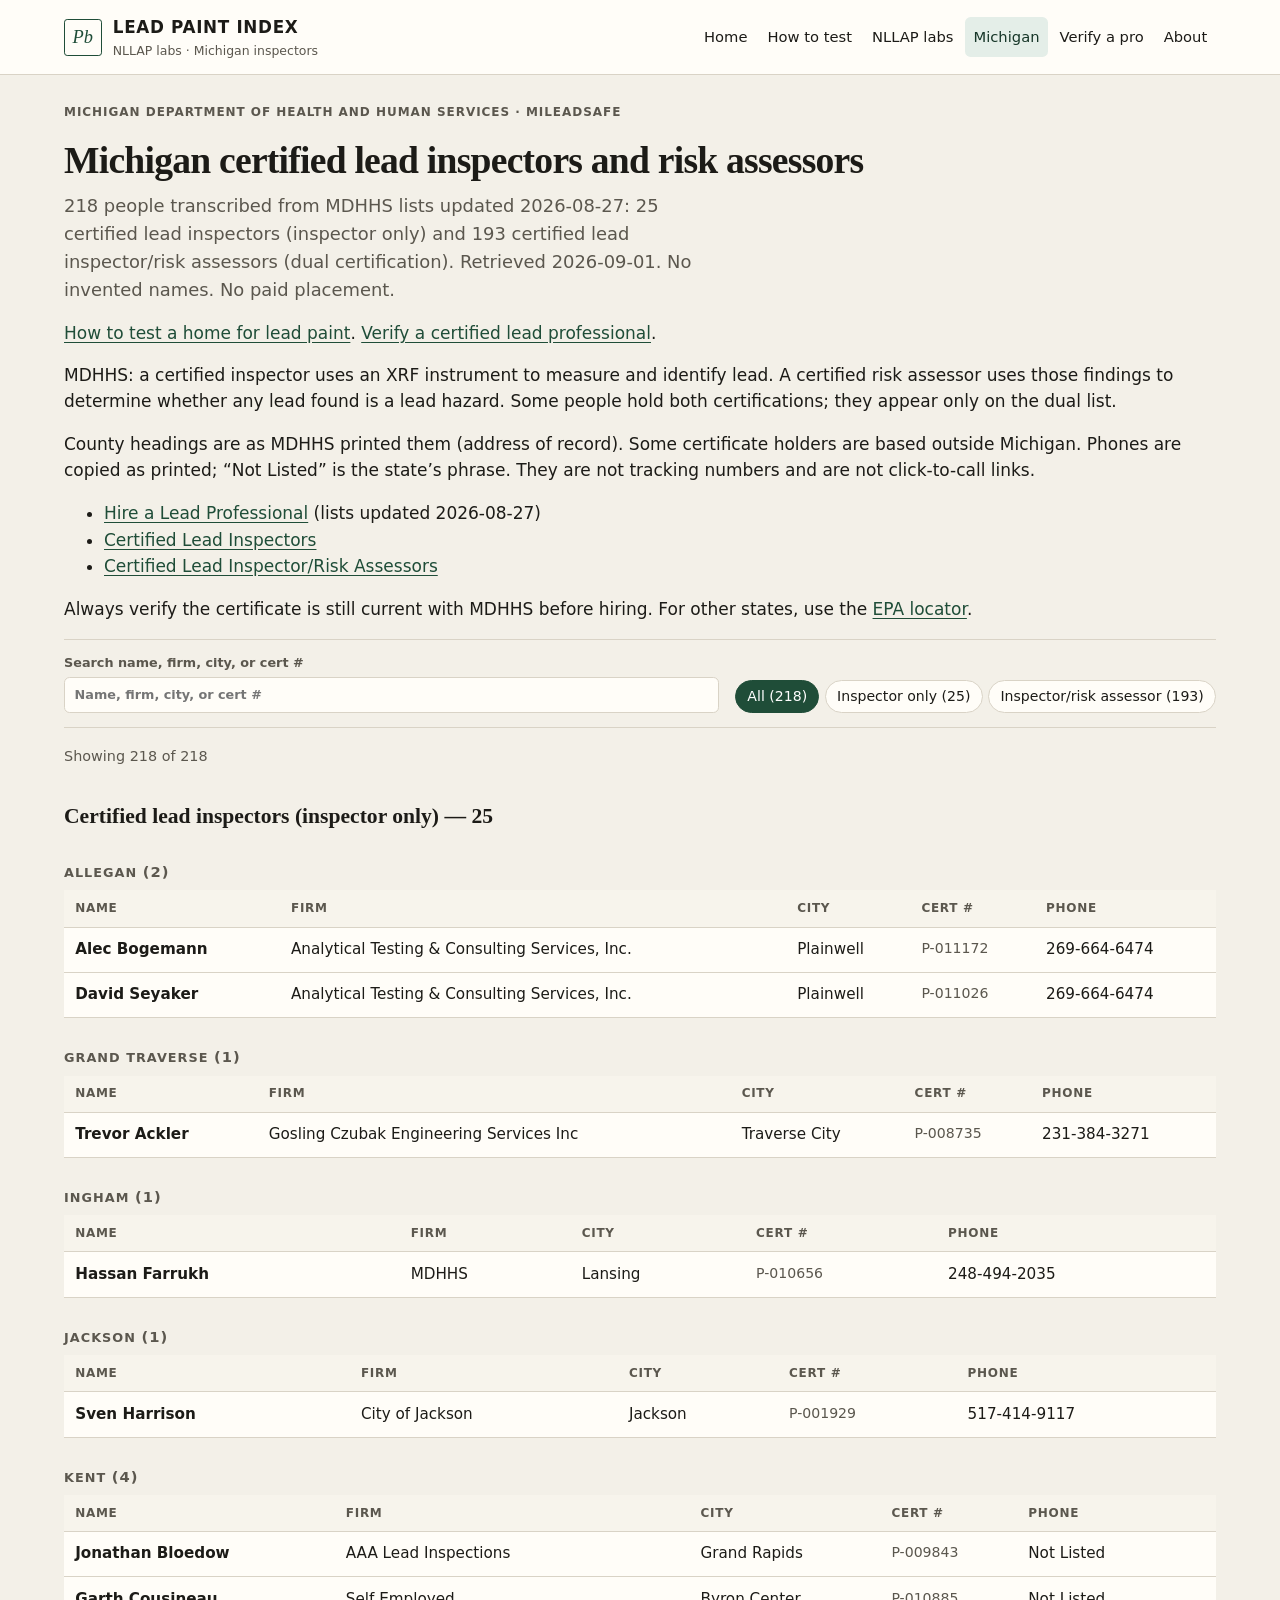
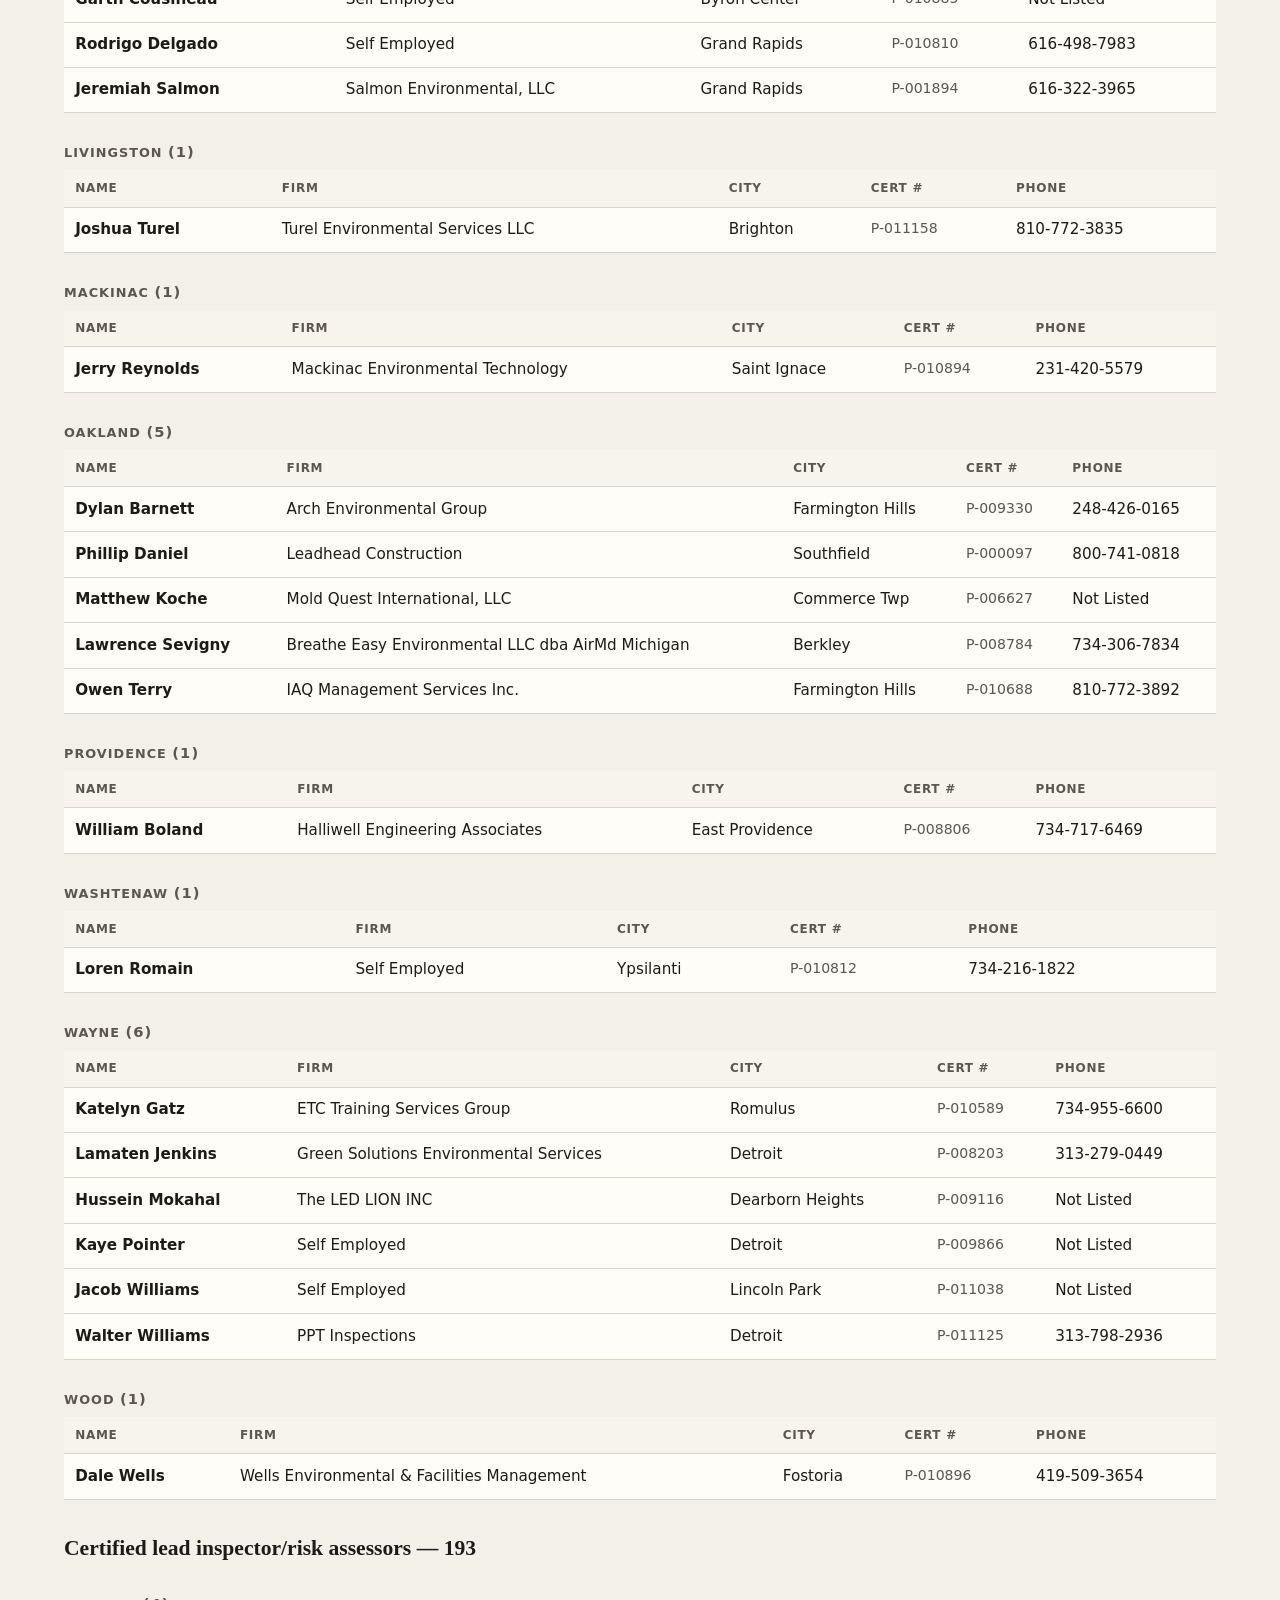
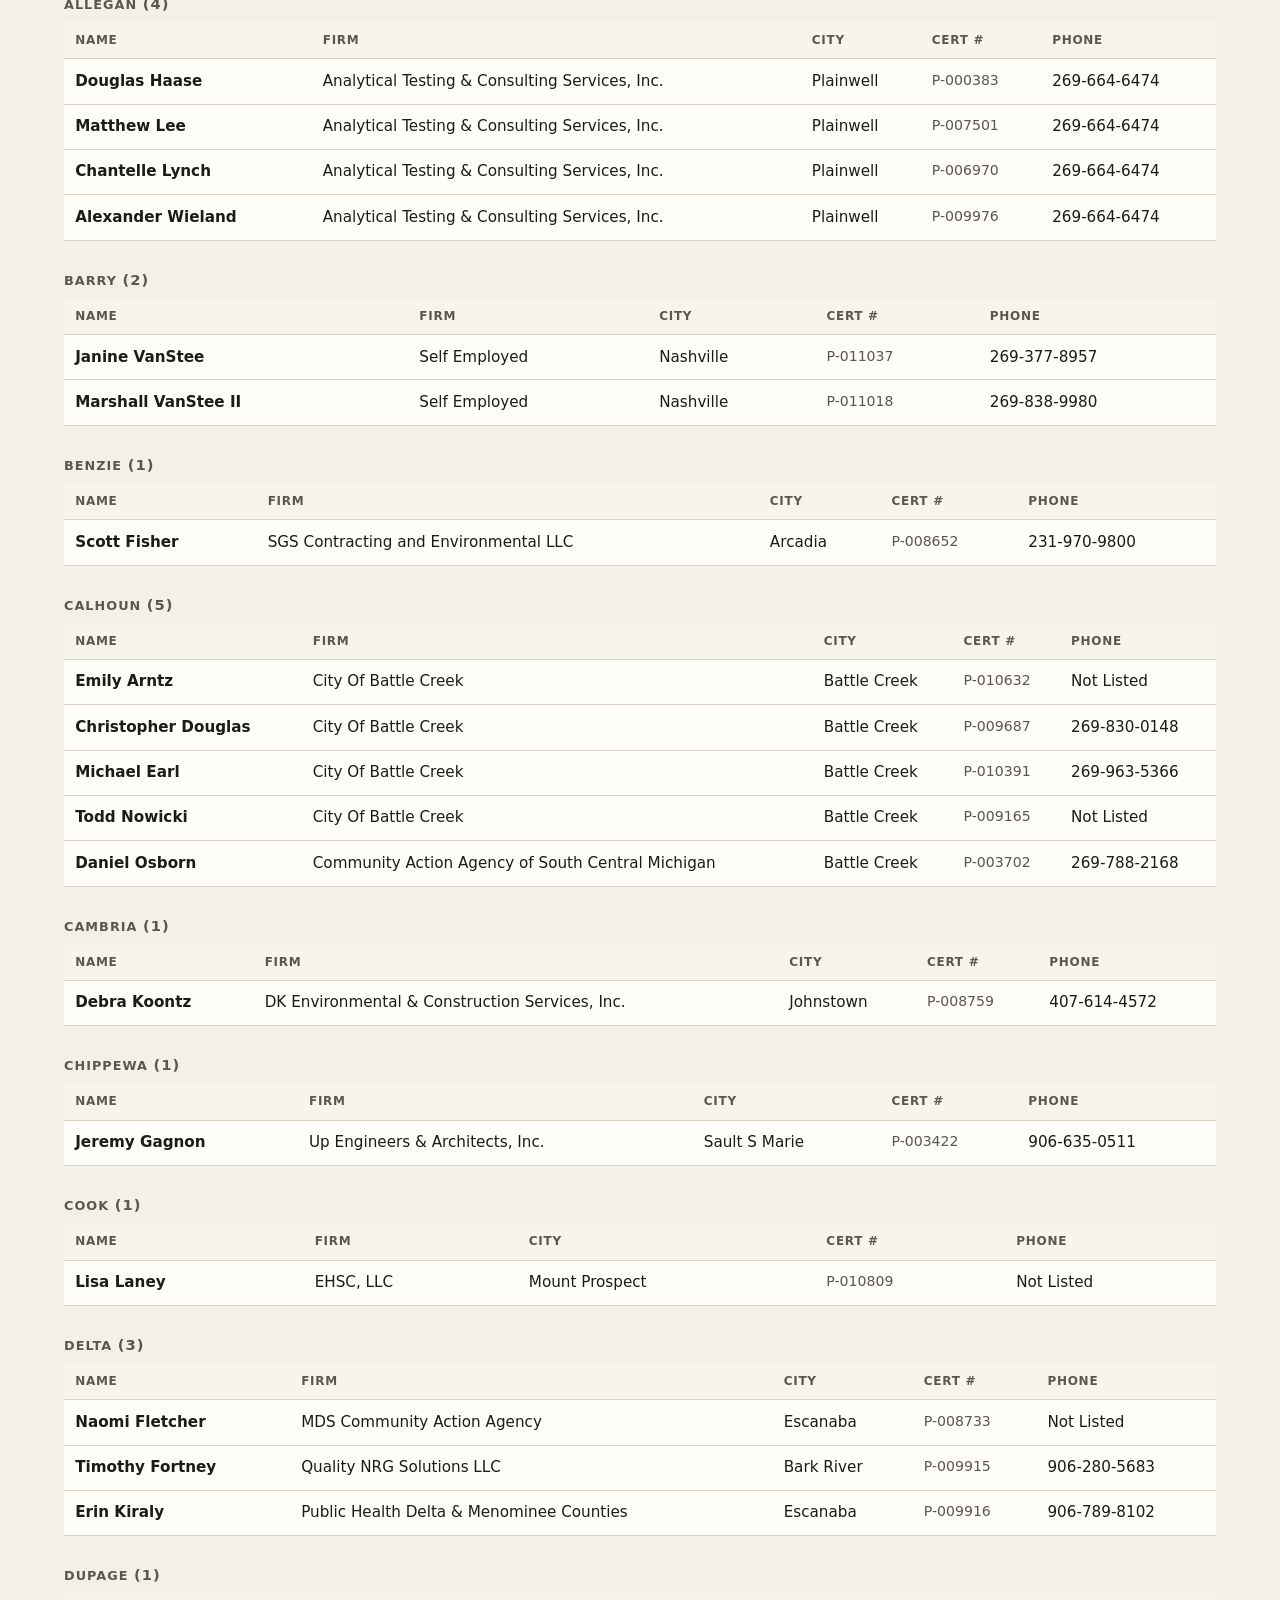
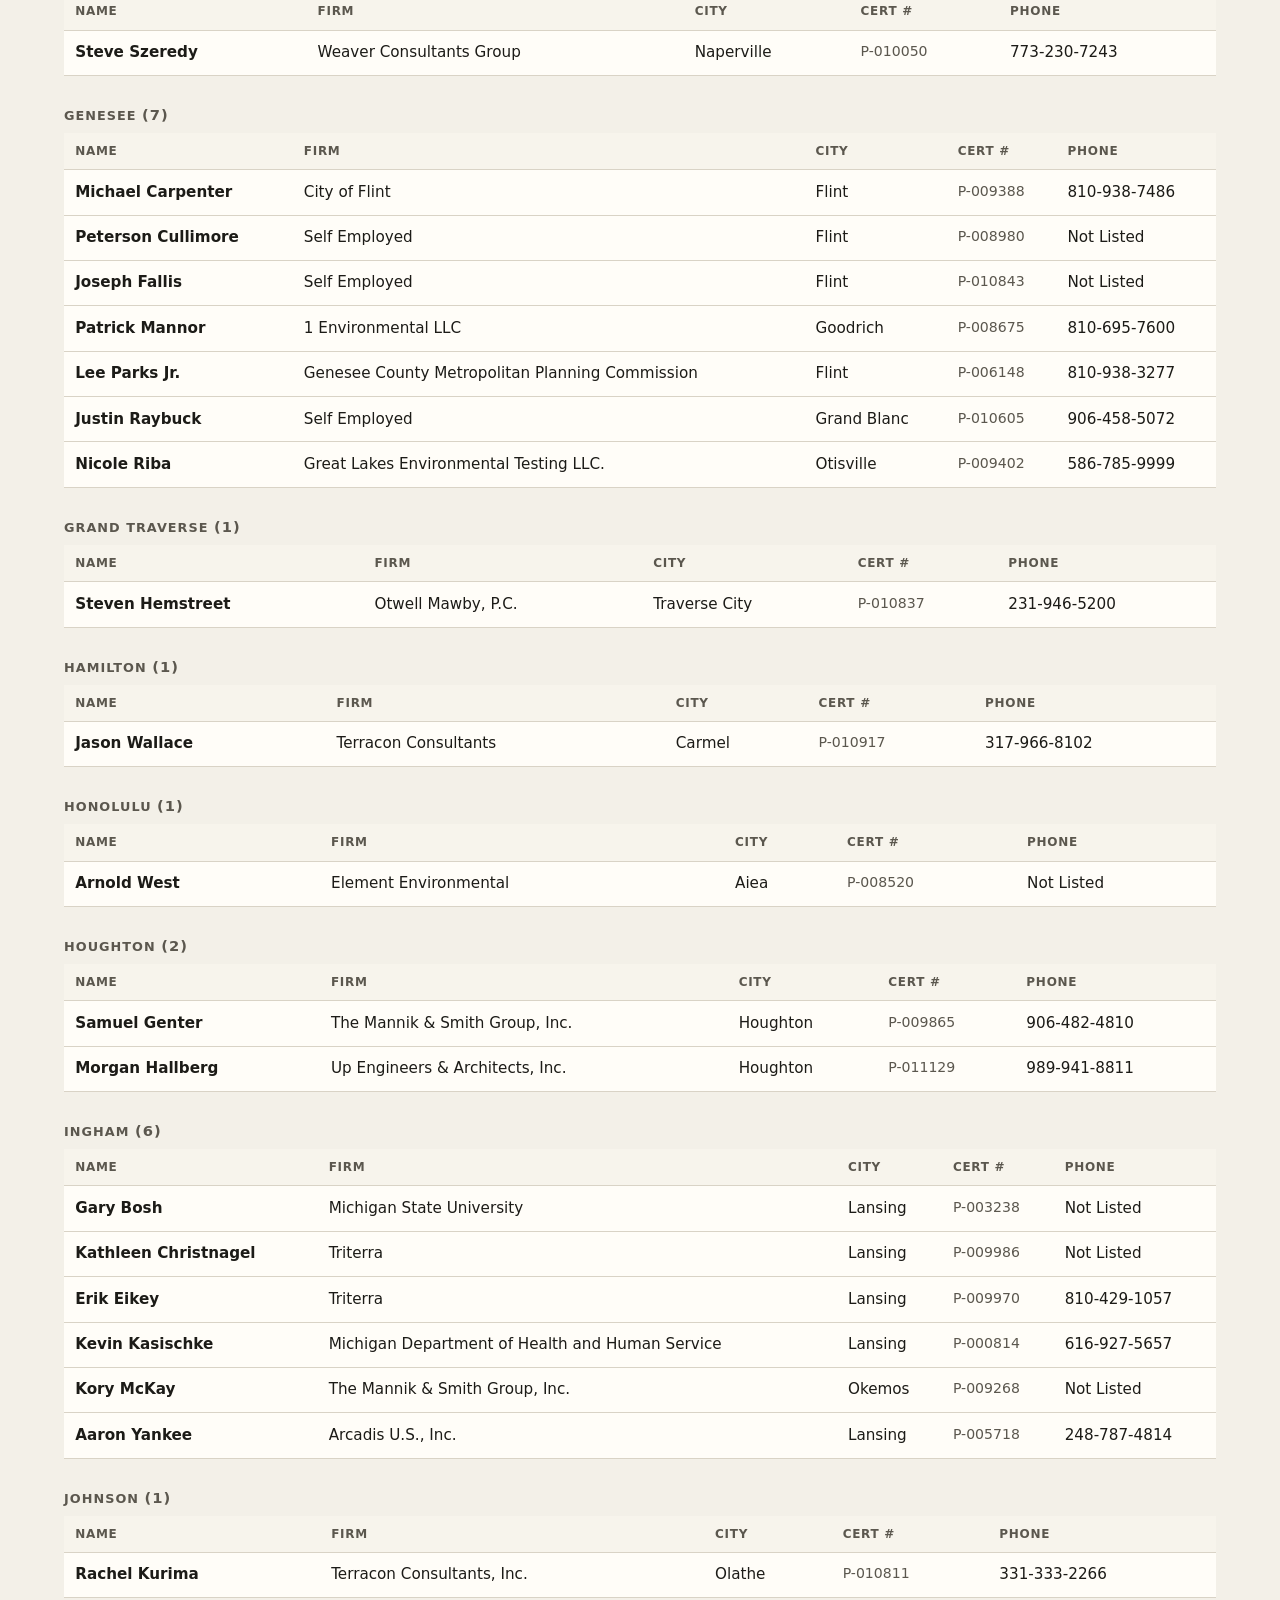
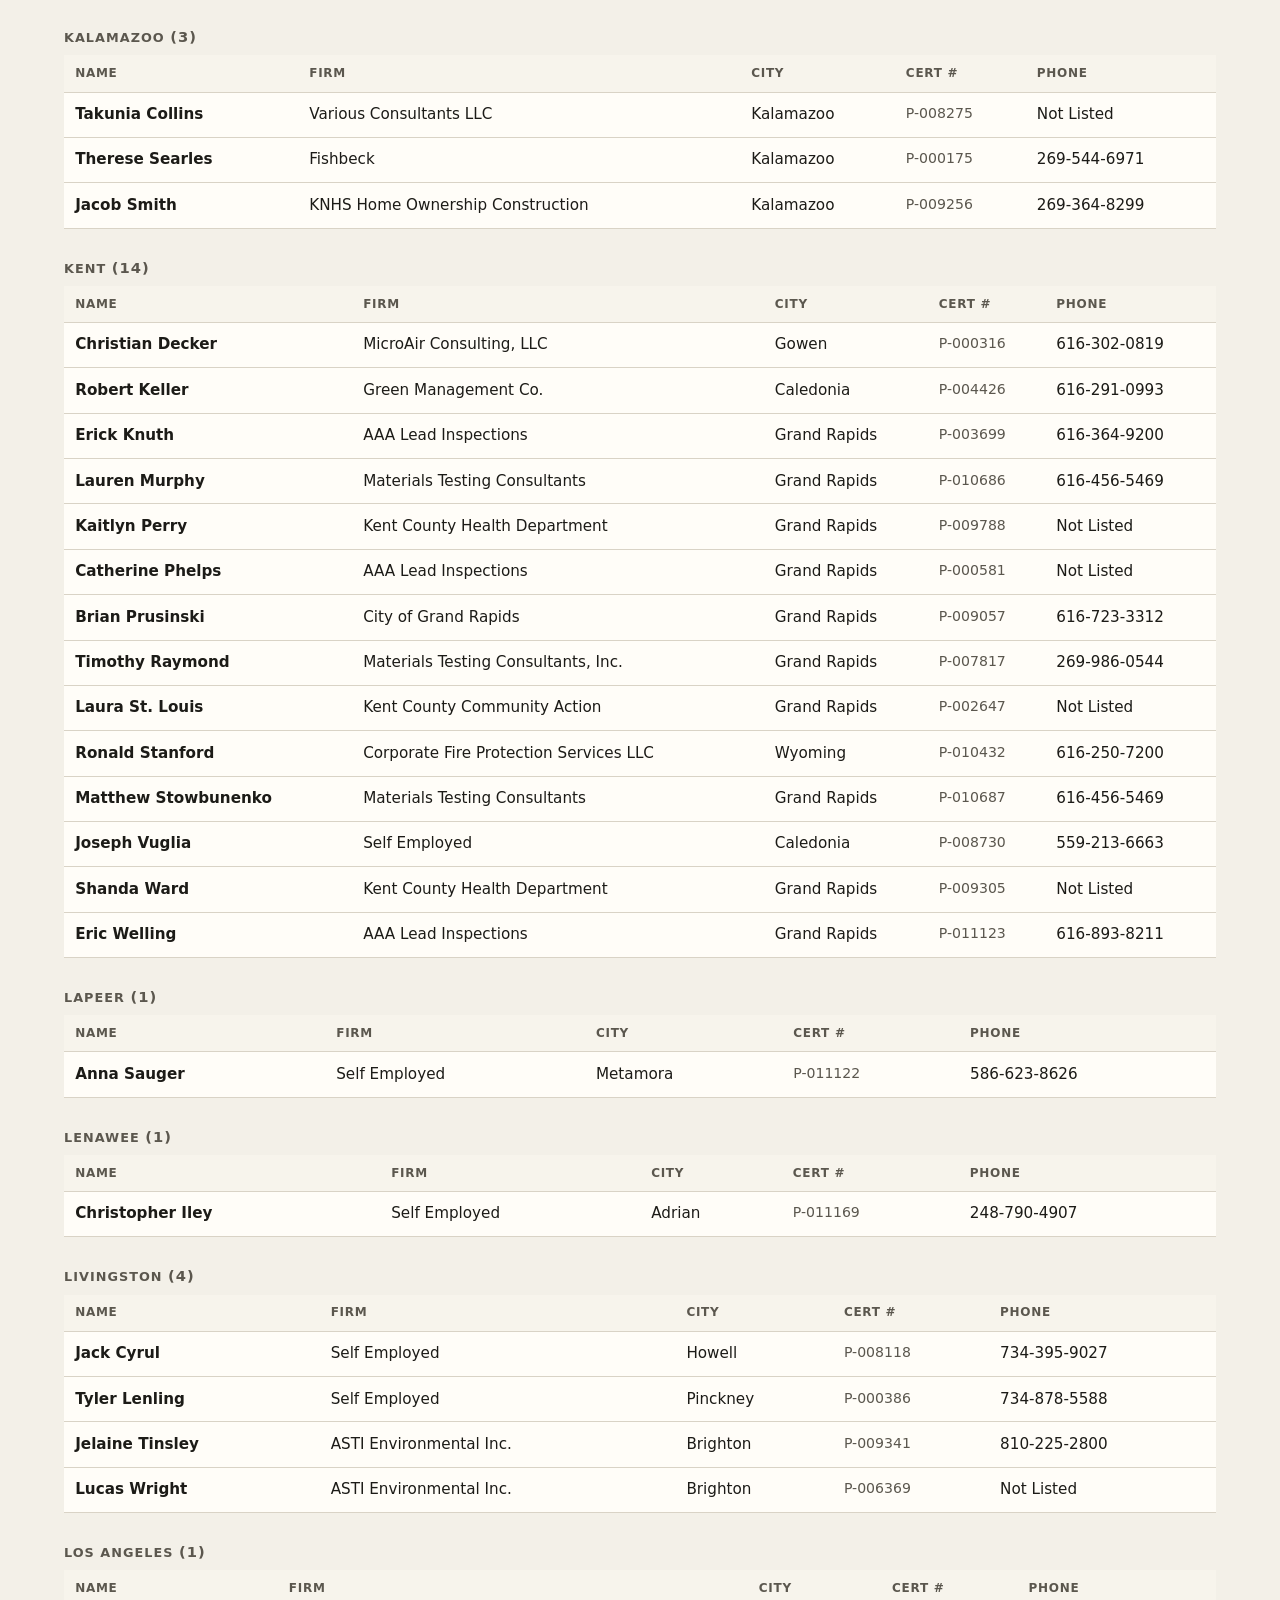
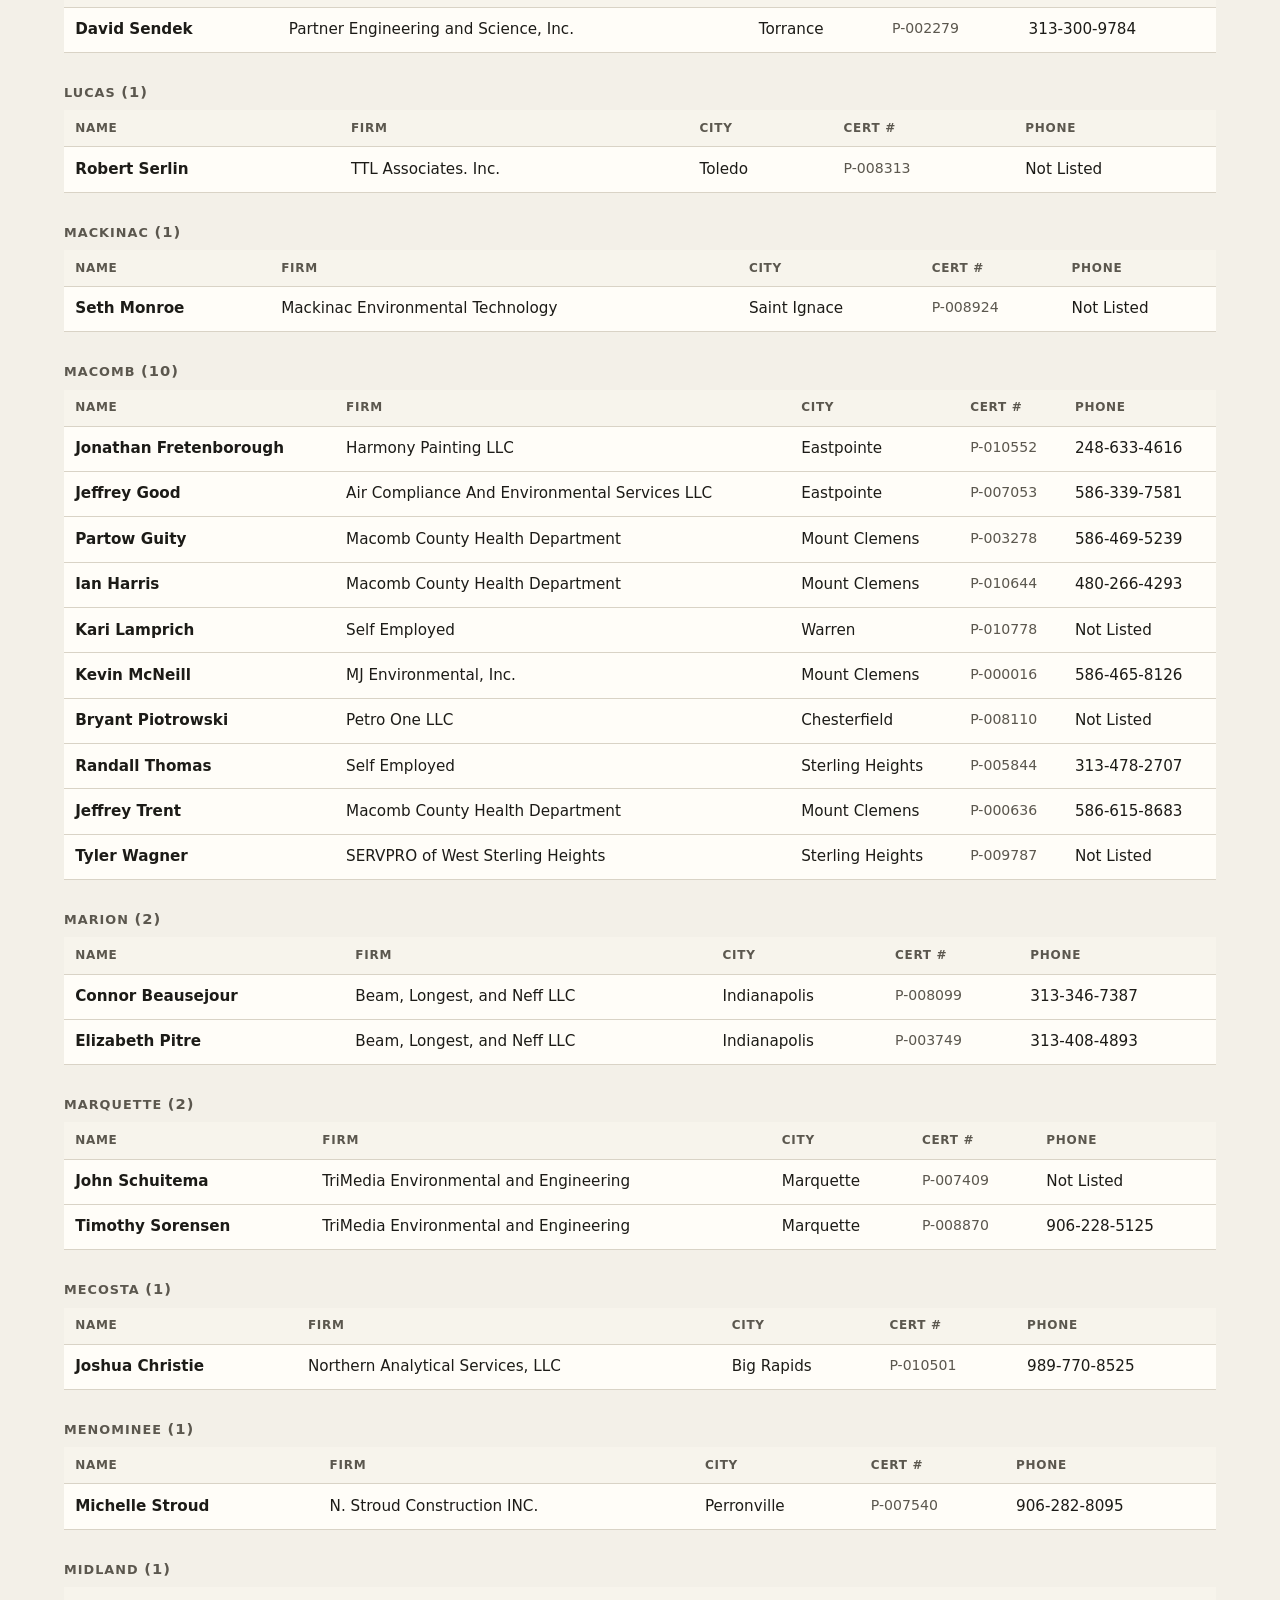
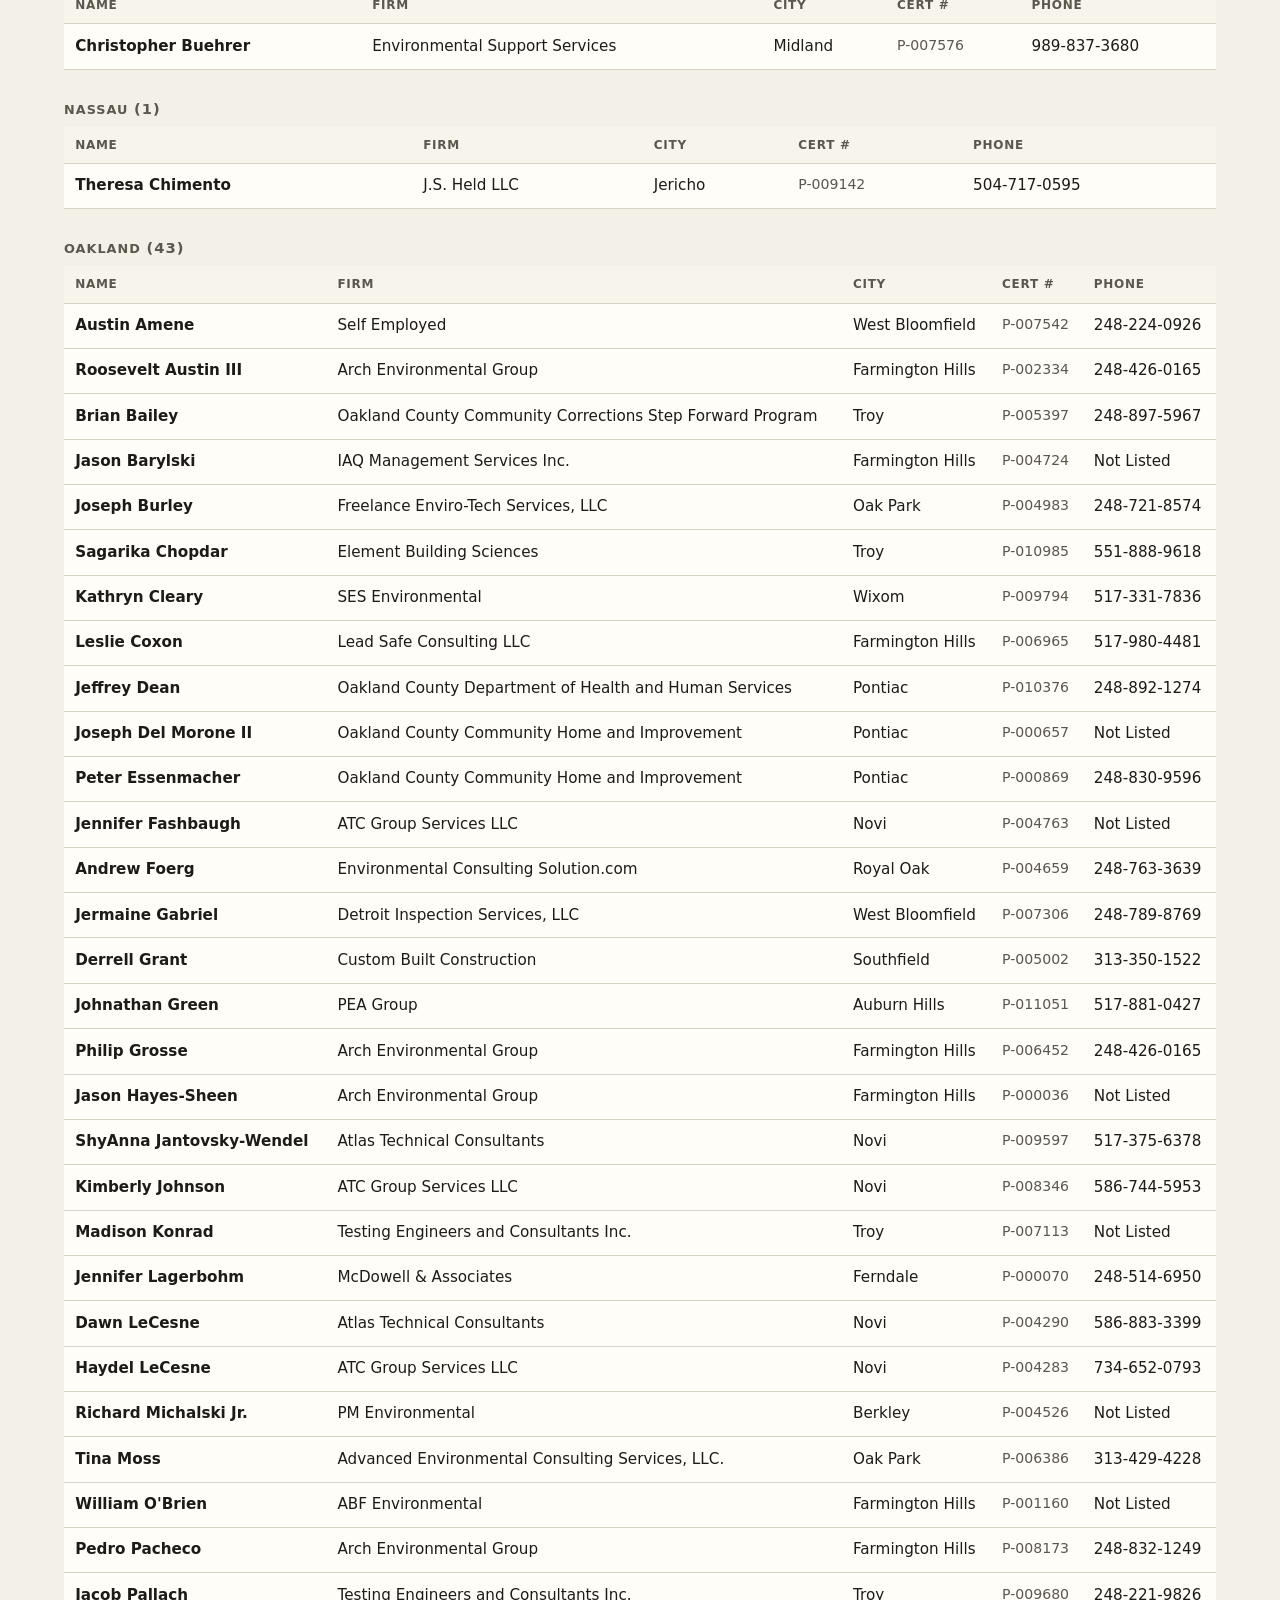
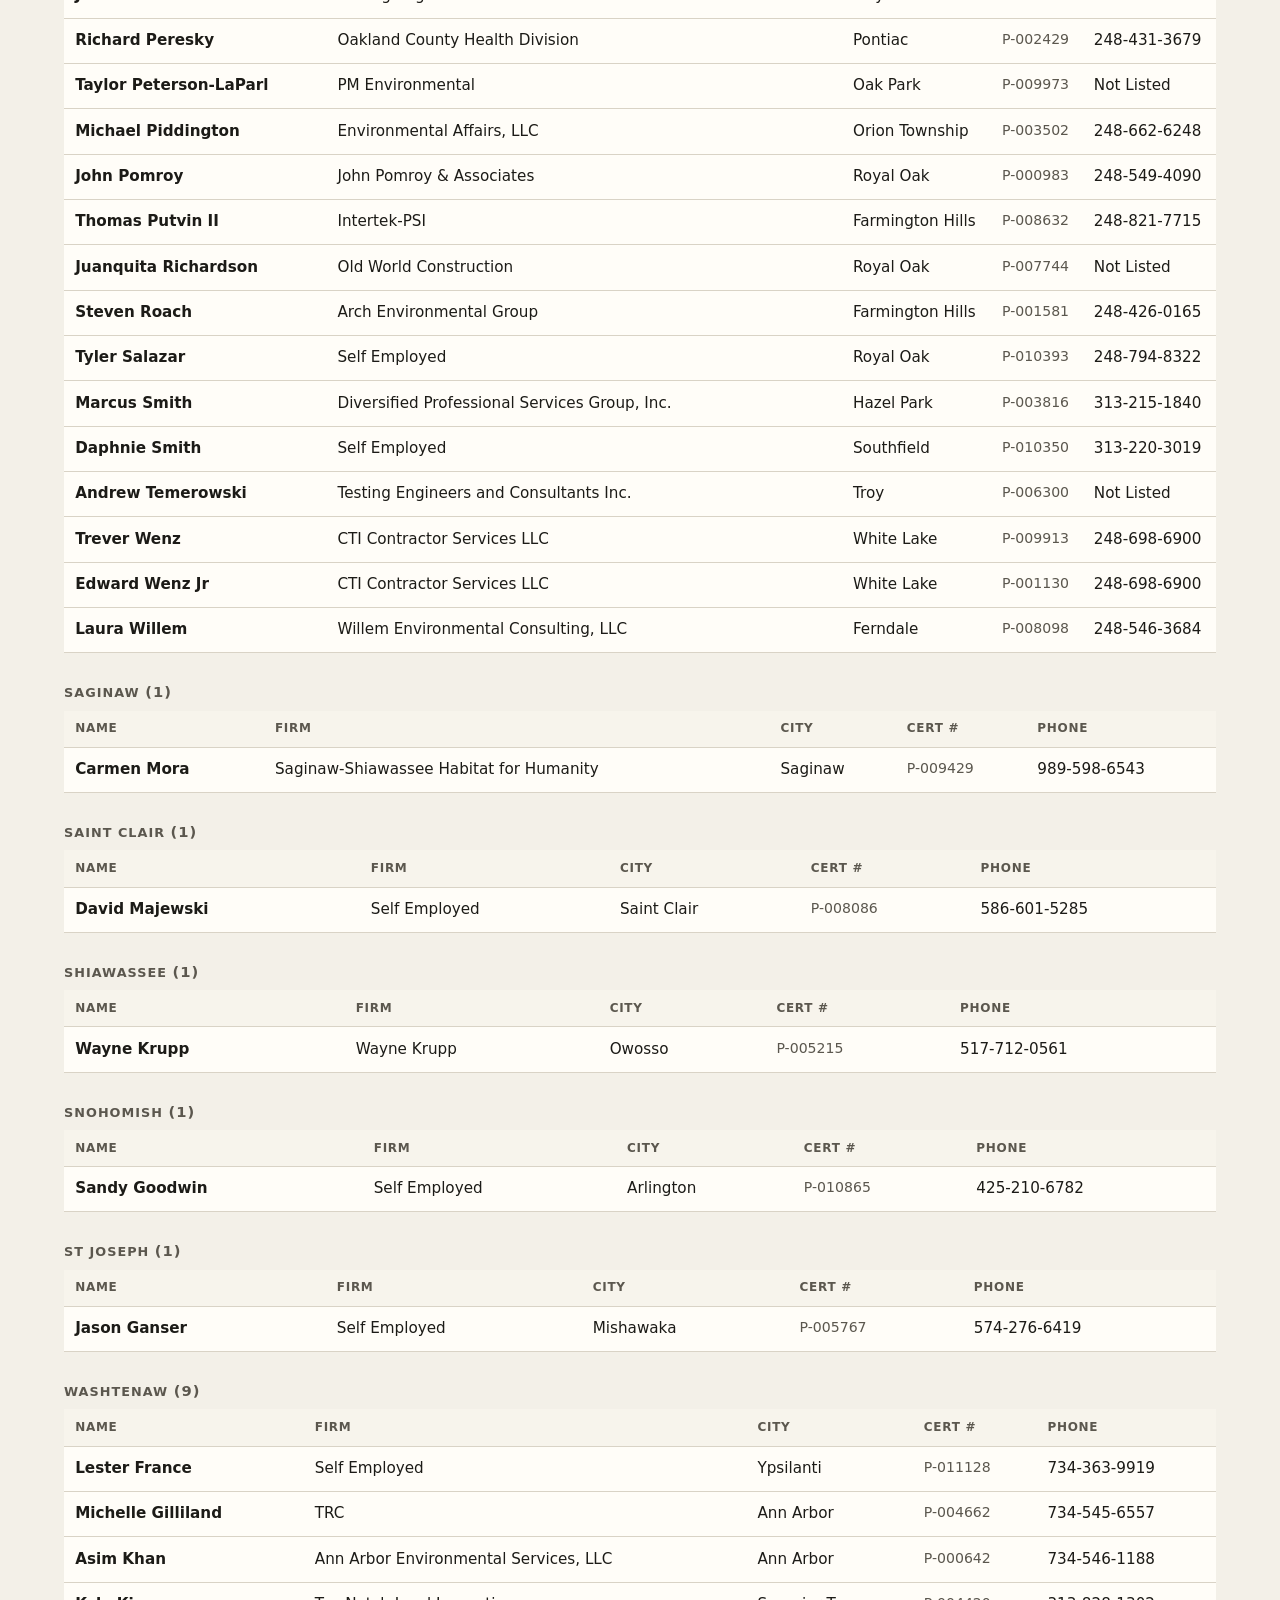
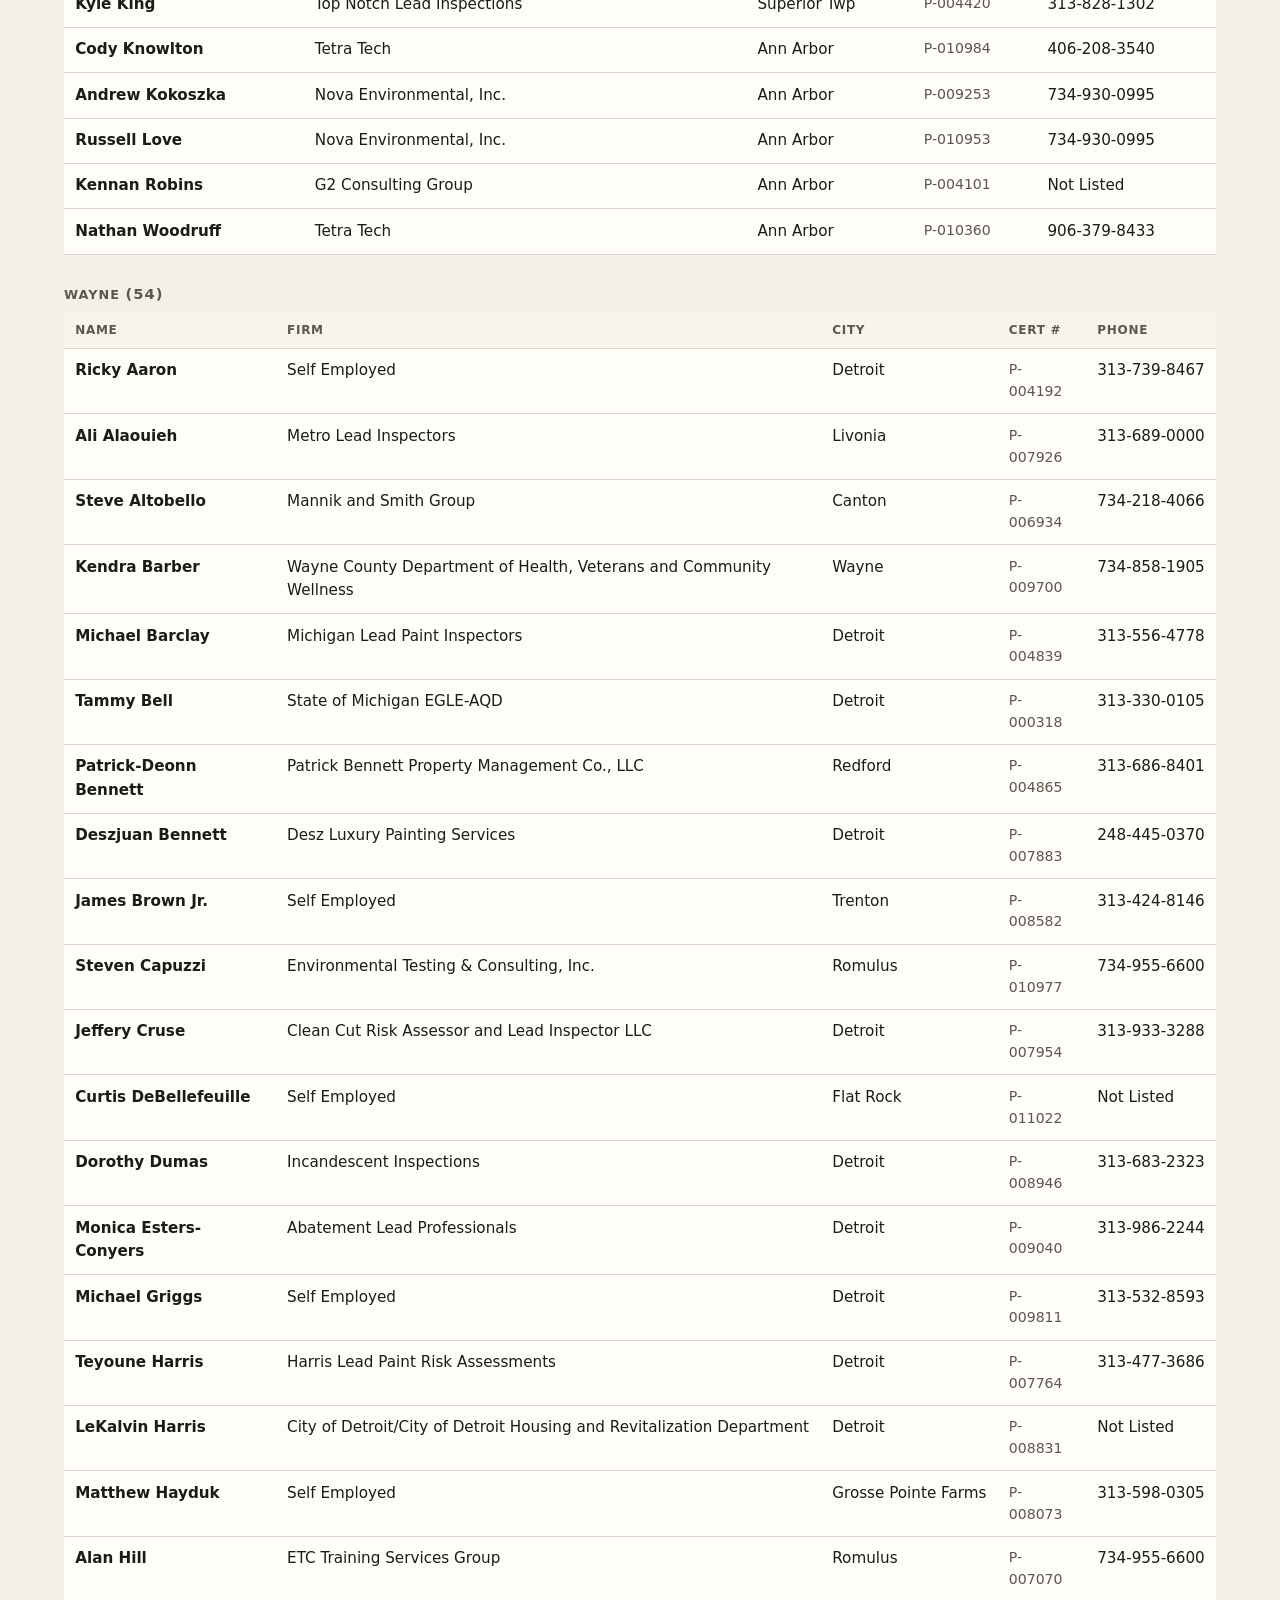
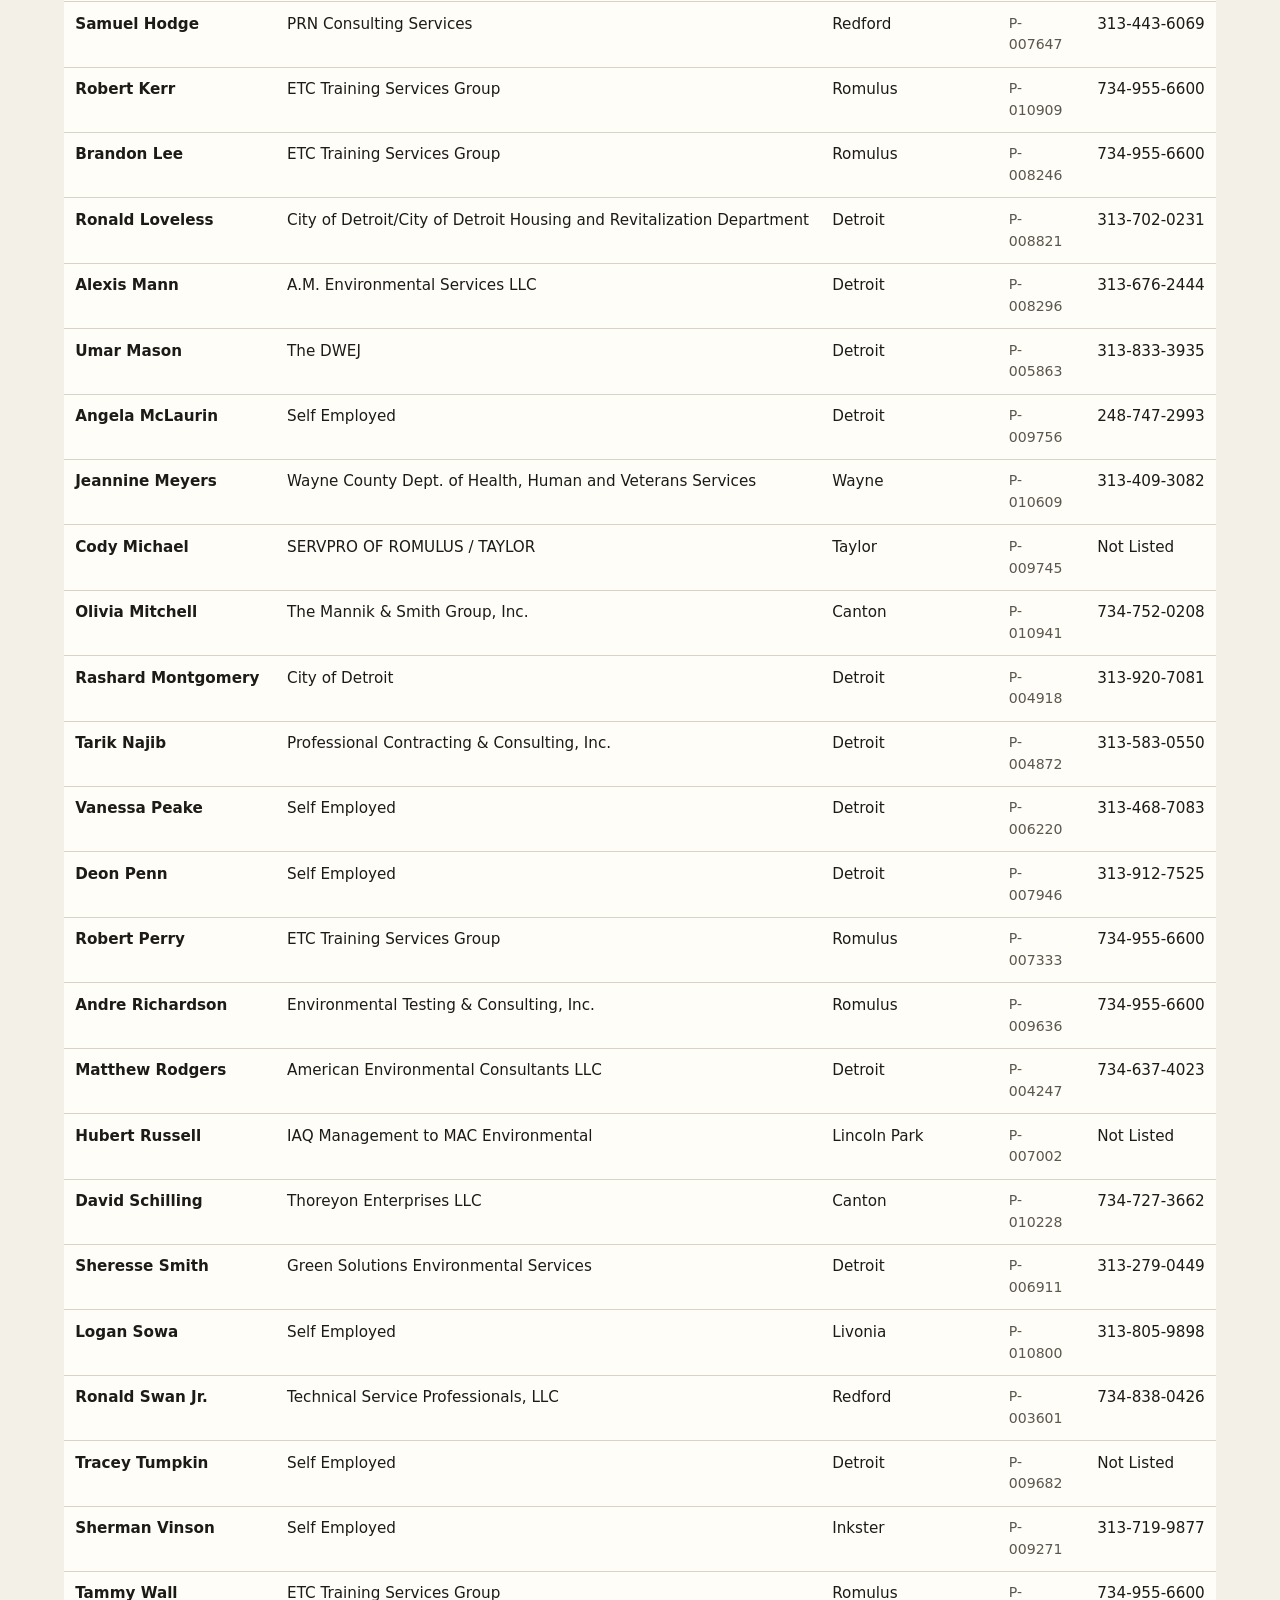
<file: michigan.html>
<!DOCTYPE html>
<html lang="en">
<head>
  <meta charset="utf-8">
  <meta name="viewport" content="width=device-width, initial-scale=1">
  <title>Michigan Lead Inspectors: 218 Certified</title>
  <meta name="description" content="218 Michigan certified lead inspectors and inspector/risk assessors from MDHHS MiLeadSafe lists updated 2026-08-27. 25 inspector only, 193 dual. Verify the certificate before hiring.">
  <link rel="canonical" href="https://shortelldesigns.github.io/lead-paint-index/michigan.html">
  <link rel="stylesheet" href="css/style.css">
</head>
<body>
  <a class="skip" href="#main">Skip to content</a>
  <header class="site-header">
    <div class="header-inner">
      <a class="brand" href="index.html">
        <span class="brand-mark" aria-hidden="true">Pb</span>
        <span class="brand-text">
          <span class="brand-name">Lead Paint Index</span>
          <span class="brand-sub">NLLAP labs · Michigan inspectors</span>
        </span>
      </a>
      <nav aria-label="Primary">
        <a href="index.html">Home</a>
        <a href="how-to.html">How to test</a>
        <a href="labs.html">NLLAP labs</a>
        <a href="michigan.html" aria-current="page">Michigan</a>
        <a href="verify.html">Verify a pro</a>
        <a href="about.html">About</a>
      </nav>
    </div>
  </header>
  <main id="main">
    <div class="wrap">

      <p class="kicker">Michigan Department of Health and Human Services · MiLeadSafe</p>
      <h1>Michigan certified lead inspectors and risk assessors</h1>
      <p class="lede">218 people transcribed from MDHHS lists updated 2026-08-27: 25 certified lead inspectors (inspector only) and 193 certified lead inspector/risk assessors (dual certification). Retrieved 2026-09-01. No invented names. No paid placement.</p>
      <p><a href="how-to.html">How to test a home for lead paint</a>.
      <a href="verify.html">Verify a certified lead professional</a>.</p>
      <p>MDHHS: a certified inspector uses an XRF instrument to measure and identify lead. A certified risk assessor uses those findings to determine whether any lead found is a lead hazard. Some people hold both certifications; they appear only on the dual list.</p>
      <p>County headings are as MDHHS printed them (address of record). Some certificate holders are based outside Michigan. Phones are copied as printed; “Not Listed” is the state’s phrase. They are not tracking numbers and are not click-to-call links.</p>
      <ul>
        <li><a href="https://www.michigan.gov/mileadsafe/lead-services/hire-lead-professional">Hire a Lead Professional</a> (lists updated 2026-08-27)</li>
        <li><a href="https://www.michigan.gov/mileadsafe/lead-services/hire-lead-professional/certified-lead-inspectors">Certified Lead Inspectors</a></li>
        <li><a href="https://www.michigan.gov/mileadsafe/lead-services/hire-lead-professional/certified-lead-inspector-risk-assessors">Certified Lead Inspector/Risk Assessors</a></li>
      </ul>
      <p>Always verify the certificate is still current with MDHHS before hiring. For other states, use the <a href="verify.html">EPA locator</a>.</p>

      <div class="filters" role="search">
        <label class="field">Search name, firm, city, or cert #
          <input type="search" id="q" placeholder="Name, firm, city, or cert #" autocomplete="off">
        </label>
        <div class="pills" role="radiogroup" aria-label="Filter by credential">
          <label><input type="radio" name="role" value="all" checked> <span>All (218)</span></label>
          <label><input type="radio" name="role" value="inspector"> <span>Inspector only (25)</span></label>
          <label><input type="radio" name="role" value="dual"> <span>Inspector/risk assessor (193)</span></label>
        </div>
      </div>
      <p class="shown" id="shown" aria-live="polite">Showing 218 of 218</p>

      <h2 id="inspectors">Certified lead inspectors (inspector only) — 25</h2>
      <h3 class="county">Allegan <span class="meta">(2)</span></h3>
<div class="table-scroll"><table class="dir"><thead><tr><th>Name</th><th>Firm</th><th>City</th><th>Cert #</th><th>Phone</th></tr></thead><tbody><tr class="pro" data-hay="alec bogemann analytical testing &amp; consulting services, inc. plainwell allegan p-011172 inspector" data-role="inspector"><td class="name name-cell" data-label="Name">Alec Bogemann</td><td data-label="Firm">Analytical Testing &amp; Consulting Services, Inc.</td><td class="city" data-label="City">Plainwell</td><td class="cred" data-label="Cert #">P-011172</td><td class="phone" data-label="Phone">269-664-6474</td></tr><tr class="pro" data-hay="david seyaker analytical testing &amp; consulting services, inc. plainwell allegan p-011026 inspector" data-role="inspector"><td class="name name-cell" data-label="Name">David Seyaker</td><td data-label="Firm">Analytical Testing &amp; Consulting Services, Inc.</td><td class="city" data-label="City">Plainwell</td><td class="cred" data-label="Cert #">P-011026</td><td class="phone" data-label="Phone">269-664-6474</td></tr></tbody></table></div>
<h3 class="county">Grand Traverse <span class="meta">(1)</span></h3>
<div class="table-scroll"><table class="dir"><thead><tr><th>Name</th><th>Firm</th><th>City</th><th>Cert #</th><th>Phone</th></tr></thead><tbody><tr class="pro" data-hay="trevor ackler gosling czubak engineering services inc traverse city grand traverse p-008735 inspector" data-role="inspector"><td class="name name-cell" data-label="Name">Trevor Ackler</td><td data-label="Firm">Gosling Czubak Engineering Services Inc</td><td class="city" data-label="City">Traverse City</td><td class="cred" data-label="Cert #">P-008735</td><td class="phone" data-label="Phone">231-384-3271</td></tr></tbody></table></div>
<h3 class="county">Ingham <span class="meta">(1)</span></h3>
<div class="table-scroll"><table class="dir"><thead><tr><th>Name</th><th>Firm</th><th>City</th><th>Cert #</th><th>Phone</th></tr></thead><tbody><tr class="pro" data-hay="hassan farrukh mdhhs lansing ingham p-010656 inspector" data-role="inspector"><td class="name name-cell" data-label="Name">Hassan Farrukh</td><td data-label="Firm">MDHHS</td><td class="city" data-label="City">Lansing</td><td class="cred" data-label="Cert #">P-010656</td><td class="phone" data-label="Phone">248-494-2035</td></tr></tbody></table></div>
<h3 class="county">Jackson <span class="meta">(1)</span></h3>
<div class="table-scroll"><table class="dir"><thead><tr><th>Name</th><th>Firm</th><th>City</th><th>Cert #</th><th>Phone</th></tr></thead><tbody><tr class="pro" data-hay="sven harrison city of jackson jackson jackson p-001929 inspector" data-role="inspector"><td class="name name-cell" data-label="Name">Sven Harrison</td><td data-label="Firm">City of Jackson</td><td class="city" data-label="City">Jackson</td><td class="cred" data-label="Cert #">P-001929</td><td class="phone" data-label="Phone">517-414-9117</td></tr></tbody></table></div>
<h3 class="county">Kent <span class="meta">(4)</span></h3>
<div class="table-scroll"><table class="dir"><thead><tr><th>Name</th><th>Firm</th><th>City</th><th>Cert #</th><th>Phone</th></tr></thead><tbody><tr class="pro" data-hay="jonathan bloedow aaa lead inspections grand rapids kent p-009843 inspector" data-role="inspector"><td class="name name-cell" data-label="Name">Jonathan Bloedow</td><td data-label="Firm">AAA Lead Inspections</td><td class="city" data-label="City">Grand Rapids</td><td class="cred" data-label="Cert #">P-009843</td><td class="phone" data-label="Phone">Not Listed</td></tr><tr class="pro" data-hay="garth cousineau self employed byron center kent p-010885 inspector" data-role="inspector"><td class="name name-cell" data-label="Name">Garth Cousineau</td><td data-label="Firm">Self Employed</td><td class="city" data-label="City">Byron Center</td><td class="cred" data-label="Cert #">P-010885</td><td class="phone" data-label="Phone">Not Listed</td></tr><tr class="pro" data-hay="rodrigo delgado self employed grand rapids kent p-010810 inspector" data-role="inspector"><td class="name name-cell" data-label="Name">Rodrigo Delgado</td><td data-label="Firm">Self Employed</td><td class="city" data-label="City">Grand Rapids</td><td class="cred" data-label="Cert #">P-010810</td><td class="phone" data-label="Phone">616-498-7983</td></tr><tr class="pro" data-hay="jeremiah salmon salmon environmental, llc grand rapids kent p-001894 inspector" data-role="inspector"><td class="name name-cell" data-label="Name">Jeremiah Salmon</td><td data-label="Firm">Salmon Environmental, LLC</td><td class="city" data-label="City">Grand Rapids</td><td class="cred" data-label="Cert #">P-001894</td><td class="phone" data-label="Phone">616-322-3965</td></tr></tbody></table></div>
<h3 class="county">Livingston <span class="meta">(1)</span></h3>
<div class="table-scroll"><table class="dir"><thead><tr><th>Name</th><th>Firm</th><th>City</th><th>Cert #</th><th>Phone</th></tr></thead><tbody><tr class="pro" data-hay="joshua turel turel environmental services llc brighton livingston p-011158 inspector" data-role="inspector"><td class="name name-cell" data-label="Name">Joshua Turel</td><td data-label="Firm">Turel Environmental Services LLC</td><td class="city" data-label="City">Brighton</td><td class="cred" data-label="Cert #">P-011158</td><td class="phone" data-label="Phone">810-772-3835</td></tr></tbody></table></div>
<h3 class="county">Mackinac <span class="meta">(1)</span></h3>
<div class="table-scroll"><table class="dir"><thead><tr><th>Name</th><th>Firm</th><th>City</th><th>Cert #</th><th>Phone</th></tr></thead><tbody><tr class="pro" data-hay="jerry reynolds mackinac environmental technology saint ignace mackinac p-010894 inspector" data-role="inspector"><td class="name name-cell" data-label="Name">Jerry Reynolds</td><td data-label="Firm">Mackinac Environmental Technology</td><td class="city" data-label="City">Saint Ignace</td><td class="cred" data-label="Cert #">P-010894</td><td class="phone" data-label="Phone">231-420-5579</td></tr></tbody></table></div>
<h3 class="county">Oakland <span class="meta">(5)</span></h3>
<div class="table-scroll"><table class="dir"><thead><tr><th>Name</th><th>Firm</th><th>City</th><th>Cert #</th><th>Phone</th></tr></thead><tbody><tr class="pro" data-hay="dylan barnett arch environmental group farmington hills oakland p-009330 inspector" data-role="inspector"><td class="name name-cell" data-label="Name">Dylan Barnett</td><td data-label="Firm">Arch Environmental Group</td><td class="city" data-label="City">Farmington Hills</td><td class="cred" data-label="Cert #">P-009330</td><td class="phone" data-label="Phone">248-426-0165</td></tr><tr class="pro" data-hay="phillip daniel leadhead construction southfield oakland p-000097 inspector" data-role="inspector"><td class="name name-cell" data-label="Name">Phillip Daniel</td><td data-label="Firm">Leadhead Construction</td><td class="city" data-label="City">Southfield</td><td class="cred" data-label="Cert #">P-000097</td><td class="phone" data-label="Phone">800-741-0818</td></tr><tr class="pro" data-hay="matthew koche mold quest international, llc commerce twp oakland p-006627 inspector" data-role="inspector"><td class="name name-cell" data-label="Name">Matthew Koche</td><td data-label="Firm">Mold Quest International, LLC</td><td class="city" data-label="City">Commerce Twp</td><td class="cred" data-label="Cert #">P-006627</td><td class="phone" data-label="Phone">Not Listed</td></tr><tr class="pro" data-hay="lawrence sevigny breathe easy environmental llc dba airmd michigan berkley oakland p-008784 inspector" data-role="inspector"><td class="name name-cell" data-label="Name">Lawrence Sevigny</td><td data-label="Firm">Breathe Easy Environmental LLC dba AirMd Michigan</td><td class="city" data-label="City">Berkley</td><td class="cred" data-label="Cert #">P-008784</td><td class="phone" data-label="Phone">734-306-7834</td></tr><tr class="pro" data-hay="owen terry iaq management services inc. farmington hills oakland p-010688 inspector" data-role="inspector"><td class="name name-cell" data-label="Name">Owen Terry</td><td data-label="Firm">IAQ Management Services Inc.</td><td class="city" data-label="City">Farmington Hills</td><td class="cred" data-label="Cert #">P-010688</td><td class="phone" data-label="Phone">810-772-3892</td></tr></tbody></table></div>
<h3 class="county">Providence <span class="meta">(1)</span></h3>
<div class="table-scroll"><table class="dir"><thead><tr><th>Name</th><th>Firm</th><th>City</th><th>Cert #</th><th>Phone</th></tr></thead><tbody><tr class="pro" data-hay="william boland halliwell engineering associates east providence providence p-008806 inspector" data-role="inspector"><td class="name name-cell" data-label="Name">William Boland</td><td data-label="Firm">Halliwell Engineering Associates</td><td class="city" data-label="City">East Providence</td><td class="cred" data-label="Cert #">P-008806</td><td class="phone" data-label="Phone">734-717-6469</td></tr></tbody></table></div>
<h3 class="county">Washtenaw <span class="meta">(1)</span></h3>
<div class="table-scroll"><table class="dir"><thead><tr><th>Name</th><th>Firm</th><th>City</th><th>Cert #</th><th>Phone</th></tr></thead><tbody><tr class="pro" data-hay="loren romain self employed ypsilanti washtenaw p-010812 inspector" data-role="inspector"><td class="name name-cell" data-label="Name">Loren Romain</td><td data-label="Firm">Self Employed</td><td class="city" data-label="City">Ypsilanti</td><td class="cred" data-label="Cert #">P-010812</td><td class="phone" data-label="Phone">734-216-1822</td></tr></tbody></table></div>
<h3 class="county">Wayne <span class="meta">(6)</span></h3>
<div class="table-scroll"><table class="dir"><thead><tr><th>Name</th><th>Firm</th><th>City</th><th>Cert #</th><th>Phone</th></tr></thead><tbody><tr class="pro" data-hay="katelyn gatz etc training services group romulus wayne p-010589 inspector" data-role="inspector"><td class="name name-cell" data-label="Name">Katelyn Gatz</td><td data-label="Firm">ETC Training Services Group</td><td class="city" data-label="City">Romulus</td><td class="cred" data-label="Cert #">P-010589</td><td class="phone" data-label="Phone">734-955-6600</td></tr><tr class="pro" data-hay="lamaten jenkins green solutions environmental services detroit wayne p-008203 inspector" data-role="inspector"><td class="name name-cell" data-label="Name">Lamaten Jenkins</td><td data-label="Firm">Green Solutions Environmental Services</td><td class="city" data-label="City">Detroit</td><td class="cred" data-label="Cert #">P-008203</td><td class="phone" data-label="Phone">313-279-0449</td></tr><tr class="pro" data-hay="hussein mokahal the led lion inc dearborn heights wayne p-009116 inspector" data-role="inspector"><td class="name name-cell" data-label="Name">Hussein Mokahal</td><td data-label="Firm">The LED LION INC</td><td class="city" data-label="City">Dearborn Heights</td><td class="cred" data-label="Cert #">P-009116</td><td class="phone" data-label="Phone">Not Listed</td></tr><tr class="pro" data-hay="kaye pointer self employed detroit wayne p-009866 inspector" data-role="inspector"><td class="name name-cell" data-label="Name">Kaye Pointer</td><td data-label="Firm">Self Employed</td><td class="city" data-label="City">Detroit</td><td class="cred" data-label="Cert #">P-009866</td><td class="phone" data-label="Phone">Not Listed</td></tr><tr class="pro" data-hay="jacob williams self employed lincoln park wayne p-011038 inspector" data-role="inspector"><td class="name name-cell" data-label="Name">Jacob Williams</td><td data-label="Firm">Self Employed</td><td class="city" data-label="City">Lincoln Park</td><td class="cred" data-label="Cert #">P-011038</td><td class="phone" data-label="Phone">Not Listed</td></tr><tr class="pro" data-hay="walter williams ppt inspections detroit wayne p-011125 inspector" data-role="inspector"><td class="name name-cell" data-label="Name">Walter Williams</td><td data-label="Firm">PPT Inspections</td><td class="city" data-label="City">Detroit</td><td class="cred" data-label="Cert #">P-011125</td><td class="phone" data-label="Phone">313-798-2936</td></tr></tbody></table></div>
<h3 class="county">Wood <span class="meta">(1)</span></h3>
<div class="table-scroll"><table class="dir"><thead><tr><th>Name</th><th>Firm</th><th>City</th><th>Cert #</th><th>Phone</th></tr></thead><tbody><tr class="pro" data-hay="dale wells wells environmental &amp; facilities management fostoria wood p-010896 inspector" data-role="inspector"><td class="name name-cell" data-label="Name">Dale Wells</td><td data-label="Firm">Wells Environmental &amp; Facilities Management</td><td class="city" data-label="City">Fostoria</td><td class="cred" data-label="Cert #">P-010896</td><td class="phone" data-label="Phone">419-509-3654</td></tr></tbody></table></div>

      <h2 id="dual">Certified lead inspector/risk assessors — 193</h2>
      <h3 class="county">Allegan <span class="meta">(4)</span></h3>
<div class="table-scroll"><table class="dir"><thead><tr><th>Name</th><th>Firm</th><th>City</th><th>Cert #</th><th>Phone</th></tr></thead><tbody><tr class="pro" data-hay="douglas haase analytical testing &amp; consulting services, inc. plainwell allegan p-000383 inspector/risk assessor" data-role="dual"><td class="name name-cell" data-label="Name">Douglas Haase</td><td data-label="Firm">Analytical Testing &amp; Consulting Services, Inc.</td><td class="city" data-label="City">Plainwell</td><td class="cred" data-label="Cert #">P-000383</td><td class="phone" data-label="Phone">269-664-6474</td></tr><tr class="pro" data-hay="matthew lee analytical testing &amp; consulting services, inc. plainwell allegan p-007501 inspector/risk assessor" data-role="dual"><td class="name name-cell" data-label="Name">Matthew Lee</td><td data-label="Firm">Analytical Testing &amp; Consulting Services, Inc.</td><td class="city" data-label="City">Plainwell</td><td class="cred" data-label="Cert #">P-007501</td><td class="phone" data-label="Phone">269-664-6474</td></tr><tr class="pro" data-hay="chantelle lynch analytical testing &amp; consulting services, inc. plainwell allegan p-006970 inspector/risk assessor" data-role="dual"><td class="name name-cell" data-label="Name">Chantelle Lynch</td><td data-label="Firm">Analytical Testing &amp; Consulting Services, Inc.</td><td class="city" data-label="City">Plainwell</td><td class="cred" data-label="Cert #">P-006970</td><td class="phone" data-label="Phone">269-664-6474</td></tr><tr class="pro" data-hay="alexander wieland analytical testing &amp; consulting services, inc. plainwell allegan p-009976 inspector/risk assessor" data-role="dual"><td class="name name-cell" data-label="Name">Alexander Wieland</td><td data-label="Firm">Analytical Testing &amp; Consulting Services, Inc.</td><td class="city" data-label="City">Plainwell</td><td class="cred" data-label="Cert #">P-009976</td><td class="phone" data-label="Phone">269-664-6474</td></tr></tbody></table></div>
<h3 class="county">Barry <span class="meta">(2)</span></h3>
<div class="table-scroll"><table class="dir"><thead><tr><th>Name</th><th>Firm</th><th>City</th><th>Cert #</th><th>Phone</th></tr></thead><tbody><tr class="pro" data-hay="janine vanstee self employed nashville barry p-011037 inspector/risk assessor" data-role="dual"><td class="name name-cell" data-label="Name">Janine VanStee</td><td data-label="Firm">Self Employed</td><td class="city" data-label="City">Nashville</td><td class="cred" data-label="Cert #">P-011037</td><td class="phone" data-label="Phone">269-377-8957</td></tr><tr class="pro" data-hay="marshall vanstee ii self employed nashville barry p-011018 inspector/risk assessor" data-role="dual"><td class="name name-cell" data-label="Name">Marshall VanStee II</td><td data-label="Firm">Self Employed</td><td class="city" data-label="City">Nashville</td><td class="cred" data-label="Cert #">P-011018</td><td class="phone" data-label="Phone">269-838-9980</td></tr></tbody></table></div>
<h3 class="county">Benzie <span class="meta">(1)</span></h3>
<div class="table-scroll"><table class="dir"><thead><tr><th>Name</th><th>Firm</th><th>City</th><th>Cert #</th><th>Phone</th></tr></thead><tbody><tr class="pro" data-hay="scott fisher sgs contracting and environmental llc arcadia benzie p-008652 inspector/risk assessor" data-role="dual"><td class="name name-cell" data-label="Name">Scott Fisher</td><td data-label="Firm">SGS Contracting and Environmental LLC</td><td class="city" data-label="City">Arcadia</td><td class="cred" data-label="Cert #">P-008652</td><td class="phone" data-label="Phone">231-970-9800</td></tr></tbody></table></div>
<h3 class="county">Calhoun <span class="meta">(5)</span></h3>
<div class="table-scroll"><table class="dir"><thead><tr><th>Name</th><th>Firm</th><th>City</th><th>Cert #</th><th>Phone</th></tr></thead><tbody><tr class="pro" data-hay="emily arntz city of battle creek battle creek calhoun p-010632 inspector/risk assessor" data-role="dual"><td class="name name-cell" data-label="Name">Emily Arntz</td><td data-label="Firm">City Of Battle Creek</td><td class="city" data-label="City">Battle Creek</td><td class="cred" data-label="Cert #">P-010632</td><td class="phone" data-label="Phone">Not Listed</td></tr><tr class="pro" data-hay="christopher douglas city of battle creek battle creek calhoun p-009687 inspector/risk assessor" data-role="dual"><td class="name name-cell" data-label="Name">Christopher Douglas</td><td data-label="Firm">City Of Battle Creek</td><td class="city" data-label="City">Battle Creek</td><td class="cred" data-label="Cert #">P-009687</td><td class="phone" data-label="Phone">269-830-0148</td></tr><tr class="pro" data-hay="michael earl city of battle creek battle creek calhoun p-010391 inspector/risk assessor" data-role="dual"><td class="name name-cell" data-label="Name">Michael Earl</td><td data-label="Firm">City Of Battle Creek</td><td class="city" data-label="City">Battle Creek</td><td class="cred" data-label="Cert #">P-010391</td><td class="phone" data-label="Phone">269-963-5366</td></tr><tr class="pro" data-hay="todd nowicki city of battle creek battle creek calhoun p-009165 inspector/risk assessor" data-role="dual"><td class="name name-cell" data-label="Name">Todd Nowicki</td><td data-label="Firm">City Of Battle Creek</td><td class="city" data-label="City">Battle Creek</td><td class="cred" data-label="Cert #">P-009165</td><td class="phone" data-label="Phone">Not Listed</td></tr><tr class="pro" data-hay="daniel osborn community action agency of south central michigan battle creek calhoun p-003702 inspector/risk assessor" data-role="dual"><td class="name name-cell" data-label="Name">Daniel Osborn</td><td data-label="Firm">Community Action Agency of South Central Michigan</td><td class="city" data-label="City">Battle Creek</td><td class="cred" data-label="Cert #">P-003702</td><td class="phone" data-label="Phone">269-788-2168</td></tr></tbody></table></div>
<h3 class="county">Cambria <span class="meta">(1)</span></h3>
<div class="table-scroll"><table class="dir"><thead><tr><th>Name</th><th>Firm</th><th>City</th><th>Cert #</th><th>Phone</th></tr></thead><tbody><tr class="pro" data-hay="debra koontz dk environmental &amp; construction services, inc. johnstown cambria p-008759 inspector/risk assessor" data-role="dual"><td class="name name-cell" data-label="Name">Debra Koontz</td><td data-label="Firm">DK Environmental &amp; Construction Services, Inc.</td><td class="city" data-label="City">Johnstown</td><td class="cred" data-label="Cert #">P-008759</td><td class="phone" data-label="Phone">407-614-4572</td></tr></tbody></table></div>
<h3 class="county">Chippewa <span class="meta">(1)</span></h3>
<div class="table-scroll"><table class="dir"><thead><tr><th>Name</th><th>Firm</th><th>City</th><th>Cert #</th><th>Phone</th></tr></thead><tbody><tr class="pro" data-hay="jeremy gagnon up engineers &amp; architects, inc. sault s marie chippewa p-003422 inspector/risk assessor" data-role="dual"><td class="name name-cell" data-label="Name">Jeremy Gagnon</td><td data-label="Firm">Up Engineers &amp; Architects, Inc.</td><td class="city" data-label="City">Sault S Marie</td><td class="cred" data-label="Cert #">P-003422</td><td class="phone" data-label="Phone">906-635-0511</td></tr></tbody></table></div>
<h3 class="county">Cook <span class="meta">(1)</span></h3>
<div class="table-scroll"><table class="dir"><thead><tr><th>Name</th><th>Firm</th><th>City</th><th>Cert #</th><th>Phone</th></tr></thead><tbody><tr class="pro" data-hay="lisa laney ehsc, llc mount prospect cook p-010809 inspector/risk assessor" data-role="dual"><td class="name name-cell" data-label="Name">Lisa Laney</td><td data-label="Firm">EHSC, LLC</td><td class="city" data-label="City">Mount Prospect</td><td class="cred" data-label="Cert #">P-010809</td><td class="phone" data-label="Phone">Not Listed</td></tr></tbody></table></div>
<h3 class="county">Delta <span class="meta">(3)</span></h3>
<div class="table-scroll"><table class="dir"><thead><tr><th>Name</th><th>Firm</th><th>City</th><th>Cert #</th><th>Phone</th></tr></thead><tbody><tr class="pro" data-hay="naomi fletcher mds community action agency escanaba delta p-008733 inspector/risk assessor" data-role="dual"><td class="name name-cell" data-label="Name">Naomi Fletcher</td><td data-label="Firm">MDS Community Action Agency</td><td class="city" data-label="City">Escanaba</td><td class="cred" data-label="Cert #">P-008733</td><td class="phone" data-label="Phone">Not Listed</td></tr><tr class="pro" data-hay="timothy fortney quality nrg solutions llc bark river delta p-009915 inspector/risk assessor" data-role="dual"><td class="name name-cell" data-label="Name">Timothy Fortney</td><td data-label="Firm">Quality NRG Solutions LLC</td><td class="city" data-label="City">Bark River</td><td class="cred" data-label="Cert #">P-009915</td><td class="phone" data-label="Phone">906-280-5683</td></tr><tr class="pro" data-hay="erin kiraly public health delta &amp; menominee counties escanaba delta p-009916 inspector/risk assessor" data-role="dual"><td class="name name-cell" data-label="Name">Erin Kiraly</td><td data-label="Firm">Public Health Delta &amp; Menominee Counties</td><td class="city" data-label="City">Escanaba</td><td class="cred" data-label="Cert #">P-009916</td><td class="phone" data-label="Phone">906-789-8102</td></tr></tbody></table></div>
<h3 class="county">Dupage <span class="meta">(1)</span></h3>
<div class="table-scroll"><table class="dir"><thead><tr><th>Name</th><th>Firm</th><th>City</th><th>Cert #</th><th>Phone</th></tr></thead><tbody><tr class="pro" data-hay="steve szeredy weaver consultants group naperville dupage p-010050 inspector/risk assessor" data-role="dual"><td class="name name-cell" data-label="Name">Steve Szeredy</td><td data-label="Firm">Weaver Consultants Group</td><td class="city" data-label="City">Naperville</td><td class="cred" data-label="Cert #">P-010050</td><td class="phone" data-label="Phone">773-230-7243</td></tr></tbody></table></div>
<h3 class="county">Genesee <span class="meta">(7)</span></h3>
<div class="table-scroll"><table class="dir"><thead><tr><th>Name</th><th>Firm</th><th>City</th><th>Cert #</th><th>Phone</th></tr></thead><tbody><tr class="pro" data-hay="michael carpenter city of flint flint genesee p-009388 inspector/risk assessor" data-role="dual"><td class="name name-cell" data-label="Name">Michael Carpenter</td><td data-label="Firm">City of Flint</td><td class="city" data-label="City">Flint</td><td class="cred" data-label="Cert #">P-009388</td><td class="phone" data-label="Phone">810-938-7486</td></tr><tr class="pro" data-hay="peterson cullimore self employed flint genesee p-008980 inspector/risk assessor" data-role="dual"><td class="name name-cell" data-label="Name">Peterson Cullimore</td><td data-label="Firm">Self Employed</td><td class="city" data-label="City">Flint</td><td class="cred" data-label="Cert #">P-008980</td><td class="phone" data-label="Phone">Not Listed</td></tr><tr class="pro" data-hay="joseph fallis self employed flint genesee p-010843 inspector/risk assessor" data-role="dual"><td class="name name-cell" data-label="Name">Joseph Fallis</td><td data-label="Firm">Self Employed</td><td class="city" data-label="City">Flint</td><td class="cred" data-label="Cert #">P-010843</td><td class="phone" data-label="Phone">Not Listed</td></tr><tr class="pro" data-hay="patrick mannor 1 environmental llc goodrich genesee p-008675 inspector/risk assessor" data-role="dual"><td class="name name-cell" data-label="Name">Patrick Mannor</td><td data-label="Firm">1 Environmental LLC</td><td class="city" data-label="City">Goodrich</td><td class="cred" data-label="Cert #">P-008675</td><td class="phone" data-label="Phone">810-695-7600</td></tr><tr class="pro" data-hay="lee parks jr. genesee county metropolitan planning commission flint genesee p-006148 inspector/risk assessor" data-role="dual"><td class="name name-cell" data-label="Name">Lee Parks Jr.</td><td data-label="Firm">Genesee County Metropolitan Planning Commission</td><td class="city" data-label="City">Flint</td><td class="cred" data-label="Cert #">P-006148</td><td class="phone" data-label="Phone">810-938-3277</td></tr><tr class="pro" data-hay="justin raybuck self employed grand blanc genesee p-010605 inspector/risk assessor" data-role="dual"><td class="name name-cell" data-label="Name">Justin Raybuck</td><td data-label="Firm">Self Employed</td><td class="city" data-label="City">Grand Blanc</td><td class="cred" data-label="Cert #">P-010605</td><td class="phone" data-label="Phone">906-458-5072</td></tr><tr class="pro" data-hay="nicole riba great lakes environmental testing llc. otisville genesee p-009402 inspector/risk assessor" data-role="dual"><td class="name name-cell" data-label="Name">Nicole Riba</td><td data-label="Firm">Great Lakes Environmental Testing LLC.</td><td class="city" data-label="City">Otisville</td><td class="cred" data-label="Cert #">P-009402</td><td class="phone" data-label="Phone">586-785-9999</td></tr></tbody></table></div>
<h3 class="county">Grand Traverse <span class="meta">(1)</span></h3>
<div class="table-scroll"><table class="dir"><thead><tr><th>Name</th><th>Firm</th><th>City</th><th>Cert #</th><th>Phone</th></tr></thead><tbody><tr class="pro" data-hay="steven hemstreet otwell mawby, p.c. traverse city grand traverse p-010837 inspector/risk assessor" data-role="dual"><td class="name name-cell" data-label="Name">Steven Hemstreet</td><td data-label="Firm">Otwell Mawby, P.C.</td><td class="city" data-label="City">Traverse City</td><td class="cred" data-label="Cert #">P-010837</td><td class="phone" data-label="Phone">231-946-5200</td></tr></tbody></table></div>
<h3 class="county">Hamilton <span class="meta">(1)</span></h3>
<div class="table-scroll"><table class="dir"><thead><tr><th>Name</th><th>Firm</th><th>City</th><th>Cert #</th><th>Phone</th></tr></thead><tbody><tr class="pro" data-hay="jason wallace terracon consultants carmel hamilton p-010917 inspector/risk assessor" data-role="dual"><td class="name name-cell" data-label="Name">Jason Wallace</td><td data-label="Firm">Terracon Consultants</td><td class="city" data-label="City">Carmel</td><td class="cred" data-label="Cert #">P-010917</td><td class="phone" data-label="Phone">317-966-8102</td></tr></tbody></table></div>
<h3 class="county">Honolulu <span class="meta">(1)</span></h3>
<div class="table-scroll"><table class="dir"><thead><tr><th>Name</th><th>Firm</th><th>City</th><th>Cert #</th><th>Phone</th></tr></thead><tbody><tr class="pro" data-hay="arnold west element environmental aiea honolulu p-008520 inspector/risk assessor" data-role="dual"><td class="name name-cell" data-label="Name">Arnold West</td><td data-label="Firm">Element Environmental</td><td class="city" data-label="City">Aiea</td><td class="cred" data-label="Cert #">P-008520</td><td class="phone" data-label="Phone">Not Listed</td></tr></tbody></table></div>
<h3 class="county">Houghton <span class="meta">(2)</span></h3>
<div class="table-scroll"><table class="dir"><thead><tr><th>Name</th><th>Firm</th><th>City</th><th>Cert #</th><th>Phone</th></tr></thead><tbody><tr class="pro" data-hay="samuel genter the mannik &amp; smith group, inc. houghton houghton p-009865 inspector/risk assessor" data-role="dual"><td class="name name-cell" data-label="Name">Samuel Genter</td><td data-label="Firm">The Mannik &amp; Smith Group, Inc.</td><td class="city" data-label="City">Houghton</td><td class="cred" data-label="Cert #">P-009865</td><td class="phone" data-label="Phone">906-482-4810</td></tr><tr class="pro" data-hay="morgan hallberg up engineers &amp; architects, inc. houghton houghton p-011129 inspector/risk assessor" data-role="dual"><td class="name name-cell" data-label="Name">Morgan Hallberg</td><td data-label="Firm">Up Engineers &amp; Architects, Inc.</td><td class="city" data-label="City">Houghton</td><td class="cred" data-label="Cert #">P-011129</td><td class="phone" data-label="Phone">989-941-8811</td></tr></tbody></table></div>
<h3 class="county">Ingham <span class="meta">(6)</span></h3>
<div class="table-scroll"><table class="dir"><thead><tr><th>Name</th><th>Firm</th><th>City</th><th>Cert #</th><th>Phone</th></tr></thead><tbody><tr class="pro" data-hay="gary bosh michigan state university lansing ingham p-003238 inspector/risk assessor" data-role="dual"><td class="name name-cell" data-label="Name">Gary Bosh</td><td data-label="Firm">Michigan State University</td><td class="city" data-label="City">Lansing</td><td class="cred" data-label="Cert #">P-003238</td><td class="phone" data-label="Phone">Not Listed</td></tr><tr class="pro" data-hay="kathleen christnagel triterra lansing ingham p-009986 inspector/risk assessor" data-role="dual"><td class="name name-cell" data-label="Name">Kathleen Christnagel</td><td data-label="Firm">Triterra</td><td class="city" data-label="City">Lansing</td><td class="cred" data-label="Cert #">P-009986</td><td class="phone" data-label="Phone">Not Listed</td></tr><tr class="pro" data-hay="erik eikey triterra lansing ingham p-009970 inspector/risk assessor" data-role="dual"><td class="name name-cell" data-label="Name">Erik Eikey</td><td data-label="Firm">Triterra</td><td class="city" data-label="City">Lansing</td><td class="cred" data-label="Cert #">P-009970</td><td class="phone" data-label="Phone">810-429-1057</td></tr><tr class="pro" data-hay="kevin kasischke michigan department of health and human service lansing ingham p-000814 inspector/risk assessor" data-role="dual"><td class="name name-cell" data-label="Name">Kevin Kasischke</td><td data-label="Firm">Michigan Department of Health and Human Service</td><td class="city" data-label="City">Lansing</td><td class="cred" data-label="Cert #">P-000814</td><td class="phone" data-label="Phone">616-927-5657</td></tr><tr class="pro" data-hay="kory mckay the mannik &amp; smith group, inc. okemos ingham p-009268 inspector/risk assessor" data-role="dual"><td class="name name-cell" data-label="Name">Kory McKay</td><td data-label="Firm">The Mannik &amp; Smith Group, Inc.</td><td class="city" data-label="City">Okemos</td><td class="cred" data-label="Cert #">P-009268</td><td class="phone" data-label="Phone">Not Listed</td></tr><tr class="pro" data-hay="aaron yankee arcadis u.s., inc. lansing ingham p-005718 inspector/risk assessor" data-role="dual"><td class="name name-cell" data-label="Name">Aaron Yankee</td><td data-label="Firm">Arcadis U.S., Inc.</td><td class="city" data-label="City">Lansing</td><td class="cred" data-label="Cert #">P-005718</td><td class="phone" data-label="Phone">248-787-4814</td></tr></tbody></table></div>
<h3 class="county">Johnson <span class="meta">(1)</span></h3>
<div class="table-scroll"><table class="dir"><thead><tr><th>Name</th><th>Firm</th><th>City</th><th>Cert #</th><th>Phone</th></tr></thead><tbody><tr class="pro" data-hay="rachel kurima terracon consultants, inc. olathe johnson p-010811 inspector/risk assessor" data-role="dual"><td class="name name-cell" data-label="Name">Rachel Kurima</td><td data-label="Firm">Terracon Consultants, Inc.</td><td class="city" data-label="City">Olathe</td><td class="cred" data-label="Cert #">P-010811</td><td class="phone" data-label="Phone">331-333-2266</td></tr></tbody></table></div>
<h3 class="county">Kalamazoo <span class="meta">(3)</span></h3>
<div class="table-scroll"><table class="dir"><thead><tr><th>Name</th><th>Firm</th><th>City</th><th>Cert #</th><th>Phone</th></tr></thead><tbody><tr class="pro" data-hay="takunia collins various consultants llc kalamazoo kalamazoo p-008275 inspector/risk assessor" data-role="dual"><td class="name name-cell" data-label="Name">Takunia Collins</td><td data-label="Firm">Various Consultants LLC</td><td class="city" data-label="City">Kalamazoo</td><td class="cred" data-label="Cert #">P-008275</td><td class="phone" data-label="Phone">Not Listed</td></tr><tr class="pro" data-hay="therese searles fishbeck kalamazoo kalamazoo p-000175 inspector/risk assessor" data-role="dual"><td class="name name-cell" data-label="Name">Therese Searles</td><td data-label="Firm">Fishbeck</td><td class="city" data-label="City">Kalamazoo</td><td class="cred" data-label="Cert #">P-000175</td><td class="phone" data-label="Phone">269-544-6971</td></tr><tr class="pro" data-hay="jacob smith knhs home ownership construction kalamazoo kalamazoo p-009256 inspector/risk assessor" data-role="dual"><td class="name name-cell" data-label="Name">Jacob Smith</td><td data-label="Firm">KNHS Home Ownership Construction</td><td class="city" data-label="City">Kalamazoo</td><td class="cred" data-label="Cert #">P-009256</td><td class="phone" data-label="Phone">269-364-8299</td></tr></tbody></table></div>
<h3 class="county">Kent <span class="meta">(14)</span></h3>
<div class="table-scroll"><table class="dir"><thead><tr><th>Name</th><th>Firm</th><th>City</th><th>Cert #</th><th>Phone</th></tr></thead><tbody><tr class="pro" data-hay="christian decker microair consulting, llc gowen kent p-000316 inspector/risk assessor" data-role="dual"><td class="name name-cell" data-label="Name">Christian Decker</td><td data-label="Firm">MicroAir Consulting, LLC</td><td class="city" data-label="City">Gowen</td><td class="cred" data-label="Cert #">P-000316</td><td class="phone" data-label="Phone">616-302-0819</td></tr><tr class="pro" data-hay="robert keller green management co. caledonia kent p-004426 inspector/risk assessor" data-role="dual"><td class="name name-cell" data-label="Name">Robert Keller</td><td data-label="Firm">Green Management Co.</td><td class="city" data-label="City">Caledonia</td><td class="cred" data-label="Cert #">P-004426</td><td class="phone" data-label="Phone">616-291-0993</td></tr><tr class="pro" data-hay="erick knuth aaa lead inspections grand rapids kent p-003699 inspector/risk assessor" data-role="dual"><td class="name name-cell" data-label="Name">Erick Knuth</td><td data-label="Firm">AAA Lead Inspections</td><td class="city" data-label="City">Grand Rapids</td><td class="cred" data-label="Cert #">P-003699</td><td class="phone" data-label="Phone">616-364-9200</td></tr><tr class="pro" data-hay="lauren murphy materials testing consultants grand rapids kent p-010686 inspector/risk assessor" data-role="dual"><td class="name name-cell" data-label="Name">Lauren Murphy</td><td data-label="Firm">Materials Testing Consultants</td><td class="city" data-label="City">Grand Rapids</td><td class="cred" data-label="Cert #">P-010686</td><td class="phone" data-label="Phone">616-456-5469</td></tr><tr class="pro" data-hay="kaitlyn perry kent county health department grand rapids kent p-009788 inspector/risk assessor" data-role="dual"><td class="name name-cell" data-label="Name">Kaitlyn Perry</td><td data-label="Firm">Kent County Health Department</td><td class="city" data-label="City">Grand Rapids</td><td class="cred" data-label="Cert #">P-009788</td><td class="phone" data-label="Phone">Not Listed</td></tr><tr class="pro" data-hay="catherine phelps aaa lead inspections grand rapids kent p-000581 inspector/risk assessor" data-role="dual"><td class="name name-cell" data-label="Name">Catherine Phelps</td><td data-label="Firm">AAA Lead Inspections</td><td class="city" data-label="City">Grand Rapids</td><td class="cred" data-label="Cert #">P-000581</td><td class="phone" data-label="Phone">Not Listed</td></tr><tr class="pro" data-hay="brian prusinski city of grand rapids grand rapids kent p-009057 inspector/risk assessor" data-role="dual"><td class="name name-cell" data-label="Name">Brian Prusinski</td><td data-label="Firm">City of Grand Rapids</td><td class="city" data-label="City">Grand Rapids</td><td class="cred" data-label="Cert #">P-009057</td><td class="phone" data-label="Phone">616-723-3312</td></tr><tr class="pro" data-hay="timothy raymond materials testing consultants, inc. grand rapids kent p-007817 inspector/risk assessor" data-role="dual"><td class="name name-cell" data-label="Name">Timothy Raymond</td><td data-label="Firm">Materials Testing Consultants, Inc.</td><td class="city" data-label="City">Grand Rapids</td><td class="cred" data-label="Cert #">P-007817</td><td class="phone" data-label="Phone">269-986-0544</td></tr><tr class="pro" data-hay="laura st. louis kent county community action grand rapids kent p-002647 inspector/risk assessor" data-role="dual"><td class="name name-cell" data-label="Name">Laura St. Louis</td><td data-label="Firm">Kent County Community Action</td><td class="city" data-label="City">Grand Rapids</td><td class="cred" data-label="Cert #">P-002647</td><td class="phone" data-label="Phone">Not Listed</td></tr><tr class="pro" data-hay="ronald stanford corporate fire protection services llc wyoming kent p-010432 inspector/risk assessor" data-role="dual"><td class="name name-cell" data-label="Name">Ronald Stanford</td><td data-label="Firm">Corporate Fire Protection Services LLC</td><td class="city" data-label="City">Wyoming</td><td class="cred" data-label="Cert #">P-010432</td><td class="phone" data-label="Phone">616-250-7200</td></tr><tr class="pro" data-hay="matthew stowbunenko materials testing consultants grand rapids kent p-010687 inspector/risk assessor" data-role="dual"><td class="name name-cell" data-label="Name">Matthew Stowbunenko</td><td data-label="Firm">Materials Testing Consultants</td><td class="city" data-label="City">Grand Rapids</td><td class="cred" data-label="Cert #">P-010687</td><td class="phone" data-label="Phone">616-456-5469</td></tr><tr class="pro" data-hay="joseph vuglia self employed caledonia kent p-008730 inspector/risk assessor" data-role="dual"><td class="name name-cell" data-label="Name">Joseph Vuglia</td><td data-label="Firm">Self Employed</td><td class="city" data-label="City">Caledonia</td><td class="cred" data-label="Cert #">P-008730</td><td class="phone" data-label="Phone">559-213-6663</td></tr><tr class="pro" data-hay="shanda ward kent county health department grand rapids kent p-009305 inspector/risk assessor" data-role="dual"><td class="name name-cell" data-label="Name">Shanda Ward</td><td data-label="Firm">Kent County Health Department</td><td class="city" data-label="City">Grand Rapids</td><td class="cred" data-label="Cert #">P-009305</td><td class="phone" data-label="Phone">Not Listed</td></tr><tr class="pro" data-hay="eric welling aaa lead inspections grand rapids kent p-011123 inspector/risk assessor" data-role="dual"><td class="name name-cell" data-label="Name">Eric Welling</td><td data-label="Firm">AAA Lead Inspections</td><td class="city" data-label="City">Grand Rapids</td><td class="cred" data-label="Cert #">P-011123</td><td class="phone" data-label="Phone">616-893-8211</td></tr></tbody></table></div>
<h3 class="county">Lapeer <span class="meta">(1)</span></h3>
<div class="table-scroll"><table class="dir"><thead><tr><th>Name</th><th>Firm</th><th>City</th><th>Cert #</th><th>Phone</th></tr></thead><tbody><tr class="pro" data-hay="anna sauger self employed metamora lapeer p-011122 inspector/risk assessor" data-role="dual"><td class="name name-cell" data-label="Name">Anna Sauger</td><td data-label="Firm">Self Employed</td><td class="city" data-label="City">Metamora</td><td class="cred" data-label="Cert #">P-011122</td><td class="phone" data-label="Phone">586-623-8626</td></tr></tbody></table></div>
<h3 class="county">Lenawee <span class="meta">(1)</span></h3>
<div class="table-scroll"><table class="dir"><thead><tr><th>Name</th><th>Firm</th><th>City</th><th>Cert #</th><th>Phone</th></tr></thead><tbody><tr class="pro" data-hay="christopher iley self employed adrian lenawee p-011169 inspector/risk assessor" data-role="dual"><td class="name name-cell" data-label="Name">Christopher Iley</td><td data-label="Firm">Self Employed</td><td class="city" data-label="City">Adrian</td><td class="cred" data-label="Cert #">P-011169</td><td class="phone" data-label="Phone">248-790-4907</td></tr></tbody></table></div>
<h3 class="county">Livingston <span class="meta">(4)</span></h3>
<div class="table-scroll"><table class="dir"><thead><tr><th>Name</th><th>Firm</th><th>City</th><th>Cert #</th><th>Phone</th></tr></thead><tbody><tr class="pro" data-hay="jack cyrul self employed howell livingston p-008118 inspector/risk assessor" data-role="dual"><td class="name name-cell" data-label="Name">Jack Cyrul</td><td data-label="Firm">Self Employed</td><td class="city" data-label="City">Howell</td><td class="cred" data-label="Cert #">P-008118</td><td class="phone" data-label="Phone">734-395-9027</td></tr><tr class="pro" data-hay="tyler lenling self employed pinckney livingston p-000386 inspector/risk assessor" data-role="dual"><td class="name name-cell" data-label="Name">Tyler Lenling</td><td data-label="Firm">Self Employed</td><td class="city" data-label="City">Pinckney</td><td class="cred" data-label="Cert #">P-000386</td><td class="phone" data-label="Phone">734-878-5588</td></tr><tr class="pro" data-hay="jelaine tinsley asti environmental inc. brighton livingston p-009341 inspector/risk assessor" data-role="dual"><td class="name name-cell" data-label="Name">Jelaine Tinsley</td><td data-label="Firm">ASTI Environmental Inc.</td><td class="city" data-label="City">Brighton</td><td class="cred" data-label="Cert #">P-009341</td><td class="phone" data-label="Phone">810-225-2800</td></tr><tr class="pro" data-hay="lucas wright asti environmental inc. brighton livingston p-006369 inspector/risk assessor" data-role="dual"><td class="name name-cell" data-label="Name">Lucas Wright</td><td data-label="Firm">ASTI Environmental Inc.</td><td class="city" data-label="City">Brighton</td><td class="cred" data-label="Cert #">P-006369</td><td class="phone" data-label="Phone">Not Listed</td></tr></tbody></table></div>
<h3 class="county">Los Angeles <span class="meta">(1)</span></h3>
<div class="table-scroll"><table class="dir"><thead><tr><th>Name</th><th>Firm</th><th>City</th><th>Cert #</th><th>Phone</th></tr></thead><tbody><tr class="pro" data-hay="david sendek partner engineering and science, inc. torrance los angeles p-002279 inspector/risk assessor" data-role="dual"><td class="name name-cell" data-label="Name">David Sendek</td><td data-label="Firm">Partner Engineering and Science, Inc.</td><td class="city" data-label="City">Torrance</td><td class="cred" data-label="Cert #">P-002279</td><td class="phone" data-label="Phone">313-300-9784</td></tr></tbody></table></div>
<h3 class="county">Lucas <span class="meta">(1)</span></h3>
<div class="table-scroll"><table class="dir"><thead><tr><th>Name</th><th>Firm</th><th>City</th><th>Cert #</th><th>Phone</th></tr></thead><tbody><tr class="pro" data-hay="robert serlin ttl associates. inc. toledo lucas p-008313 inspector/risk assessor" data-role="dual"><td class="name name-cell" data-label="Name">Robert Serlin</td><td data-label="Firm">TTL Associates. Inc.</td><td class="city" data-label="City">Toledo</td><td class="cred" data-label="Cert #">P-008313</td><td class="phone" data-label="Phone">Not Listed</td></tr></tbody></table></div>
<h3 class="county">Mackinac <span class="meta">(1)</span></h3>
<div class="table-scroll"><table class="dir"><thead><tr><th>Name</th><th>Firm</th><th>City</th><th>Cert #</th><th>Phone</th></tr></thead><tbody><tr class="pro" data-hay="seth monroe mackinac environmental technology saint ignace mackinac p-008924 inspector/risk assessor" data-role="dual"><td class="name name-cell" data-label="Name">Seth Monroe</td><td data-label="Firm">Mackinac Environmental Technology</td><td class="city" data-label="City">Saint Ignace</td><td class="cred" data-label="Cert #">P-008924</td><td class="phone" data-label="Phone">Not Listed</td></tr></tbody></table></div>
<h3 class="county">Macomb <span class="meta">(10)</span></h3>
<div class="table-scroll"><table class="dir"><thead><tr><th>Name</th><th>Firm</th><th>City</th><th>Cert #</th><th>Phone</th></tr></thead><tbody><tr class="pro" data-hay="jonathan fretenborough harmony painting llc eastpointe macomb p-010552 inspector/risk assessor" data-role="dual"><td class="name name-cell" data-label="Name">Jonathan Fretenborough</td><td data-label="Firm">Harmony Painting LLC</td><td class="city" data-label="City">Eastpointe</td><td class="cred" data-label="Cert #">P-010552</td><td class="phone" data-label="Phone">248-633-4616</td></tr><tr class="pro" data-hay="jeffrey good air compliance and environmental services llc eastpointe macomb p-007053 inspector/risk assessor" data-role="dual"><td class="name name-cell" data-label="Name">Jeffrey Good</td><td data-label="Firm">Air Compliance And Environmental Services LLC</td><td class="city" data-label="City">Eastpointe</td><td class="cred" data-label="Cert #">P-007053</td><td class="phone" data-label="Phone">586-339-7581</td></tr><tr class="pro" data-hay="partow guity macomb county health department mount clemens macomb p-003278 inspector/risk assessor" data-role="dual"><td class="name name-cell" data-label="Name">Partow Guity</td><td data-label="Firm">Macomb County Health Department</td><td class="city" data-label="City">Mount Clemens</td><td class="cred" data-label="Cert #">P-003278</td><td class="phone" data-label="Phone">586-469-5239</td></tr><tr class="pro" data-hay="ian harris macomb county health department mount clemens macomb p-010644 inspector/risk assessor" data-role="dual"><td class="name name-cell" data-label="Name">Ian Harris</td><td data-label="Firm">Macomb County Health Department</td><td class="city" data-label="City">Mount Clemens</td><td class="cred" data-label="Cert #">P-010644</td><td class="phone" data-label="Phone">480-266-4293</td></tr><tr class="pro" data-hay="kari lamprich self employed warren macomb p-010778 inspector/risk assessor" data-role="dual"><td class="name name-cell" data-label="Name">Kari Lamprich</td><td data-label="Firm">Self Employed</td><td class="city" data-label="City">Warren</td><td class="cred" data-label="Cert #">P-010778</td><td class="phone" data-label="Phone">Not Listed</td></tr><tr class="pro" data-hay="kevin mcneill mj environmental, inc. mount clemens macomb p-000016 inspector/risk assessor" data-role="dual"><td class="name name-cell" data-label="Name">Kevin McNeill</td><td data-label="Firm">MJ Environmental, Inc.</td><td class="city" data-label="City">Mount Clemens</td><td class="cred" data-label="Cert #">P-000016</td><td class="phone" data-label="Phone">586-465-8126</td></tr><tr class="pro" data-hay="bryant piotrowski petro one llc chesterfield macomb p-008110 inspector/risk assessor" data-role="dual"><td class="name name-cell" data-label="Name">Bryant Piotrowski</td><td data-label="Firm">Petro One LLC</td><td class="city" data-label="City">Chesterfield</td><td class="cred" data-label="Cert #">P-008110</td><td class="phone" data-label="Phone">Not Listed</td></tr><tr class="pro" data-hay="randall thomas self employed sterling heights macomb p-005844 inspector/risk assessor" data-role="dual"><td class="name name-cell" data-label="Name">Randall Thomas</td><td data-label="Firm">Self Employed</td><td class="city" data-label="City">Sterling Heights</td><td class="cred" data-label="Cert #">P-005844</td><td class="phone" data-label="Phone">313-478-2707</td></tr><tr class="pro" data-hay="jeffrey trent macomb county health department mount clemens macomb p-000636 inspector/risk assessor" data-role="dual"><td class="name name-cell" data-label="Name">Jeffrey Trent</td><td data-label="Firm">Macomb County Health Department</td><td class="city" data-label="City">Mount Clemens</td><td class="cred" data-label="Cert #">P-000636</td><td class="phone" data-label="Phone">586-615-8683</td></tr><tr class="pro" data-hay="tyler wagner servpro of west sterling heights sterling heights macomb p-009787 inspector/risk assessor" data-role="dual"><td class="name name-cell" data-label="Name">Tyler Wagner</td><td data-label="Firm">SERVPRO of West Sterling Heights</td><td class="city" data-label="City">Sterling Heights</td><td class="cred" data-label="Cert #">P-009787</td><td class="phone" data-label="Phone">Not Listed</td></tr></tbody></table></div>
<h3 class="county">Marion <span class="meta">(2)</span></h3>
<div class="table-scroll"><table class="dir"><thead><tr><th>Name</th><th>Firm</th><th>City</th><th>Cert #</th><th>Phone</th></tr></thead><tbody><tr class="pro" data-hay="connor beausejour beam, longest, and neff llc indianapolis marion p-008099 inspector/risk assessor" data-role="dual"><td class="name name-cell" data-label="Name">Connor Beausejour</td><td data-label="Firm">Beam, Longest, and Neff LLC</td><td class="city" data-label="City">Indianapolis</td><td class="cred" data-label="Cert #">P-008099</td><td class="phone" data-label="Phone">313-346-7387</td></tr><tr class="pro" data-hay="elizabeth pitre beam, longest, and neff llc indianapolis marion p-003749 inspector/risk assessor" data-role="dual"><td class="name name-cell" data-label="Name">Elizabeth Pitre</td><td data-label="Firm">Beam, Longest, and Neff LLC</td><td class="city" data-label="City">Indianapolis</td><td class="cred" data-label="Cert #">P-003749</td><td class="phone" data-label="Phone">313-408-4893</td></tr></tbody></table></div>
<h3 class="county">Marquette <span class="meta">(2)</span></h3>
<div class="table-scroll"><table class="dir"><thead><tr><th>Name</th><th>Firm</th><th>City</th><th>Cert #</th><th>Phone</th></tr></thead><tbody><tr class="pro" data-hay="john schuitema trimedia environmental and engineering marquette marquette p-007409 inspector/risk assessor" data-role="dual"><td class="name name-cell" data-label="Name">John Schuitema</td><td data-label="Firm">TriMedia Environmental and Engineering</td><td class="city" data-label="City">Marquette</td><td class="cred" data-label="Cert #">P-007409</td><td class="phone" data-label="Phone">Not Listed</td></tr><tr class="pro" data-hay="timothy sorensen trimedia environmental and engineering marquette marquette p-008870 inspector/risk assessor" data-role="dual"><td class="name name-cell" data-label="Name">Timothy Sorensen</td><td data-label="Firm">TriMedia Environmental and Engineering</td><td class="city" data-label="City">Marquette</td><td class="cred" data-label="Cert #">P-008870</td><td class="phone" data-label="Phone">906-228-5125</td></tr></tbody></table></div>
<h3 class="county">Mecosta <span class="meta">(1)</span></h3>
<div class="table-scroll"><table class="dir"><thead><tr><th>Name</th><th>Firm</th><th>City</th><th>Cert #</th><th>Phone</th></tr></thead><tbody><tr class="pro" data-hay="joshua christie northern analytical services, llc big rapids mecosta p-010501 inspector/risk assessor" data-role="dual"><td class="name name-cell" data-label="Name">Joshua Christie</td><td data-label="Firm">Northern Analytical Services, LLC</td><td class="city" data-label="City">Big Rapids</td><td class="cred" data-label="Cert #">P-010501</td><td class="phone" data-label="Phone">989-770-8525</td></tr></tbody></table></div>
<h3 class="county">Menominee <span class="meta">(1)</span></h3>
<div class="table-scroll"><table class="dir"><thead><tr><th>Name</th><th>Firm</th><th>City</th><th>Cert #</th><th>Phone</th></tr></thead><tbody><tr class="pro" data-hay="michelle stroud n. stroud construction inc. perronville menominee p-007540 inspector/risk assessor" data-role="dual"><td class="name name-cell" data-label="Name">Michelle Stroud</td><td data-label="Firm">N. Stroud Construction INC.</td><td class="city" data-label="City">Perronville</td><td class="cred" data-label="Cert #">P-007540</td><td class="phone" data-label="Phone">906-282-8095</td></tr></tbody></table></div>
<h3 class="county">Midland <span class="meta">(1)</span></h3>
<div class="table-scroll"><table class="dir"><thead><tr><th>Name</th><th>Firm</th><th>City</th><th>Cert #</th><th>Phone</th></tr></thead><tbody><tr class="pro" data-hay="christopher buehrer environmental support services midland midland p-007576 inspector/risk assessor" data-role="dual"><td class="name name-cell" data-label="Name">Christopher Buehrer</td><td data-label="Firm">Environmental Support Services</td><td class="city" data-label="City">Midland</td><td class="cred" data-label="Cert #">P-007576</td><td class="phone" data-label="Phone">989-837-3680</td></tr></tbody></table></div>
<h3 class="county">Nassau <span class="meta">(1)</span></h3>
<div class="table-scroll"><table class="dir"><thead><tr><th>Name</th><th>Firm</th><th>City</th><th>Cert #</th><th>Phone</th></tr></thead><tbody><tr class="pro" data-hay="theresa chimento j.s. held llc jericho nassau p-009142 inspector/risk assessor" data-role="dual"><td class="name name-cell" data-label="Name">Theresa Chimento</td><td data-label="Firm">J.S. Held LLC</td><td class="city" data-label="City">Jericho</td><td class="cred" data-label="Cert #">P-009142</td><td class="phone" data-label="Phone">504-717-0595</td></tr></tbody></table></div>
<h3 class="county">Oakland <span class="meta">(43)</span></h3>
<div class="table-scroll"><table class="dir"><thead><tr><th>Name</th><th>Firm</th><th>City</th><th>Cert #</th><th>Phone</th></tr></thead><tbody><tr class="pro" data-hay="austin amene self employed west bloomfield oakland p-007542 inspector/risk assessor" data-role="dual"><td class="name name-cell" data-label="Name">Austin Amene</td><td data-label="Firm">Self Employed</td><td class="city" data-label="City">West Bloomfield</td><td class="cred" data-label="Cert #">P-007542</td><td class="phone" data-label="Phone">248-224-0926</td></tr><tr class="pro" data-hay="roosevelt austin iii arch environmental group farmington hills oakland p-002334 inspector/risk assessor" data-role="dual"><td class="name name-cell" data-label="Name">Roosevelt Austin III</td><td data-label="Firm">Arch Environmental Group</td><td class="city" data-label="City">Farmington Hills</td><td class="cred" data-label="Cert #">P-002334</td><td class="phone" data-label="Phone">248-426-0165</td></tr><tr class="pro" data-hay="brian bailey oakland county community corrections step forward program troy oakland p-005397 inspector/risk assessor" data-role="dual"><td class="name name-cell" data-label="Name">Brian Bailey</td><td data-label="Firm">Oakland County Community Corrections Step Forward Program</td><td class="city" data-label="City">Troy</td><td class="cred" data-label="Cert #">P-005397</td><td class="phone" data-label="Phone">248-897-5967</td></tr><tr class="pro" data-hay="jason barylski iaq management services inc. farmington hills oakland p-004724 inspector/risk assessor" data-role="dual"><td class="name name-cell" data-label="Name">Jason Barylski</td><td data-label="Firm">IAQ Management Services Inc.</td><td class="city" data-label="City">Farmington Hills</td><td class="cred" data-label="Cert #">P-004724</td><td class="phone" data-label="Phone">Not Listed</td></tr><tr class="pro" data-hay="joseph burley freelance enviro-tech services, llc oak park oakland p-004983 inspector/risk assessor" data-role="dual"><td class="name name-cell" data-label="Name">Joseph Burley</td><td data-label="Firm">Freelance Enviro-Tech Services, LLC</td><td class="city" data-label="City">Oak Park</td><td class="cred" data-label="Cert #">P-004983</td><td class="phone" data-label="Phone">248-721-8574</td></tr><tr class="pro" data-hay="sagarika chopdar element building sciences troy oakland p-010985 inspector/risk assessor" data-role="dual"><td class="name name-cell" data-label="Name">Sagarika Chopdar</td><td data-label="Firm">Element Building Sciences</td><td class="city" data-label="City">Troy</td><td class="cred" data-label="Cert #">P-010985</td><td class="phone" data-label="Phone">551-888-9618</td></tr><tr class="pro" data-hay="kathryn cleary ses environmental wixom oakland p-009794 inspector/risk assessor" data-role="dual"><td class="name name-cell" data-label="Name">Kathryn Cleary</td><td data-label="Firm">SES Environmental</td><td class="city" data-label="City">Wixom</td><td class="cred" data-label="Cert #">P-009794</td><td class="phone" data-label="Phone">517-331-7836</td></tr><tr class="pro" data-hay="leslie coxon lead safe consulting llc farmington hills oakland p-006965 inspector/risk assessor" data-role="dual"><td class="name name-cell" data-label="Name">Leslie Coxon</td><td data-label="Firm">Lead Safe Consulting LLC</td><td class="city" data-label="City">Farmington Hills</td><td class="cred" data-label="Cert #">P-006965</td><td class="phone" data-label="Phone">517-980-4481</td></tr><tr class="pro" data-hay="jeffrey dean oakland county department of health and human services pontiac oakland p-010376 inspector/risk assessor" data-role="dual"><td class="name name-cell" data-label="Name">Jeffrey Dean</td><td data-label="Firm">Oakland County Department of Health and Human Services</td><td class="city" data-label="City">Pontiac</td><td class="cred" data-label="Cert #">P-010376</td><td class="phone" data-label="Phone">248-892-1274</td></tr><tr class="pro" data-hay="joseph del morone ii oakland county community home and improvement pontiac oakland p-000657 inspector/risk assessor" data-role="dual"><td class="name name-cell" data-label="Name">Joseph Del Morone II</td><td data-label="Firm">Oakland County Community Home and Improvement</td><td class="city" data-label="City">Pontiac</td><td class="cred" data-label="Cert #">P-000657</td><td class="phone" data-label="Phone">Not Listed</td></tr><tr class="pro" data-hay="peter essenmacher oakland county community home and improvement pontiac oakland p-000869 inspector/risk assessor" data-role="dual"><td class="name name-cell" data-label="Name">Peter Essenmacher</td><td data-label="Firm">Oakland County Community Home and Improvement</td><td class="city" data-label="City">Pontiac</td><td class="cred" data-label="Cert #">P-000869</td><td class="phone" data-label="Phone">248-830-9596</td></tr><tr class="pro" data-hay="jennifer fashbaugh atc group services llc novi oakland p-004763 inspector/risk assessor" data-role="dual"><td class="name name-cell" data-label="Name">Jennifer Fashbaugh</td><td data-label="Firm">ATC Group Services LLC</td><td class="city" data-label="City">Novi</td><td class="cred" data-label="Cert #">P-004763</td><td class="phone" data-label="Phone">Not Listed</td></tr><tr class="pro" data-hay="andrew foerg environmental consulting solution.com royal oak oakland p-004659 inspector/risk assessor" data-role="dual"><td class="name name-cell" data-label="Name">Andrew Foerg</td><td data-label="Firm">Environmental Consulting Solution.com</td><td class="city" data-label="City">Royal Oak</td><td class="cred" data-label="Cert #">P-004659</td><td class="phone" data-label="Phone">248-763-3639</td></tr><tr class="pro" data-hay="jermaine gabriel detroit inspection services, llc west bloomfield oakland p-007306 inspector/risk assessor" data-role="dual"><td class="name name-cell" data-label="Name">Jermaine Gabriel</td><td data-label="Firm">Detroit Inspection Services, LLC</td><td class="city" data-label="City">West Bloomfield</td><td class="cred" data-label="Cert #">P-007306</td><td class="phone" data-label="Phone">248-789-8769</td></tr><tr class="pro" data-hay="derrell grant custom built construction southfield oakland p-005002 inspector/risk assessor" data-role="dual"><td class="name name-cell" data-label="Name">Derrell Grant</td><td data-label="Firm">Custom Built Construction</td><td class="city" data-label="City">Southfield</td><td class="cred" data-label="Cert #">P-005002</td><td class="phone" data-label="Phone">313-350-1522</td></tr><tr class="pro" data-hay="johnathan green pea group auburn hills oakland p-011051 inspector/risk assessor" data-role="dual"><td class="name name-cell" data-label="Name">Johnathan Green</td><td data-label="Firm">PEA Group</td><td class="city" data-label="City">Auburn Hills</td><td class="cred" data-label="Cert #">P-011051</td><td class="phone" data-label="Phone">517-881-0427</td></tr><tr class="pro" data-hay="philip grosse arch environmental group farmington hills oakland p-006452 inspector/risk assessor" data-role="dual"><td class="name name-cell" data-label="Name">Philip Grosse</td><td data-label="Firm">Arch Environmental Group</td><td class="city" data-label="City">Farmington Hills</td><td class="cred" data-label="Cert #">P-006452</td><td class="phone" data-label="Phone">248-426-0165</td></tr><tr class="pro" data-hay="jason hayes-sheen arch environmental group farmington hills oakland p-000036 inspector/risk assessor" data-role="dual"><td class="name name-cell" data-label="Name">Jason Hayes-Sheen</td><td data-label="Firm">Arch Environmental Group</td><td class="city" data-label="City">Farmington Hills</td><td class="cred" data-label="Cert #">P-000036</td><td class="phone" data-label="Phone">Not Listed</td></tr><tr class="pro" data-hay="shyanna jantovsky-wendel atlas technical consultants novi oakland p-009597 inspector/risk assessor" data-role="dual"><td class="name name-cell" data-label="Name">ShyAnna Jantovsky-Wendel</td><td data-label="Firm">Atlas Technical Consultants</td><td class="city" data-label="City">Novi</td><td class="cred" data-label="Cert #">P-009597</td><td class="phone" data-label="Phone">517-375-6378</td></tr><tr class="pro" data-hay="kimberly johnson atc group services llc novi oakland p-008346 inspector/risk assessor" data-role="dual"><td class="name name-cell" data-label="Name">Kimberly Johnson</td><td data-label="Firm">ATC Group Services LLC</td><td class="city" data-label="City">Novi</td><td class="cred" data-label="Cert #">P-008346</td><td class="phone" data-label="Phone">586-744-5953</td></tr><tr class="pro" data-hay="madison konrad testing engineers and consultants inc. troy oakland p-007113 inspector/risk assessor" data-role="dual"><td class="name name-cell" data-label="Name">Madison Konrad</td><td data-label="Firm">Testing Engineers and Consultants Inc.</td><td class="city" data-label="City">Troy</td><td class="cred" data-label="Cert #">P-007113</td><td class="phone" data-label="Phone">Not Listed</td></tr><tr class="pro" data-hay="jennifer lagerbohm mcdowell &amp; associates ferndale oakland p-000070 inspector/risk assessor" data-role="dual"><td class="name name-cell" data-label="Name">Jennifer Lagerbohm</td><td data-label="Firm">McDowell &amp; Associates</td><td class="city" data-label="City">Ferndale</td><td class="cred" data-label="Cert #">P-000070</td><td class="phone" data-label="Phone">248-514-6950</td></tr><tr class="pro" data-hay="dawn lecesne atlas technical consultants novi oakland p-004290 inspector/risk assessor" data-role="dual"><td class="name name-cell" data-label="Name">Dawn LeCesne</td><td data-label="Firm">Atlas Technical Consultants</td><td class="city" data-label="City">Novi</td><td class="cred" data-label="Cert #">P-004290</td><td class="phone" data-label="Phone">586-883-3399</td></tr><tr class="pro" data-hay="haydel lecesne atc group services llc novi oakland p-004283 inspector/risk assessor" data-role="dual"><td class="name name-cell" data-label="Name">Haydel LeCesne</td><td data-label="Firm">ATC Group Services LLC</td><td class="city" data-label="City">Novi</td><td class="cred" data-label="Cert #">P-004283</td><td class="phone" data-label="Phone">734-652-0793</td></tr><tr class="pro" data-hay="richard michalski jr. pm environmental berkley oakland p-004526 inspector/risk assessor" data-role="dual"><td class="name name-cell" data-label="Name">Richard Michalski Jr.</td><td data-label="Firm">PM Environmental</td><td class="city" data-label="City">Berkley</td><td class="cred" data-label="Cert #">P-004526</td><td class="phone" data-label="Phone">Not Listed</td></tr><tr class="pro" data-hay="tina moss advanced environmental consulting services, llc. oak park oakland p-006386 inspector/risk assessor" data-role="dual"><td class="name name-cell" data-label="Name">Tina Moss</td><td data-label="Firm">Advanced Environmental Consulting Services, LLC.</td><td class="city" data-label="City">Oak Park</td><td class="cred" data-label="Cert #">P-006386</td><td class="phone" data-label="Phone">313-429-4228</td></tr><tr class="pro" data-hay="william o&#x27;brien abf environmental farmington hills oakland p-001160 inspector/risk assessor" data-role="dual"><td class="name name-cell" data-label="Name">William O&#x27;Brien</td><td data-label="Firm">ABF Environmental</td><td class="city" data-label="City">Farmington Hills</td><td class="cred" data-label="Cert #">P-001160</td><td class="phone" data-label="Phone">Not Listed</td></tr><tr class="pro" data-hay="pedro pacheco arch environmental group farmington hills oakland p-008173 inspector/risk assessor" data-role="dual"><td class="name name-cell" data-label="Name">Pedro Pacheco</td><td data-label="Firm">Arch Environmental Group</td><td class="city" data-label="City">Farmington Hills</td><td class="cred" data-label="Cert #">P-008173</td><td class="phone" data-label="Phone">248-832-1249</td></tr><tr class="pro" data-hay="jacob pallach testing engineers and consultants inc. troy oakland p-009680 inspector/risk assessor" data-role="dual"><td class="name name-cell" data-label="Name">Jacob Pallach</td><td data-label="Firm">Testing Engineers and Consultants Inc.</td><td class="city" data-label="City">Troy</td><td class="cred" data-label="Cert #">P-009680</td><td class="phone" data-label="Phone">248-221-9826</td></tr><tr class="pro" data-hay="richard peresky oakland county health division pontiac oakland p-002429 inspector/risk assessor" data-role="dual"><td class="name name-cell" data-label="Name">Richard Peresky</td><td data-label="Firm">Oakland County Health Division</td><td class="city" data-label="City">Pontiac</td><td class="cred" data-label="Cert #">P-002429</td><td class="phone" data-label="Phone">248-431-3679</td></tr><tr class="pro" data-hay="taylor peterson-laparl pm environmental oak park oakland p-009973 inspector/risk assessor" data-role="dual"><td class="name name-cell" data-label="Name">Taylor Peterson-LaParl</td><td data-label="Firm">PM Environmental</td><td class="city" data-label="City">Oak Park</td><td class="cred" data-label="Cert #">P-009973</td><td class="phone" data-label="Phone">Not Listed</td></tr><tr class="pro" data-hay="michael piddington environmental affairs, llc orion township oakland p-003502 inspector/risk assessor" data-role="dual"><td class="name name-cell" data-label="Name">Michael Piddington</td><td data-label="Firm">Environmental Affairs, LLC</td><td class="city" data-label="City">Orion Township</td><td class="cred" data-label="Cert #">P-003502</td><td class="phone" data-label="Phone">248-662-6248</td></tr><tr class="pro" data-hay="john pomroy john pomroy &amp; associates royal oak oakland p-000983 inspector/risk assessor" data-role="dual"><td class="name name-cell" data-label="Name">John Pomroy</td><td data-label="Firm">John Pomroy &amp; Associates</td><td class="city" data-label="City">Royal Oak</td><td class="cred" data-label="Cert #">P-000983</td><td class="phone" data-label="Phone">248-549-4090</td></tr><tr class="pro" data-hay="thomas putvin ii intertek-psi farmington hills oakland p-008632 inspector/risk assessor" data-role="dual"><td class="name name-cell" data-label="Name">Thomas Putvin II</td><td data-label="Firm">Intertek-PSI</td><td class="city" data-label="City">Farmington Hills</td><td class="cred" data-label="Cert #">P-008632</td><td class="phone" data-label="Phone">248-821-7715</td></tr><tr class="pro" data-hay="juanquita richardson old world construction royal oak oakland p-007744 inspector/risk assessor" data-role="dual"><td class="name name-cell" data-label="Name">Juanquita Richardson</td><td data-label="Firm">Old World Construction</td><td class="city" data-label="City">Royal Oak</td><td class="cred" data-label="Cert #">P-007744</td><td class="phone" data-label="Phone">Not Listed</td></tr><tr class="pro" data-hay="steven roach arch environmental group farmington hills oakland p-001581 inspector/risk assessor" data-role="dual"><td class="name name-cell" data-label="Name">Steven Roach</td><td data-label="Firm">Arch Environmental Group</td><td class="city" data-label="City">Farmington Hills</td><td class="cred" data-label="Cert #">P-001581</td><td class="phone" data-label="Phone">248-426-0165</td></tr><tr class="pro" data-hay="tyler salazar self employed royal oak oakland p-010393 inspector/risk assessor" data-role="dual"><td class="name name-cell" data-label="Name">Tyler Salazar</td><td data-label="Firm">Self Employed</td><td class="city" data-label="City">Royal Oak</td><td class="cred" data-label="Cert #">P-010393</td><td class="phone" data-label="Phone">248-794-8322</td></tr><tr class="pro" data-hay="marcus smith diversified professional services group, inc. hazel park oakland p-003816 inspector/risk assessor" data-role="dual"><td class="name name-cell" data-label="Name">Marcus Smith</td><td data-label="Firm">Diversified Professional Services Group, Inc.</td><td class="city" data-label="City">Hazel Park</td><td class="cred" data-label="Cert #">P-003816</td><td class="phone" data-label="Phone">313-215-1840</td></tr><tr class="pro" data-hay="daphnie smith self employed southfield oakland p-010350 inspector/risk assessor" data-role="dual"><td class="name name-cell" data-label="Name">Daphnie Smith</td><td data-label="Firm">Self Employed</td><td class="city" data-label="City">Southfield</td><td class="cred" data-label="Cert #">P-010350</td><td class="phone" data-label="Phone">313-220-3019</td></tr><tr class="pro" data-hay="andrew temerowski testing engineers and consultants inc. troy oakland p-006300 inspector/risk assessor" data-role="dual"><td class="name name-cell" data-label="Name">Andrew Temerowski</td><td data-label="Firm">Testing Engineers and Consultants Inc.</td><td class="city" data-label="City">Troy</td><td class="cred" data-label="Cert #">P-006300</td><td class="phone" data-label="Phone">Not Listed</td></tr><tr class="pro" data-hay="trever wenz cti contractor services llc white lake oakland p-009913 inspector/risk assessor" data-role="dual"><td class="name name-cell" data-label="Name">Trever Wenz</td><td data-label="Firm">CTI Contractor Services LLC</td><td class="city" data-label="City">White Lake</td><td class="cred" data-label="Cert #">P-009913</td><td class="phone" data-label="Phone">248-698-6900</td></tr><tr class="pro" data-hay="edward wenz jr cti contractor services llc white lake oakland p-001130 inspector/risk assessor" data-role="dual"><td class="name name-cell" data-label="Name">Edward Wenz Jr</td><td data-label="Firm">CTI Contractor Services LLC</td><td class="city" data-label="City">White Lake</td><td class="cred" data-label="Cert #">P-001130</td><td class="phone" data-label="Phone">248-698-6900</td></tr><tr class="pro" data-hay="laura willem willem environmental consulting, llc ferndale oakland p-008098 inspector/risk assessor" data-role="dual"><td class="name name-cell" data-label="Name">Laura Willem</td><td data-label="Firm">Willem Environmental Consulting, LLC</td><td class="city" data-label="City">Ferndale</td><td class="cred" data-label="Cert #">P-008098</td><td class="phone" data-label="Phone">248-546-3684</td></tr></tbody></table></div>
<h3 class="county">Saginaw <span class="meta">(1)</span></h3>
<div class="table-scroll"><table class="dir"><thead><tr><th>Name</th><th>Firm</th><th>City</th><th>Cert #</th><th>Phone</th></tr></thead><tbody><tr class="pro" data-hay="carmen mora saginaw-shiawassee habitat for humanity saginaw saginaw p-009429 inspector/risk assessor" data-role="dual"><td class="name name-cell" data-label="Name">Carmen Mora</td><td data-label="Firm">Saginaw-Shiawassee Habitat for Humanity</td><td class="city" data-label="City">Saginaw</td><td class="cred" data-label="Cert #">P-009429</td><td class="phone" data-label="Phone">989-598-6543</td></tr></tbody></table></div>
<h3 class="county">Saint Clair <span class="meta">(1)</span></h3>
<div class="table-scroll"><table class="dir"><thead><tr><th>Name</th><th>Firm</th><th>City</th><th>Cert #</th><th>Phone</th></tr></thead><tbody><tr class="pro" data-hay="david majewski self employed saint clair saint clair p-008086 inspector/risk assessor" data-role="dual"><td class="name name-cell" data-label="Name">David Majewski</td><td data-label="Firm">Self Employed</td><td class="city" data-label="City">Saint Clair</td><td class="cred" data-label="Cert #">P-008086</td><td class="phone" data-label="Phone">586-601-5285</td></tr></tbody></table></div>
<h3 class="county">Shiawassee <span class="meta">(1)</span></h3>
<div class="table-scroll"><table class="dir"><thead><tr><th>Name</th><th>Firm</th><th>City</th><th>Cert #</th><th>Phone</th></tr></thead><tbody><tr class="pro" data-hay="wayne krupp wayne krupp owosso shiawassee p-005215 inspector/risk assessor" data-role="dual"><td class="name name-cell" data-label="Name">Wayne Krupp</td><td data-label="Firm">Wayne Krupp</td><td class="city" data-label="City">Owosso</td><td class="cred" data-label="Cert #">P-005215</td><td class="phone" data-label="Phone">517-712-0561</td></tr></tbody></table></div>
<h3 class="county">Snohomish <span class="meta">(1)</span></h3>
<div class="table-scroll"><table class="dir"><thead><tr><th>Name</th><th>Firm</th><th>City</th><th>Cert #</th><th>Phone</th></tr></thead><tbody><tr class="pro" data-hay="sandy goodwin self employed arlington snohomish p-010865 inspector/risk assessor" data-role="dual"><td class="name name-cell" data-label="Name">Sandy Goodwin</td><td data-label="Firm">Self Employed</td><td class="city" data-label="City">Arlington</td><td class="cred" data-label="Cert #">P-010865</td><td class="phone" data-label="Phone">425-210-6782</td></tr></tbody></table></div>
<h3 class="county">St Joseph <span class="meta">(1)</span></h3>
<div class="table-scroll"><table class="dir"><thead><tr><th>Name</th><th>Firm</th><th>City</th><th>Cert #</th><th>Phone</th></tr></thead><tbody><tr class="pro" data-hay="jason ganser self employed mishawaka st joseph p-005767 inspector/risk assessor" data-role="dual"><td class="name name-cell" data-label="Name">Jason Ganser</td><td data-label="Firm">Self Employed</td><td class="city" data-label="City">Mishawaka</td><td class="cred" data-label="Cert #">P-005767</td><td class="phone" data-label="Phone">574-276-6419</td></tr></tbody></table></div>
<h3 class="county">Washtenaw <span class="meta">(9)</span></h3>
<div class="table-scroll"><table class="dir"><thead><tr><th>Name</th><th>Firm</th><th>City</th><th>Cert #</th><th>Phone</th></tr></thead><tbody><tr class="pro" data-hay="lester france self employed ypsilanti washtenaw p-011128 inspector/risk assessor" data-role="dual"><td class="name name-cell" data-label="Name">Lester France</td><td data-label="Firm">Self Employed</td><td class="city" data-label="City">Ypsilanti</td><td class="cred" data-label="Cert #">P-011128</td><td class="phone" data-label="Phone">734-363-9919</td></tr><tr class="pro" data-hay="michelle gilliland trc ann arbor washtenaw p-004662 inspector/risk assessor" data-role="dual"><td class="name name-cell" data-label="Name">Michelle Gilliland</td><td data-label="Firm">TRC</td><td class="city" data-label="City">Ann Arbor</td><td class="cred" data-label="Cert #">P-004662</td><td class="phone" data-label="Phone">734-545-6557</td></tr><tr class="pro" data-hay="asim khan ann arbor environmental services, llc ann arbor washtenaw p-000642 inspector/risk assessor" data-role="dual"><td class="name name-cell" data-label="Name">Asim Khan</td><td data-label="Firm">Ann Arbor Environmental Services, LLC</td><td class="city" data-label="City">Ann Arbor</td><td class="cred" data-label="Cert #">P-000642</td><td class="phone" data-label="Phone">734-546-1188</td></tr><tr class="pro" data-hay="kyle king top notch lead inspections superior twp washtenaw p-004420 inspector/risk assessor" data-role="dual"><td class="name name-cell" data-label="Name">Kyle King</td><td data-label="Firm">Top Notch Lead Inspections</td><td class="city" data-label="City">Superior Twp</td><td class="cred" data-label="Cert #">P-004420</td><td class="phone" data-label="Phone">313-828-1302</td></tr><tr class="pro" data-hay="cody knowlton tetra tech ann arbor washtenaw p-010984 inspector/risk assessor" data-role="dual"><td class="name name-cell" data-label="Name">Cody Knowlton</td><td data-label="Firm">Tetra Tech</td><td class="city" data-label="City">Ann Arbor</td><td class="cred" data-label="Cert #">P-010984</td><td class="phone" data-label="Phone">406-208-3540</td></tr><tr class="pro" data-hay="andrew kokoszka nova environmental, inc. ann arbor washtenaw p-009253 inspector/risk assessor" data-role="dual"><td class="name name-cell" data-label="Name">Andrew Kokoszka</td><td data-label="Firm">Nova Environmental, Inc.</td><td class="city" data-label="City">Ann Arbor</td><td class="cred" data-label="Cert #">P-009253</td><td class="phone" data-label="Phone">734-930-0995</td></tr><tr class="pro" data-hay="russell love nova environmental, inc. ann arbor washtenaw p-010953 inspector/risk assessor" data-role="dual"><td class="name name-cell" data-label="Name">Russell Love</td><td data-label="Firm">Nova Environmental, Inc.</td><td class="city" data-label="City">Ann Arbor</td><td class="cred" data-label="Cert #">P-010953</td><td class="phone" data-label="Phone">734-930-0995</td></tr><tr class="pro" data-hay="kennan robins g2 consulting group ann arbor washtenaw p-004101 inspector/risk assessor" data-role="dual"><td class="name name-cell" data-label="Name">Kennan Robins</td><td data-label="Firm">G2 Consulting Group</td><td class="city" data-label="City">Ann Arbor</td><td class="cred" data-label="Cert #">P-004101</td><td class="phone" data-label="Phone">Not Listed</td></tr><tr class="pro" data-hay="nathan woodruff tetra tech ann arbor washtenaw p-010360 inspector/risk assessor" data-role="dual"><td class="name name-cell" data-label="Name">Nathan Woodruff</td><td data-label="Firm">Tetra Tech</td><td class="city" data-label="City">Ann Arbor</td><td class="cred" data-label="Cert #">P-010360</td><td class="phone" data-label="Phone">906-379-8433</td></tr></tbody></table></div>
<h3 class="county">Wayne <span class="meta">(54)</span></h3>
<div class="table-scroll"><table class="dir"><thead><tr><th>Name</th><th>Firm</th><th>City</th><th>Cert #</th><th>Phone</th></tr></thead><tbody><tr class="pro" data-hay="ricky aaron self employed detroit wayne p-004192 inspector/risk assessor" data-role="dual"><td class="name name-cell" data-label="Name">Ricky Aaron</td><td data-label="Firm">Self Employed</td><td class="city" data-label="City">Detroit</td><td class="cred" data-label="Cert #">P-004192</td><td class="phone" data-label="Phone">313-739-8467</td></tr><tr class="pro" data-hay="ali alaouieh metro lead inspectors livonia wayne p-007926 inspector/risk assessor" data-role="dual"><td class="name name-cell" data-label="Name">Ali Alaouieh</td><td data-label="Firm">Metro Lead Inspectors</td><td class="city" data-label="City">Livonia</td><td class="cred" data-label="Cert #">P-007926</td><td class="phone" data-label="Phone">313-689-0000</td></tr><tr class="pro" data-hay="steve altobello mannik and smith group canton wayne p-006934 inspector/risk assessor" data-role="dual"><td class="name name-cell" data-label="Name">Steve Altobello</td><td data-label="Firm">Mannik and Smith Group</td><td class="city" data-label="City">Canton</td><td class="cred" data-label="Cert #">P-006934</td><td class="phone" data-label="Phone">734-218-4066</td></tr><tr class="pro" data-hay="kendra barber wayne county department of health, veterans and community wellness wayne wayne p-009700 inspector/risk assessor" data-role="dual"><td class="name name-cell" data-label="Name">Kendra Barber</td><td data-label="Firm">Wayne County Department of Health, Veterans and Community Wellness</td><td class="city" data-label="City">Wayne</td><td class="cred" data-label="Cert #">P-009700</td><td class="phone" data-label="Phone">734-858-1905</td></tr><tr class="pro" data-hay="michael barclay michigan lead paint inspectors detroit wayne p-004839 inspector/risk assessor" data-role="dual"><td class="name name-cell" data-label="Name">Michael Barclay</td><td data-label="Firm">Michigan Lead Paint Inspectors</td><td class="city" data-label="City">Detroit</td><td class="cred" data-label="Cert #">P-004839</td><td class="phone" data-label="Phone">313-556-4778</td></tr><tr class="pro" data-hay="tammy bell state of michigan egle-aqd detroit wayne p-000318 inspector/risk assessor" data-role="dual"><td class="name name-cell" data-label="Name">Tammy Bell</td><td data-label="Firm">State of Michigan EGLE-AQD</td><td class="city" data-label="City">Detroit</td><td class="cred" data-label="Cert #">P-000318</td><td class="phone" data-label="Phone">313-330-0105</td></tr><tr class="pro" data-hay="patrick-deonn bennett patrick bennett property management co., llc redford wayne p-004865 inspector/risk assessor" data-role="dual"><td class="name name-cell" data-label="Name">Patrick-Deonn Bennett</td><td data-label="Firm">Patrick Bennett Property Management Co., LLC</td><td class="city" data-label="City">Redford</td><td class="cred" data-label="Cert #">P-004865</td><td class="phone" data-label="Phone">313-686-8401</td></tr><tr class="pro" data-hay="deszjuan bennett desz luxury painting services detroit wayne p-007883 inspector/risk assessor" data-role="dual"><td class="name name-cell" data-label="Name">Deszjuan Bennett</td><td data-label="Firm">Desz Luxury Painting Services</td><td class="city" data-label="City">Detroit</td><td class="cred" data-label="Cert #">P-007883</td><td class="phone" data-label="Phone">248-445-0370</td></tr><tr class="pro" data-hay="james brown jr. self employed trenton wayne p-008582 inspector/risk assessor" data-role="dual"><td class="name name-cell" data-label="Name">James Brown Jr.</td><td data-label="Firm">Self Employed</td><td class="city" data-label="City">Trenton</td><td class="cred" data-label="Cert #">P-008582</td><td class="phone" data-label="Phone">313-424-8146</td></tr><tr class="pro" data-hay="steven capuzzi environmental testing &amp; consulting, inc. romulus wayne p-010977 inspector/risk assessor" data-role="dual"><td class="name name-cell" data-label="Name">Steven Capuzzi</td><td data-label="Firm">Environmental Testing &amp; Consulting, Inc.</td><td class="city" data-label="City">Romulus</td><td class="cred" data-label="Cert #">P-010977</td><td class="phone" data-label="Phone">734-955-6600</td></tr><tr class="pro" data-hay="jeffery cruse clean cut risk assessor and lead inspector llc detroit wayne p-007954 inspector/risk assessor" data-role="dual"><td class="name name-cell" data-label="Name">Jeffery Cruse</td><td data-label="Firm">Clean Cut Risk Assessor and Lead Inspector LLC</td><td class="city" data-label="City">Detroit</td><td class="cred" data-label="Cert #">P-007954</td><td class="phone" data-label="Phone">313-933-3288</td></tr><tr class="pro" data-hay="curtis debellefeuille self employed flat rock wayne p-011022 inspector/risk assessor" data-role="dual"><td class="name name-cell" data-label="Name">Curtis DeBellefeuille</td><td data-label="Firm">Self Employed</td><td class="city" data-label="City">Flat Rock</td><td class="cred" data-label="Cert #">P-011022</td><td class="phone" data-label="Phone">Not Listed</td></tr><tr class="pro" data-hay="dorothy dumas incandescent inspections detroit wayne p-008946 inspector/risk assessor" data-role="dual"><td class="name name-cell" data-label="Name">Dorothy Dumas</td><td data-label="Firm">Incandescent Inspections</td><td class="city" data-label="City">Detroit</td><td class="cred" data-label="Cert #">P-008946</td><td class="phone" data-label="Phone">313-683-2323</td></tr><tr class="pro" data-hay="monica esters-conyers abatement lead professionals detroit wayne p-009040 inspector/risk assessor" data-role="dual"><td class="name name-cell" data-label="Name">Monica Esters-Conyers</td><td data-label="Firm">Abatement Lead Professionals</td><td class="city" data-label="City">Detroit</td><td class="cred" data-label="Cert #">P-009040</td><td class="phone" data-label="Phone">313-986-2244</td></tr><tr class="pro" data-hay="michael griggs self employed detroit wayne p-009811 inspector/risk assessor" data-role="dual"><td class="name name-cell" data-label="Name">Michael Griggs</td><td data-label="Firm">Self Employed</td><td class="city" data-label="City">Detroit</td><td class="cred" data-label="Cert #">P-009811</td><td class="phone" data-label="Phone">313-532-8593</td></tr><tr class="pro" data-hay="teyoune harris harris lead paint risk assessments detroit wayne p-007764 inspector/risk assessor" data-role="dual"><td class="name name-cell" data-label="Name">Teyoune Harris</td><td data-label="Firm">Harris Lead Paint Risk Assessments</td><td class="city" data-label="City">Detroit</td><td class="cred" data-label="Cert #">P-007764</td><td class="phone" data-label="Phone">313-477-3686</td></tr><tr class="pro" data-hay="lekalvin harris city of detroit/city of detroit housing and revitalization department detroit wayne p-008831 inspector/risk assessor" data-role="dual"><td class="name name-cell" data-label="Name">LeKalvin Harris</td><td data-label="Firm">City of Detroit/City of Detroit Housing and Revitalization Department</td><td class="city" data-label="City">Detroit</td><td class="cred" data-label="Cert #">P-008831</td><td class="phone" data-label="Phone">Not Listed</td></tr><tr class="pro" data-hay="matthew hayduk self employed grosse pointe farms wayne p-008073 inspector/risk assessor" data-role="dual"><td class="name name-cell" data-label="Name">Matthew Hayduk</td><td data-label="Firm">Self Employed</td><td class="city" data-label="City">Grosse Pointe Farms</td><td class="cred" data-label="Cert #">P-008073</td><td class="phone" data-label="Phone">313-598-0305</td></tr><tr class="pro" data-hay="alan hill etc training services group romulus wayne p-007070 inspector/risk assessor" data-role="dual"><td class="name name-cell" data-label="Name">Alan Hill</td><td data-label="Firm">ETC Training Services Group</td><td class="city" data-label="City">Romulus</td><td class="cred" data-label="Cert #">P-007070</td><td class="phone" data-label="Phone">734-955-6600</td></tr><tr class="pro" data-hay="samuel hodge prn consulting services redford wayne p-007647 inspector/risk assessor" data-role="dual"><td class="name name-cell" data-label="Name">Samuel Hodge</td><td data-label="Firm">PRN Consulting Services</td><td class="city" data-label="City">Redford</td><td class="cred" data-label="Cert #">P-007647</td><td class="phone" data-label="Phone">313-443-6069</td></tr><tr class="pro" data-hay="robert kerr etc training services group romulus wayne p-010909 inspector/risk assessor" data-role="dual"><td class="name name-cell" data-label="Name">Robert Kerr</td><td data-label="Firm">ETC Training Services Group</td><td class="city" data-label="City">Romulus</td><td class="cred" data-label="Cert #">P-010909</td><td class="phone" data-label="Phone">734-955-6600</td></tr><tr class="pro" data-hay="brandon lee etc training services group romulus wayne p-008246 inspector/risk assessor" data-role="dual"><td class="name name-cell" data-label="Name">Brandon Lee</td><td data-label="Firm">ETC Training Services Group</td><td class="city" data-label="City">Romulus</td><td class="cred" data-label="Cert #">P-008246</td><td class="phone" data-label="Phone">734-955-6600</td></tr><tr class="pro" data-hay="ronald loveless city of detroit/city of detroit housing and revitalization department detroit wayne p-008821 inspector/risk assessor" data-role="dual"><td class="name name-cell" data-label="Name">Ronald Loveless</td><td data-label="Firm">City of Detroit/City of Detroit Housing and Revitalization Department</td><td class="city" data-label="City">Detroit</td><td class="cred" data-label="Cert #">P-008821</td><td class="phone" data-label="Phone">313-702-0231</td></tr><tr class="pro" data-hay="alexis mann a.m. environmental services llc detroit wayne p-008296 inspector/risk assessor" data-role="dual"><td class="name name-cell" data-label="Name">Alexis Mann</td><td data-label="Firm">A.M. Environmental Services LLC</td><td class="city" data-label="City">Detroit</td><td class="cred" data-label="Cert #">P-008296</td><td class="phone" data-label="Phone">313-676-2444</td></tr><tr class="pro" data-hay="umar mason the dwej detroit wayne p-005863 inspector/risk assessor" data-role="dual"><td class="name name-cell" data-label="Name">Umar Mason</td><td data-label="Firm">The DWEJ</td><td class="city" data-label="City">Detroit</td><td class="cred" data-label="Cert #">P-005863</td><td class="phone" data-label="Phone">313-833-3935</td></tr><tr class="pro" data-hay="angela mclaurin self employed detroit wayne p-009756 inspector/risk assessor" data-role="dual"><td class="name name-cell" data-label="Name">Angela McLaurin</td><td data-label="Firm">Self Employed</td><td class="city" data-label="City">Detroit</td><td class="cred" data-label="Cert #">P-009756</td><td class="phone" data-label="Phone">248-747-2993</td></tr><tr class="pro" data-hay="jeannine meyers wayne county dept. of health, human and veterans services wayne wayne p-010609 inspector/risk assessor" data-role="dual"><td class="name name-cell" data-label="Name">Jeannine Meyers</td><td data-label="Firm">Wayne County Dept. of Health, Human and Veterans Services</td><td class="city" data-label="City">Wayne</td><td class="cred" data-label="Cert #">P-010609</td><td class="phone" data-label="Phone">313-409-3082</td></tr><tr class="pro" data-hay="cody michael servpro of romulus / taylor taylor wayne p-009745 inspector/risk assessor" data-role="dual"><td class="name name-cell" data-label="Name">Cody Michael</td><td data-label="Firm">SERVPRO OF ROMULUS / TAYLOR</td><td class="city" data-label="City">Taylor</td><td class="cred" data-label="Cert #">P-009745</td><td class="phone" data-label="Phone">Not Listed</td></tr><tr class="pro" data-hay="olivia mitchell the mannik &amp; smith group, inc. canton wayne p-010941 inspector/risk assessor" data-role="dual"><td class="name name-cell" data-label="Name">Olivia Mitchell</td><td data-label="Firm">The Mannik &amp; Smith Group, Inc.</td><td class="city" data-label="City">Canton</td><td class="cred" data-label="Cert #">P-010941</td><td class="phone" data-label="Phone">734-752-0208</td></tr><tr class="pro" data-hay="rashard montgomery city of detroit detroit wayne p-004918 inspector/risk assessor" data-role="dual"><td class="name name-cell" data-label="Name">Rashard Montgomery</td><td data-label="Firm">City of Detroit</td><td class="city" data-label="City">Detroit</td><td class="cred" data-label="Cert #">P-004918</td><td class="phone" data-label="Phone">313-920-7081</td></tr><tr class="pro" data-hay="tarik najib professional contracting &amp; consulting, inc. detroit wayne p-004872 inspector/risk assessor" data-role="dual"><td class="name name-cell" data-label="Name">Tarik Najib</td><td data-label="Firm">Professional Contracting &amp; Consulting, Inc.</td><td class="city" data-label="City">Detroit</td><td class="cred" data-label="Cert #">P-004872</td><td class="phone" data-label="Phone">313-583-0550</td></tr><tr class="pro" data-hay="vanessa peake self employed detroit wayne p-006220 inspector/risk assessor" data-role="dual"><td class="name name-cell" data-label="Name">Vanessa Peake</td><td data-label="Firm">Self Employed</td><td class="city" data-label="City">Detroit</td><td class="cred" data-label="Cert #">P-006220</td><td class="phone" data-label="Phone">313-468-7083</td></tr><tr class="pro" data-hay="deon penn self employed detroit wayne p-007946 inspector/risk assessor" data-role="dual"><td class="name name-cell" data-label="Name">Deon Penn</td><td data-label="Firm">Self Employed</td><td class="city" data-label="City">Detroit</td><td class="cred" data-label="Cert #">P-007946</td><td class="phone" data-label="Phone">313-912-7525</td></tr><tr class="pro" data-hay="robert perry etc training services group romulus wayne p-007333 inspector/risk assessor" data-role="dual"><td class="name name-cell" data-label="Name">Robert Perry</td><td data-label="Firm">ETC Training Services Group</td><td class="city" data-label="City">Romulus</td><td class="cred" data-label="Cert #">P-007333</td><td class="phone" data-label="Phone">734-955-6600</td></tr><tr class="pro" data-hay="andre richardson environmental testing &amp; consulting, inc. romulus wayne p-009636 inspector/risk assessor" data-role="dual"><td class="name name-cell" data-label="Name">Andre Richardson</td><td data-label="Firm">Environmental Testing &amp; Consulting, Inc.</td><td class="city" data-label="City">Romulus</td><td class="cred" data-label="Cert #">P-009636</td><td class="phone" data-label="Phone">734-955-6600</td></tr><tr class="pro" data-hay="matthew rodgers american environmental consultants llc detroit wayne p-004247 inspector/risk assessor" data-role="dual"><td class="name name-cell" data-label="Name">Matthew Rodgers</td><td data-label="Firm">American Environmental Consultants LLC</td><td class="city" data-label="City">Detroit</td><td class="cred" data-label="Cert #">P-004247</td><td class="phone" data-label="Phone">734-637-4023</td></tr><tr class="pro" data-hay="hubert russell iaq management to mac environmental lincoln park wayne p-007002 inspector/risk assessor" data-role="dual"><td class="name name-cell" data-label="Name">Hubert Russell</td><td data-label="Firm">IAQ Management to MAC Environmental</td><td class="city" data-label="City">Lincoln Park</td><td class="cred" data-label="Cert #">P-007002</td><td class="phone" data-label="Phone">Not Listed</td></tr><tr class="pro" data-hay="david schilling thoreyon enterprises llc canton wayne p-010228 inspector/risk assessor" data-role="dual"><td class="name name-cell" data-label="Name">David Schilling</td><td data-label="Firm">Thoreyon Enterprises LLC</td><td class="city" data-label="City">Canton</td><td class="cred" data-label="Cert #">P-010228</td><td class="phone" data-label="Phone">734-727-3662</td></tr><tr class="pro" data-hay="sheresse smith green solutions environmental services detroit wayne p-006911 inspector/risk assessor" data-role="dual"><td class="name name-cell" data-label="Name">Sheresse Smith</td><td data-label="Firm">Green Solutions Environmental Services</td><td class="city" data-label="City">Detroit</td><td class="cred" data-label="Cert #">P-006911</td><td class="phone" data-label="Phone">313-279-0449</td></tr><tr class="pro" data-hay="logan sowa self employed livonia wayne p-010800 inspector/risk assessor" data-role="dual"><td class="name name-cell" data-label="Name">Logan Sowa</td><td data-label="Firm">Self Employed</td><td class="city" data-label="City">Livonia</td><td class="cred" data-label="Cert #">P-010800</td><td class="phone" data-label="Phone">313-805-9898</td></tr><tr class="pro" data-hay="ronald swan jr. technical service professionals, llc redford wayne p-003601 inspector/risk assessor" data-role="dual"><td class="name name-cell" data-label="Name">Ronald Swan Jr.</td><td data-label="Firm">Technical Service Professionals, LLC</td><td class="city" data-label="City">Redford</td><td class="cred" data-label="Cert #">P-003601</td><td class="phone" data-label="Phone">734-838-0426</td></tr><tr class="pro" data-hay="tracey tumpkin self employed detroit wayne p-009682 inspector/risk assessor" data-role="dual"><td class="name name-cell" data-label="Name">Tracey Tumpkin</td><td data-label="Firm">Self Employed</td><td class="city" data-label="City">Detroit</td><td class="cred" data-label="Cert #">P-009682</td><td class="phone" data-label="Phone">Not Listed</td></tr><tr class="pro" data-hay="sherman vinson self employed inkster wayne p-009271 inspector/risk assessor" data-role="dual"><td class="name name-cell" data-label="Name">Sherman Vinson</td><td data-label="Firm">Self Employed</td><td class="city" data-label="City">Inkster</td><td class="cred" data-label="Cert #">P-009271</td><td class="phone" data-label="Phone">313-719-9877</td></tr><tr class="pro" data-hay="tammy wall etc training services group romulus wayne p-006821 inspector/risk assessor" data-role="dual"><td class="name name-cell" data-label="Name">Tammy Wall</td><td data-label="Firm">ETC Training Services Group</td><td class="city" data-label="City">Romulus</td><td class="cred" data-label="Cert #">P-006821</td><td class="phone" data-label="Phone">734-955-6600</td></tr><tr class="pro" data-hay="jerry watson j. watson &amp; associates llc detroit wayne p-004605 inspector/risk assessor" data-role="dual"><td class="name name-cell" data-label="Name">Jerry Watson</td><td data-label="Firm">J. Watson &amp; Associates LLC</td><td class="city" data-label="City">Detroit</td><td class="cred" data-label="Cert #">P-004605</td><td class="phone" data-label="Phone">313-516-4542</td></tr><tr class="pro" data-hay="jonathan werner self employed livonia wayne p-008371 inspector/risk assessor" data-role="dual"><td class="name name-cell" data-label="Name">Jonathan Werner</td><td data-label="Firm">Self Employed</td><td class="city" data-label="City">Livonia</td><td class="cred" data-label="Cert #">P-008371</td><td class="phone" data-label="Phone">734-673-0576</td></tr><tr class="pro" data-hay="sierra westcott etc training services group romulus wayne p-007066 inspector/risk assessor" data-role="dual"><td class="name name-cell" data-label="Name">Sierra Westcott</td><td data-label="Firm">ETC Training Services Group</td><td class="city" data-label="City">Romulus</td><td class="cred" data-label="Cert #">P-007066</td><td class="phone" data-label="Phone">734-955-6600</td></tr><tr class="pro" data-hay="jeremy westcott etc training services group romulus wayne p-000105 inspector/risk assessor" data-role="dual"><td class="name name-cell" data-label="Name">Jeremy Westcott</td><td data-label="Firm">ETC Training Services Group</td><td class="city" data-label="City">Romulus</td><td class="cred" data-label="Cert #">P-000105</td><td class="phone" data-label="Phone">734-955-6600</td></tr><tr class="pro" data-hay="tracy westcott etc training services group romulus wayne p-007067 inspector/risk assessor" data-role="dual"><td class="name name-cell" data-label="Name">Tracy Westcott</td><td data-label="Firm">ETC Training Services Group</td><td class="city" data-label="City">Romulus</td><td class="cred" data-label="Cert #">P-007067</td><td class="phone" data-label="Phone">734-955-6600</td></tr><tr class="pro" data-hay="holly wilcox etc training services group romulus wayne p-009863 inspector/risk assessor" data-role="dual"><td class="name name-cell" data-label="Name">Holly Wilcox</td><td data-label="Firm">ETC Training Services Group</td><td class="city" data-label="City">Romulus</td><td class="cred" data-label="Cert #">P-009863</td><td class="phone" data-label="Phone">734-955-6600</td></tr><tr class="pro" data-hay="allen williams self-employed detroit wayne p-003640 inspector/risk assessor" data-role="dual"><td class="name name-cell" data-label="Name">Allen WIlliams</td><td data-label="Firm">Self-Employed</td><td class="city" data-label="City">Detroit</td><td class="cred" data-label="Cert #">P-003640</td><td class="phone" data-label="Phone">313-701-5792</td></tr><tr class="pro" data-hay="kyle wilson city of detroit health department detroit wayne p-008973 inspector/risk assessor" data-role="dual"><td class="name name-cell" data-label="Name">Kyle Wilson</td><td data-label="Firm">City of Detroit Health Department</td><td class="city" data-label="City">Detroit</td><td class="cred" data-label="Cert #">P-008973</td><td class="phone" data-label="Phone">313-463-9511</td></tr><tr class="pro" data-hay="wade wiltse etc training services group romulus wayne p-007350 inspector/risk assessor" data-role="dual"><td class="name name-cell" data-label="Name">Wade Wiltse</td><td data-label="Firm">ETC Training Services Group</td><td class="city" data-label="City">Romulus</td><td class="cred" data-label="Cert #">P-007350</td><td class="phone" data-label="Phone">734-955-6600</td></tr><tr class="pro" data-hay="kevin wozniak intertek-psi plymouth wayne p-008236 inspector/risk assessor" data-role="dual"><td class="name name-cell" data-label="Name">Kevin Wozniak</td><td data-label="Firm">Intertek-PSI</td><td class="city" data-label="City">Plymouth</td><td class="cred" data-label="Cert #">P-008236</td><td class="phone" data-label="Phone">734-536-8223</td></tr></tbody></table></div>
      <script>
(function () {
  var q = document.getElementById("q");
  var shown = document.getElementById("shown");
  var rows = document.querySelectorAll("tr.pro");
  var total = rows.length;
  var radios = document.querySelectorAll("input[name='role']");
  function val() {
    var r = document.querySelector("input[name='role']:checked");
    return r ? r.value : "all";
  }
  function run() {
    var needle = (q.value || "").trim().toLowerCase();
    var filter = val();
    var n = 0;
    for (var i = 0; i < rows.length; i++) {
      var row = rows[i];
      var hay = row.getAttribute("data-hay") || "";
      var role = row.getAttribute("data-role") || "";
      var okRole = filter === "all" || role === filter;
      var ok = okRole && (!needle || hay.indexOf(needle) !== -1);
      row.hidden = !ok;
      if (ok) n++;
    }
    if (shown) shown.textContent = "Showing " + n + " of " + total;
  }
  if (q) q.addEventListener("input", run);
  for (var i = 0; i < radios.length; i++) radios[i].addEventListener("change", run);
  run();
})();
      </script>

    </div>
  </main>
  <footer class="site-footer">
    <div class="wrap">
      <p class="byline">Shortell Designs</p>
      <p>Lead Paint Index is an independent public directory compiled by Shortell Designs. It is not a laboratory and not a lead contractor. It is not endorsed by the U.S. EPA, HUD, or any state lead program. Names are transcribed from official lists. Certification and accreditation change. Verify a current credential with the issuing agency before hiring. No paid placement on professional or laboratory lists. As an Amazon Associate I earn from qualifying purchases.</p>
      <p class="foot-nav"><a href="index.html">Home</a> <a href="how-to.html">How to test</a> <a href="labs.html">NLLAP labs</a> <a href="michigan.html">Michigan</a> <a href="verify.html">Verify a pro</a> <a href="about.html">About</a></p>
    </div>
  </footer>
</body>
</html>
</file>
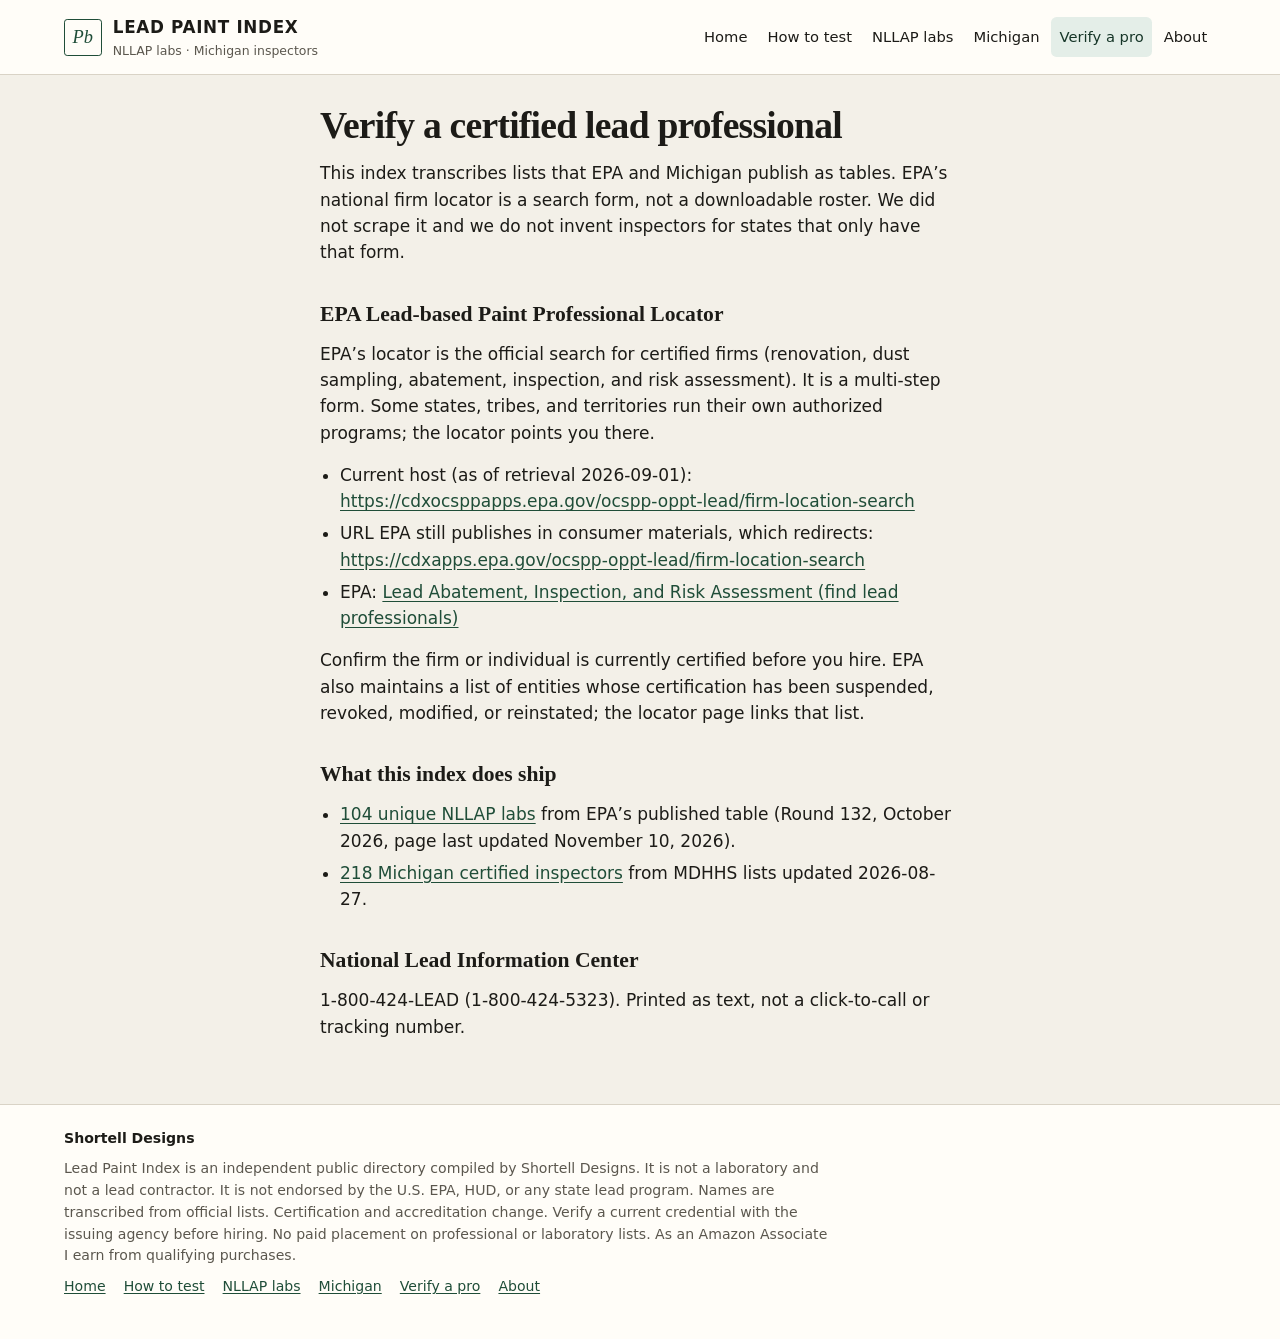
<file: verify.html>
<!DOCTYPE html>
<html lang="en">
<head>
  <meta charset="utf-8">
  <meta name="viewport" content="width=device-width, initial-scale=1">
  <title>Verify a Lead Professional on EPA’s Locator</title>
  <meta name="description" content="EPA’s firm locator is a search form, not a downloadable roster. This index does not scrape it or invent names. Confirm certification on EPA before you hire.">
  <link rel="canonical" href="https://shortelldesigns.github.io/lead-paint-index/verify.html">
  <link rel="stylesheet" href="css/style.css">
</head>
<body>
  <a class="skip" href="#main">Skip to content</a>
  <header class="site-header">
    <div class="header-inner">
      <a class="brand" href="index.html">
        <span class="brand-mark" aria-hidden="true">Pb</span>
        <span class="brand-text">
          <span class="brand-name">Lead Paint Index</span>
          <span class="brand-sub">NLLAP labs · Michigan inspectors</span>
        </span>
      </a>
      <nav aria-label="Primary">
        <a href="index.html">Home</a>
        <a href="how-to.html">How to test</a>
        <a href="labs.html">NLLAP labs</a>
        <a href="michigan.html">Michigan</a>
        <a href="verify.html" aria-current="page">Verify a pro</a>
        <a href="about.html">About</a>
      </nav>
    </div>
  </header>
  <main id="main">
    <article class="wrap-prose prose">

      <h1>Verify a certified lead professional</h1>
      <p>This index transcribes lists that EPA and Michigan publish as tables. EPA’s national firm locator is a search form, not a downloadable roster. We did not scrape it and we do not invent inspectors for states that only have that form.</p>
      <h2>EPA Lead-based Paint Professional Locator</h2>
      <p>EPA’s locator is the official search for certified firms (renovation, dust sampling, abatement, inspection, and risk assessment). It is a multi-step form. Some states, tribes, and territories run their own authorized programs; the locator points you there.</p>
      <ul>
        <li>Current host (as of retrieval 2026-09-01): <a href="https://cdxocsppapps.epa.gov/ocspp-oppt-lead/firm-location-search">https://cdxocsppapps.epa.gov/ocspp-oppt-lead/firm-location-search</a></li>
        <li>URL EPA still publishes in consumer materials, which redirects: <a href="https://cdxapps.epa.gov/ocspp-oppt-lead/firm-location-search">https://cdxapps.epa.gov/ocspp-oppt-lead/firm-location-search</a></li>
        <li>EPA: <a href="https://www.epa.gov/lead/lead-abatement-inspection-and-risk-assessment">Lead Abatement, Inspection, and Risk Assessment (find lead professionals)</a></li>
      </ul>
      <p>Confirm the firm or individual is currently certified before you hire. EPA also maintains a list of entities whose certification has been suspended, revoked, modified, or reinstated; the locator page links that list.</p>
      <h2>What this index does ship</h2>
      <ul>
        <li><a href="labs.html">104 unique NLLAP labs</a> from EPA’s published table (Round 132, October 2026, page last updated November 10, 2026).</li>
        <li><a href="michigan.html">218 Michigan certified inspectors</a> from MDHHS lists updated 2026-08-27.</li>
      </ul>
      <h2>National Lead Information Center</h2>
      <p>1-800-424-LEAD (1-800-424-5323). Printed as text, not a click-to-call or tracking number.</p>

    </article>
  </main>
  <footer class="site-footer">
    <div class="wrap">
      <p class="byline">Shortell Designs</p>
      <p>Lead Paint Index is an independent public directory compiled by Shortell Designs. It is not a laboratory and not a lead contractor. It is not endorsed by the U.S. EPA, HUD, or any state lead program. Names are transcribed from official lists. Certification and accreditation change. Verify a current credential with the issuing agency before hiring. No paid placement on professional or laboratory lists. As an Amazon Associate I earn from qualifying purchases.</p>
      <p class="foot-nav"><a href="index.html">Home</a> <a href="how-to.html">How to test</a> <a href="labs.html">NLLAP labs</a> <a href="michigan.html">Michigan</a> <a href="verify.html">Verify a pro</a> <a href="about.html">About</a></p>
    </div>
  </footer>
</body>
</html>
</file>
<file: css/style.css>
/* Lead Paint Index — same visual language as Radon Test Index; mobile-first, calm, no tracking, no cookie wall */
:root {
  --bg: #f3f0e8;
  --bg-2: #fffdf8;
  --ink: #1c1b17;
  --muted: #5b574e;
  --line: #d9d3c6;
  --pine: #1f4d38;
  --pine-2: #163628;
  --sage: #e4eee8;
  --violet: #ece8f5;
  --violet-ink: #3a3160;
  --sand: #f3ead4;
  --sand-ink: #5a4718;
  --note: #f6efe0;
  --note-edge: #8a6d32;
  --focus: #1f4d38;
  --max: 72rem;
  --prose: 40rem;
  --radius: 0.35rem;
}

*,
*::before,
*::after {
  box-sizing: border-box;
}

html {
  scroll-behavior: smooth;
}

body {
  margin: 0;
  color: var(--ink);
  background: var(--bg);
  font-family: "Source Sans 3", "Segoe UI", system-ui, -apple-system, sans-serif;
  font-size: 1.0625rem;
  line-height: 1.55;
}

.skip {
  position: absolute;
  left: 0.75rem;
  top: -3rem;
  background: var(--pine);
  color: #fff;
  padding: 0.4rem 0.7rem;
  z-index: 20;
}
.skip:focus {
  top: 0.75rem;
}

a {
  color: var(--pine);
  text-underline-offset: 0.15em;
}
a:hover {
  color: var(--pine-2);
}
a:focus-visible,
button:focus-visible,
input:focus-visible {
  outline: 2px solid var(--focus);
  outline-offset: 2px;
}

.wrap {
  width: min(100% - 2rem, var(--max));
  margin-inline: auto;
}
.wrap-prose {
  width: min(100% - 2rem, var(--prose));
  margin-inline: auto;
}

/* Header */
.site-header {
  border-bottom: 1px solid var(--line);
  background: var(--bg-2);
}
.header-inner {
  width: min(100% - 2rem, var(--max));
  margin-inline: auto;
  padding: 0.9rem 0 0.85rem;
  display: flex;
  flex-wrap: wrap;
  gap: 0.75rem 1.5rem;
  align-items: center;
  justify-content: space-between;
}
.brand {
  display: flex;
  gap: 0.7rem;
  align-items: center;
  text-decoration: none;
  color: inherit;
}
.brand-mark {
  flex: none;
  width: 2.35rem;
  height: 2.35rem;
  display: grid;
  place-items: center;
  border: 1.5px solid var(--pine);
  border-radius: 0.2rem;
  color: var(--pine);
  font-family: Georgia, "Iowan Old Style", "Palatino Linotype", serif;
  font-style: italic;
  font-size: 1.15rem;
  line-height: 1;
}
.brand-text {
  display: flex;
  flex-direction: column;
  gap: 0.05rem;
}
.brand-name {
  font-weight: 700;
  letter-spacing: 0.04em;
  font-size: 1.05rem;
  text-transform: uppercase;
}
.brand-sub {
  font-size: 0.78rem;
  color: var(--muted);
}

nav {
  display: flex;
  flex-wrap: wrap;
  gap: 0.15rem 0.15rem;
}
nav a {
  text-decoration: none;
  color: var(--ink);
  padding: 0.3rem 0.55rem;
  border-radius: var(--radius);
  font-size: 0.92rem;
}
nav a:hover,
nav a[aria-current="page"] {
  background: var(--sage);
  color: var(--pine-2);
}

/* Main */
main {
  padding: 1.75rem 0 3rem;
}
h1 {
  font-family: Georgia, "Iowan Old Style", Palatino, serif;
  font-weight: 600;
  font-size: clamp(1.7rem, 3.5vw, 2.35rem);
  line-height: 1.2;
  margin: 0 0 0.6rem;
  letter-spacing: -0.02em;
}
h2 {
  font-family: Georgia, "Iowan Old Style", Palatino, serif;
  font-weight: 600;
  font-size: 1.35rem;
  margin: 2rem 0 0.6rem;
}
h3 {
  font-size: 1.05rem;
  margin: 1.4rem 0 0.4rem;
}
p {
  margin: 0 0 1rem;
}
.lede {
  font-size: 1.12rem;
  color: var(--muted);
  max-width: 40rem;
}

/* Home cards */
.grid {
  display: grid;
  gap: 1rem;
  margin: 1.5rem 0;
}
@media (min-width: 640px) {
  .grid.states {
    grid-template-columns: repeat(2, 1fr);
  }
  .grid.two {
    grid-template-columns: 1fr 1fr;
  }
}
@media (min-width: 960px) {
  .grid.states {
    grid-template-columns: repeat(4, 1fr);
  }
}
.card {
  background: var(--bg-2);
  border: 1px solid var(--line);
  border-radius: 0.5rem;
  padding: 1.1rem 1.15rem 1.2rem;
  text-decoration: none;
  color: inherit;
  display: block;
}
a.card:hover {
  border-color: var(--pine);
}
.card h2,
.card h3 {
  margin-top: 0;
}
.stat {
  font-variant-numeric: tabular-nums;
  font-size: 2rem;
  font-weight: 600;
  color: var(--pine);
  line-height: 1.1;
  margin: 0.2rem 0 0.35rem;
}
.stat small {
  display: block;
  font-size: 0.85rem;
  font-weight: 500;
  color: var(--muted);
  margin-top: 0.25rem;
}
.kicker {
  font-size: 0.75rem;
  letter-spacing: 0.08em;
  text-transform: uppercase;
  color: var(--muted);
  font-weight: 600;
}

/* Notes / callouts */
.note {
  background: var(--note);
  border-left: 3px solid var(--note-edge);
  padding: 0.85rem 1rem;
  margin: 1.1rem 0 1.4rem;
  border-radius: 0 0.35rem 0.35rem 0;
}
.note p:last-child {
  margin-bottom: 0;
}

ul.plain,
ol.plain {
  padding-left: 1.2rem;
}
.meta {
  color: var(--muted);
  font-size: 0.92rem;
}

/* Filters */
.filters {
  display: flex;
  flex-wrap: wrap;
  gap: 0.65rem 1rem;
  align-items: end;
  margin: 1rem 0 1.1rem;
  padding: 0.85rem 0;
  border-top: 1px solid var(--line);
  border-bottom: 1px solid var(--line);
  position: sticky;
  top: 0;
  background: var(--bg);
  z-index: 5;
}
.filters label.field {
  display: flex;
  flex-direction: column;
  gap: 0.25rem;
  font-size: 0.8rem;
  font-weight: 600;
  color: var(--muted);
  flex: 1 1 14rem;
}
.filters input[type="search"] {
  font: inherit;
  padding: 0.45rem 0.6rem;
  border: 1px solid var(--line);
  border-radius: var(--radius);
  background: var(--bg-2);
  color: var(--ink);
  width: 100%;
}
.pills {
  display: flex;
  flex-wrap: wrap;
  gap: 0.35rem;
}
.pills label {
  font-size: 0.88rem;
  border: 1px solid var(--line);
  background: var(--bg-2);
  border-radius: 999px;
  padding: 0.28rem 0.7rem;
  cursor: pointer;
}
.pills input {
  appearance: none;
  width: 0;
  height: 0;
  position: absolute;
}
.pills input:checked ~ span,
.pills label:has(input:checked) {
  background: var(--pine);
  color: #fff;
  border-color: var(--pine);
}
.pills label:has(input:focus-visible) {
  outline: 2px solid var(--focus);
  outline-offset: 2px;
}
.shown {
  font-size: 0.9rem;
  color: var(--muted);
  margin: 0 0 0.75rem;
}

/* Directory table */
.table-scroll {
  overflow-x: auto;
}
table.dir {
  width: 100%;
  border-collapse: collapse;
  background: var(--bg-2);
  font-size: 0.95rem;
}
table.dir th {
  text-align: left;
  font-size: 0.75rem;
  letter-spacing: 0.06em;
  text-transform: uppercase;
  color: var(--muted);
  font-weight: 600;
  padding: 0.55rem 0.7rem;
  border-bottom: 1px solid var(--line);
  background: #f7f4ec;
  position: sticky;
  top: 0;
}
table.dir td {
  padding: 0.65rem 0.7rem;
  border-bottom: 1px solid var(--line);
  vertical-align: top;
}
table.dir tbody tr:hover {
  background: #faf7f0;
}
.name {
  font-weight: 600;
}
.city {
  white-space: nowrap;
}
.cred,
.src {
  color: var(--muted);
  font-size: 0.88rem;
}
.svc {
  display: inline-block;
  font-size: 0.78rem;
  font-weight: 600;
  letter-spacing: 0.02em;
  padding: 0.12rem 0.45rem;
  border-radius: 999px;
  white-space: nowrap;
}
.svc-m {
  background: var(--sage);
  color: var(--pine-2);
}
.svc-x {
  background: var(--violet);
  color: var(--violet-ink);
}
.svc-b {
  background: var(--sand);
  color: var(--sand-ink);
}

@media (max-width: 720px) {
  table.dir,
  table.dir thead,
  table.dir tbody,
  table.dir th,
  table.dir td,
  table.dir tr {
    display: block;
  }
  table.dir thead {
    display: none;
  }
  table.dir tr.pro {
    background: var(--bg-2);
    border: 1px solid var(--line);
    border-radius: 0.45rem;
    padding: 0.75rem 0.85rem 0.85rem;
    margin-bottom: 0.65rem;
  }
  table.dir td {
    border: 0;
    padding: 0.15rem 0;
  }
  table.dir td::before {
    content: attr(data-label);
    display: block;
    font-size: 0.7rem;
    letter-spacing: 0.06em;
    text-transform: uppercase;
    color: var(--muted);
    font-weight: 600;
    margin-bottom: 0.05rem;
  }
  table.dir td.name-cell::before {
    content: none;
  }
  table.dir td:empty,
  table.dir td.omit {
    display: none;
  }
  .city {
    white-space: normal;
  }
}

/* Prose pages */
.prose h1 {
  margin-bottom: 0.75rem;
}
.prose hr {
  border: 0;
  border-top: 1px solid var(--line);
  margin: 1.75rem 0;
}
.prose code {
  font-size: 0.9em;
  background: var(--sage);
  padding: 0.05em 0.3em;
  border-radius: 0.2rem;
}
.prose ul,
.prose ol {
  padding-left: 1.25rem;
  margin: 0 0 1rem;
}
.prose li {
  margin-bottom: 0.35rem;
}

/* Footer */
.site-footer {
  border-top: 1px solid var(--line);
  background: var(--bg-2);
  padding: 1.4rem 0 2rem;
  color: var(--muted);
  font-size: 0.88rem;
}
.site-footer .wrap {
  width: min(100% - 2rem, var(--max));
  margin-inline: auto;
}
.byline {
  color: var(--ink);
  font-weight: 600;
  margin-bottom: 0.4rem;
}
.site-footer p {
  margin: 0 0 0.55rem;
  max-width: 48rem;
}
.foot-nav {
  margin-top: 0.8rem;
}
.foot-nav a {
  margin-right: 0.85rem;
}

@media print {
  .site-header nav,
  .filters,
  .skip,
  .foot-nav {
    display: none;
  }
  body,
  .card,
  table.dir,
  .site-header,
  .site-footer {
    background: #fff;
  }
  a {
    color: inherit;
  }
}


/* === Trust / conversion pass (append) =====================================
   No webfonts, no photos, no Amazon chrome. Method-first kit cards.
   ======================================================================== */

nav a {
  min-height: 2.5rem;
  display: inline-flex;
  align-items: center;
}

/* Homepage: two jobs, stated before the roster. Not a storefront. */
.paths {
  display: grid;
  gap: 0.65rem;
  margin: 1.15rem 0 1.6rem;
}
@media (min-width: 640px) {
  .paths {
    grid-template-columns: 1fr 1fr;
  }
}
.paths-label {
  grid-column: 1 / -1;
  margin: 0;
  font-size: 0.75rem;
  letter-spacing: 0.08em;
  text-transform: uppercase;
  font-weight: 600;
  color: var(--muted);
}
a.path {
  display: block;
  background: var(--bg-2);
  border: 1px solid var(--line);
  border-left: 3px solid var(--pine);
  padding: 0.85rem 1rem;
  text-decoration: none;
  color: inherit;
  min-height: 2.75rem;
}
a.path:hover,
a.path:focus {
  border-color: var(--pine);
  color: inherit;
}
a.path strong {
  display: block;
  color: var(--pine-2);
  font-size: 1.02rem;
}
a.path span {
  display: block;
  color: var(--muted);
  font-size: 0.92rem;
  font-weight: 400;
  margin-top: 0.15rem;
}

.card-howto {
  border-top: 3px solid var(--pine);
}
.card-howto h2 {
  font-size: 1.2rem;
}

/* How-to page: two methods, then a quiet paid link. Not a shop. */
.kit-block {
  margin: 1.25rem 0 1.6rem;
  padding: 1rem 0 0.25rem;
  border-top: 1px solid var(--line);
}
.kit-lead {
  max-width: 40rem;
}
.kits {
  display: grid;
  gap: 0.85rem;
  margin: 0.85rem 0 1rem;
}
@media (min-width: 640px) {
  .kits { grid-template-columns: 1fr 1fr; }
}
.kit {
  background: var(--bg-2);
  border: 1px solid var(--line);
  padding: 0.95rem 1rem 1.05rem;
}
.kit h3 {
  margin: 0.15rem 0 0.4rem;
  font-family: Georgia, "Iowan Old Style", Palatino, serif;
  font-size: 1.15rem;
  font-weight: 600;
}
.kit p:last-child { margin-bottom: 0; }
a.kit-link {
  display: inline-flex;
  align-items: center;
  flex-wrap: wrap;
  gap: 0.35rem 0.5rem;
  min-height: 2.75rem;
  padding: 0.35rem 0;
  font-weight: 600;
  text-decoration: underline;
  text-underline-offset: 0.18em;
}
.paid {
  font-weight: 500;
  font-style: italic;
  color: var(--muted);
  font-size: 0.88em;
}

/* Lead Paint Index — extras */
.grid.three {
  display: grid;
  gap: 1rem;
}
@media (min-width: 640px) {
  .grid.three { grid-template-columns: repeat(3, 1fr); }
}
.kit.span-2 { grid-column: 1 / -1; }
@media (min-width: 640px) {
  .kits.three { grid-template-columns: 1fr 1fr 1fr; }
}
.rec {
  display: inline-block;
  font-size: 0.75rem;
  font-weight: 600;
  letter-spacing: 0.04em;
  text-transform: uppercase;
  padding: 0.12rem 0.45rem;
  border-radius: 999px;
  margin-bottom: 0.35rem;
}
.rec-yes { background: var(--sage); color: var(--pine-2); }
.rec-no { background: var(--sand); color: var(--sand-ink); }
.county {
  margin: 1.75rem 0 0.4rem;
  font-size: 0.8rem;
  letter-spacing: 0.08em;
  text-transform: uppercase;
  color: var(--muted);
}
.phone {
  font-variant-numeric: tabular-nums;
  white-space: nowrap;
}
.dup {
  font-size: 0.85rem;
  color: var(--muted);
  font-style: italic;
}

/* Designer pack 2026-11-09: how-to fold CTA (kit link + disclosure before first paid) */
.fold-cta {
  margin: 0 0 1.4rem;
  padding: 1rem 1rem 1.05rem;
  background: var(--bg-2);
  border: 1px solid var(--line);
  border-radius: 0.5rem;
}
.fold-cta .kicker { margin: 0 0 0.5rem; }
.fold-cta .pick-links {
  list-style: none;
  padding: 0;
  margin: 0;
  display: grid;
  gap: 0.35rem;
}
.fold-cta .pick-note {
  margin: 0.65rem 0 0.55rem;
  font-size: 0.88rem;
  color: var(--muted);
}
.fold-cta .kit-link,
.fold-cta a.btn {
  display: flex;
  align-items: center;
  justify-content: center;
  width: 100%;
  min-height: 2.75rem;
  padding: 0.55rem 0.85rem;
  box-sizing: border-box;
  background: var(--pine);
  color: #f6f3ea !important;
  text-decoration: none;
  font-weight: 700;
  border-radius: 0.5rem;
  text-align: center;
  line-height: 1.25;
  flex-wrap: wrap;
  column-gap: 0.35em;
}
.fold-cta a.btn-secondary {
  background: transparent;
  color: var(--pine-2) !important;
  border: 2px solid var(--pine-2);
  margin-top: 0.35rem;
}
.fold-cta .kit-link .paid { color: #d7e5db; font-style: normal; font-weight: 500; }
@media (max-width: 639px) {
  .fold-cta .kit-link {
    min-height: 2.75rem;
    padding: 0.5rem 0.75rem;
    font-size: 0.95rem;
  }
}

/* Designer iOS-664 fold pack 2026-11-10 */
@media (max-width: 430px) {
  .header-inner { padding: 0.55rem 0 0.5rem; gap: 0.4rem 1rem; }
  h1 { font-size: 1.4rem; margin-bottom: 0.4rem; }
  .paths { margin: 0.35rem 0 0.8rem; }
  .grid.three { margin-top: 0.35rem; gap: 0.65rem; }
  .card { padding: 0.75rem 0.85rem; }
}
</file>
